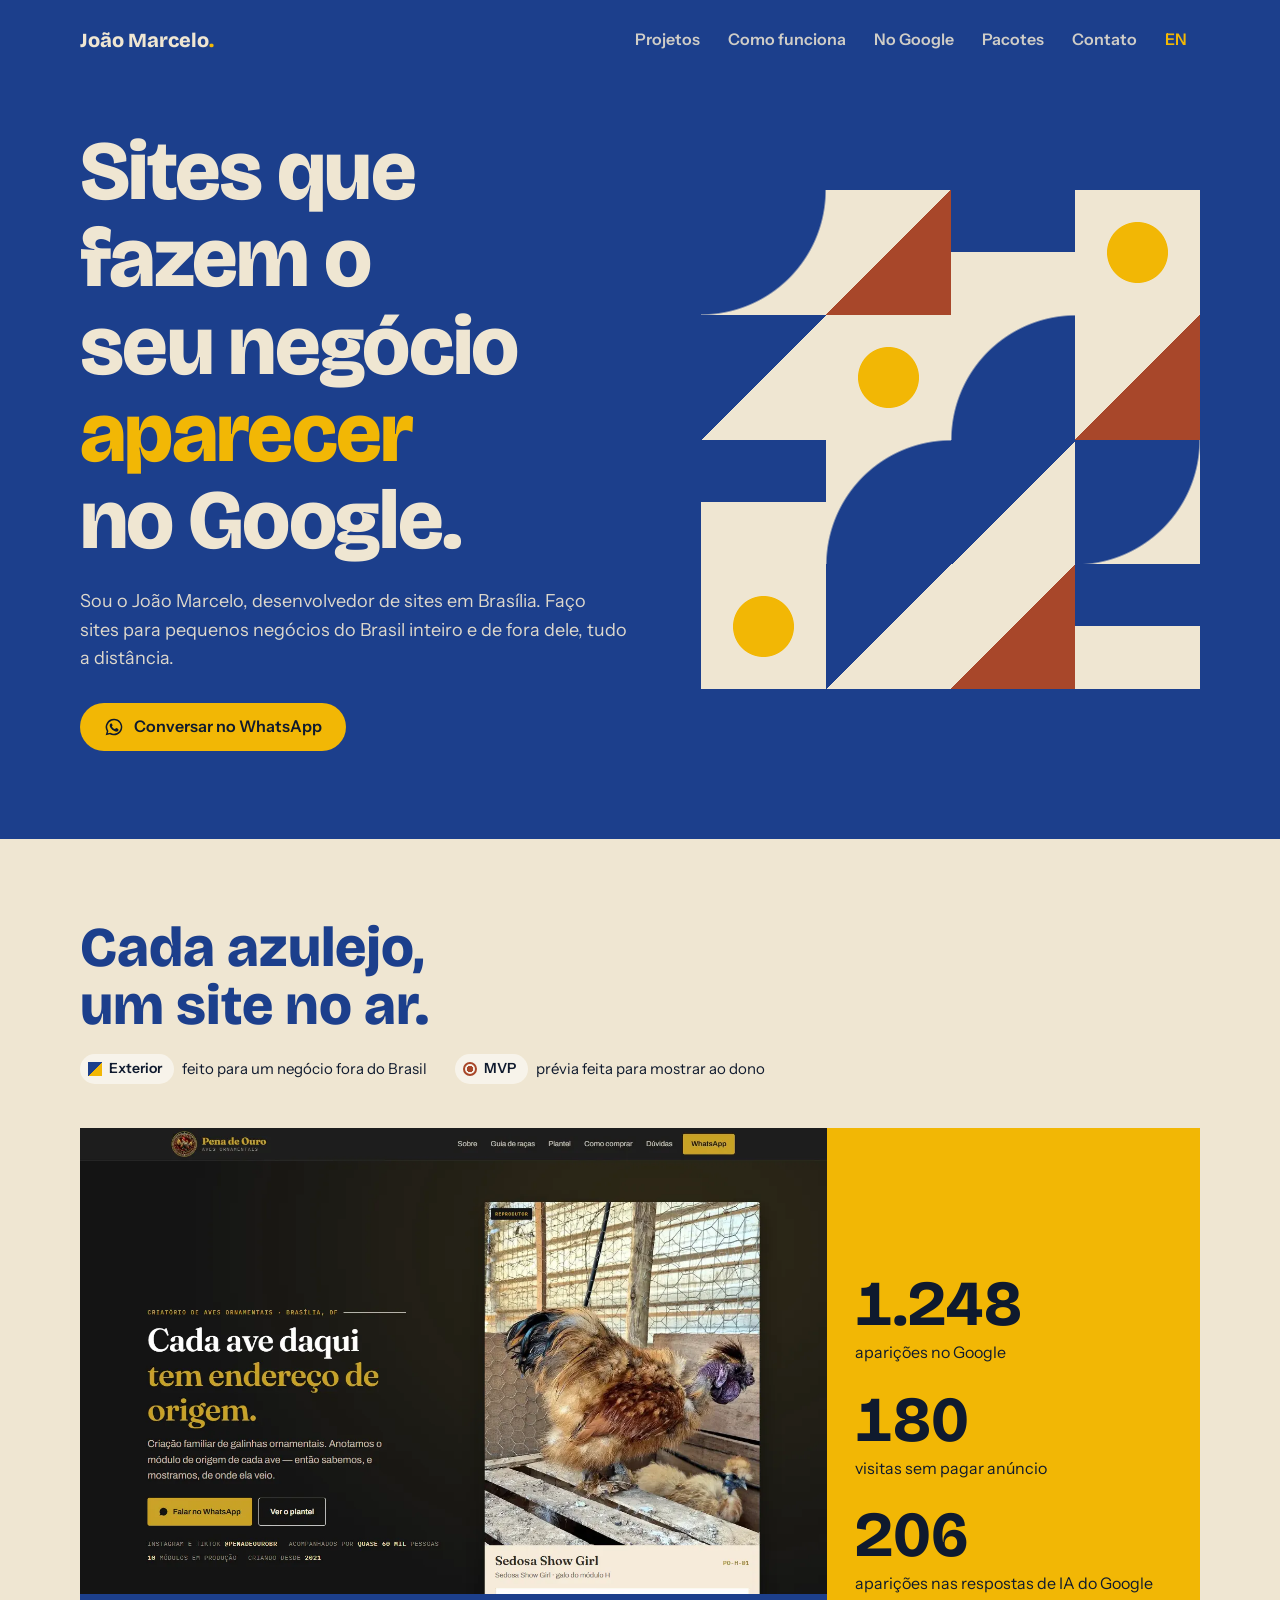
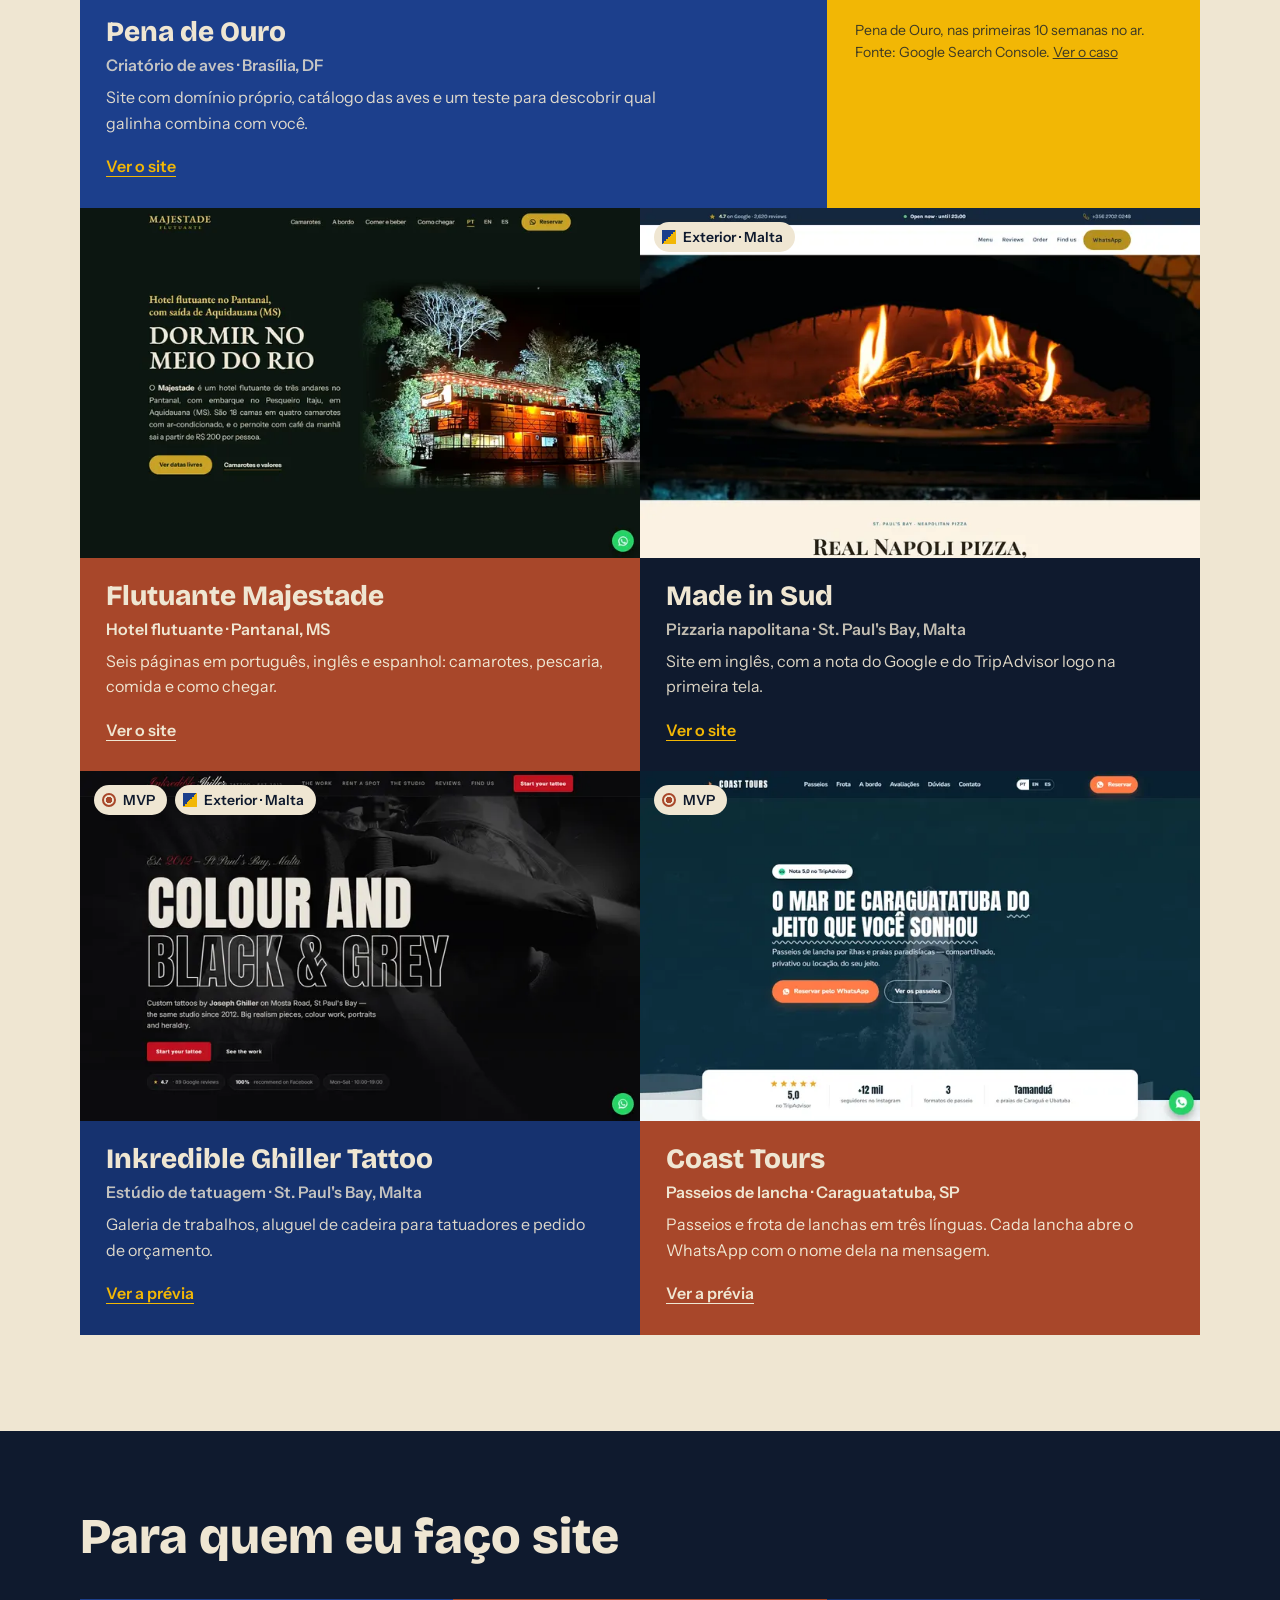
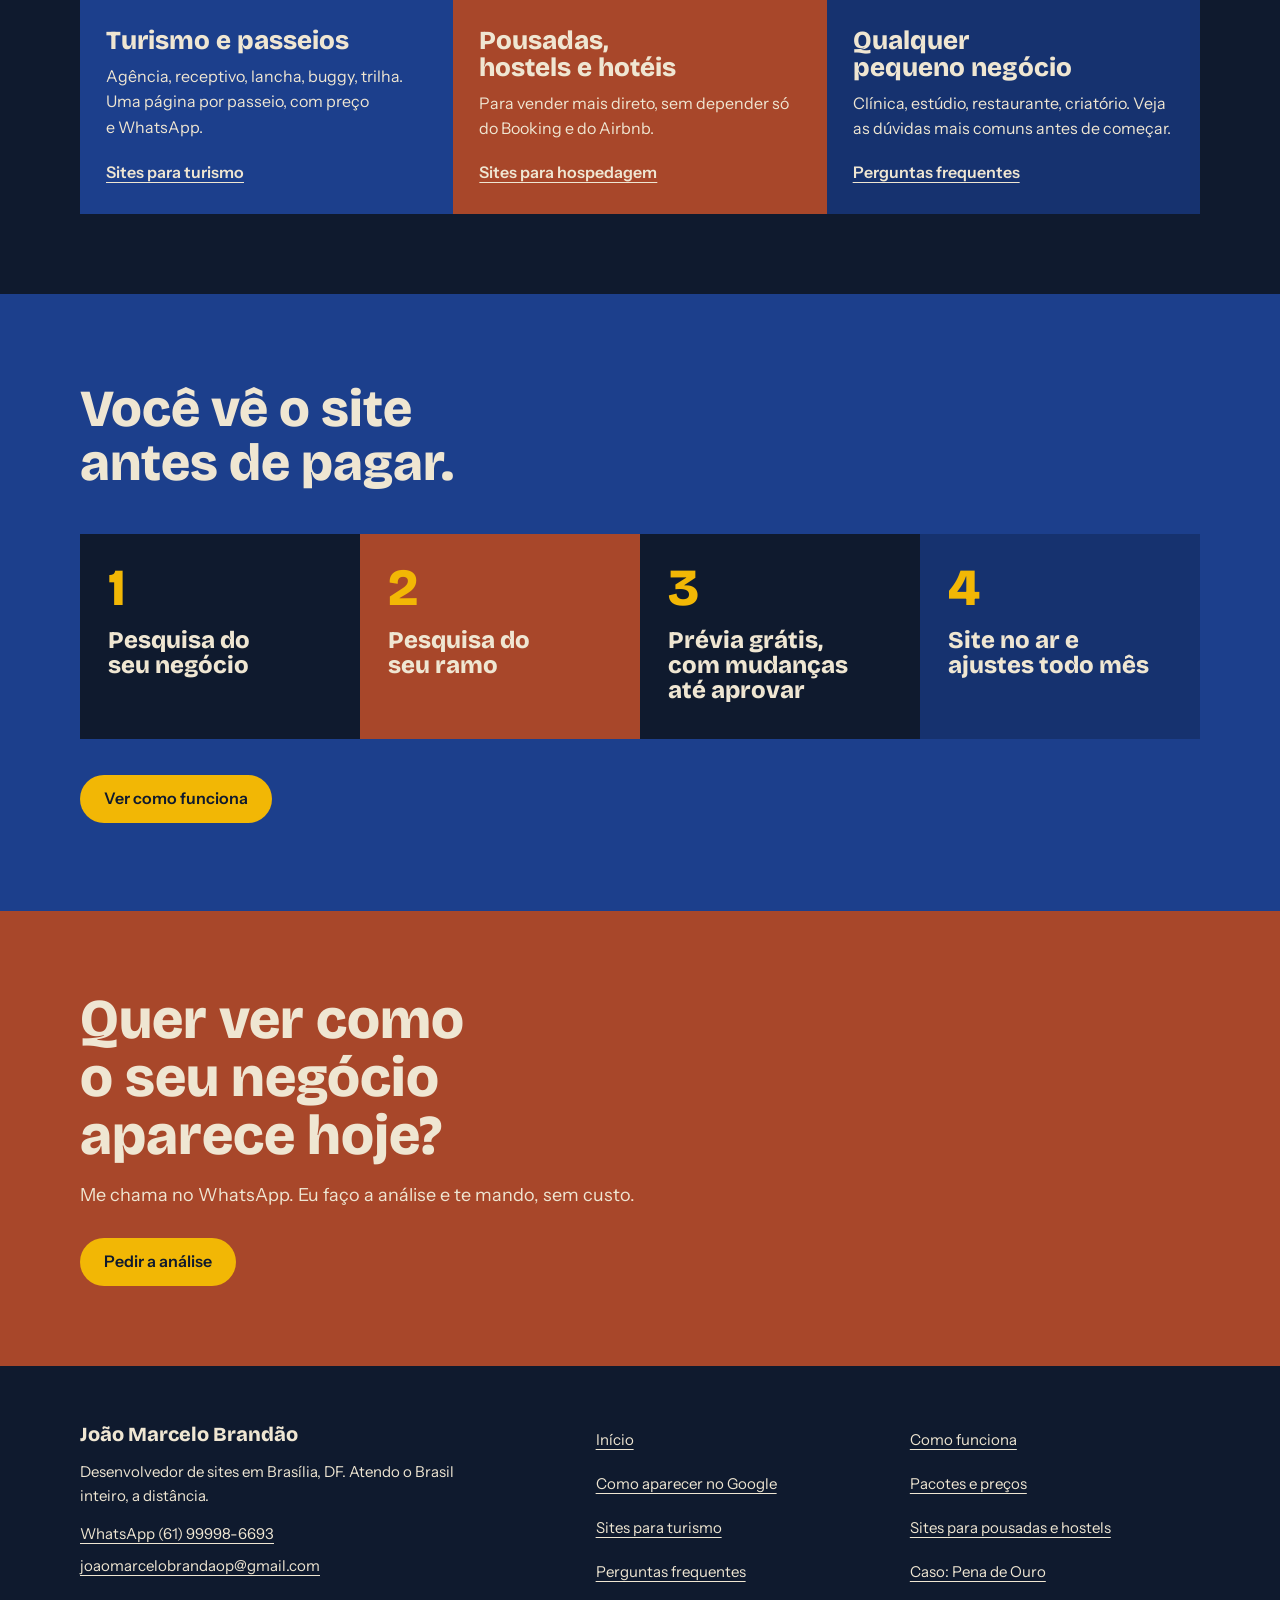
<file: index.html>
<!doctype html>
<html lang="pt-BR">
<head>
<meta charset="utf-8">
<meta name="viewport" content="width=device-width,initial-scale=1">
<title>Criação de sites para pequenos negócios · João Marcelo, Brasília</title>
<meta name="description" content="Sites para pequenos negócios do Brasil inteiro, prontos para o Google e para as respostas de IA. Você vê a prévia grátis antes de pagar. João Marcelo, desenvolvedor em Brasília.">
<link rel="icon" href="data:image/svg+xml,%3Csvg xmlns=%27http://www.w3.org/2000/svg%27 viewBox=%270 0 32 32%27%3E%3Crect width=%2732%27 height=%2732%27 fill=%27%23EFE6D2%27/%3E%3Cpath d=%27M0 0h32L0 32z%27 fill=%27%231C3F8C%27/%3E%3Ccircle cx=%2722%27 cy=%2722%27 r=%276%27 fill=%27%23F2B705%27/%3E%3C/svg%3E">
<meta property="og:title" content="Criação de sites para pequenos negócios · João Marcelo, Brasília">
<meta property="og:description" content="Sites para pequenos negócios do Brasil inteiro, prontos para o Google e para as respostas de IA. Você vê a prévia grátis antes de pagar. João Marcelo, desenvolvedor em Brasília.">
<meta property="og:type" content="website">
<meta property="og:locale" content="pt_BR">
<meta property="og:url" content="https://sitesjm.vercel.app/">
<meta property="og:image" content="https://sitesjm.vercel.app/img/og-sitesjm.png">
<meta name="theme-color" content="#1C3F8C">
<link rel="canonical" href="https://sitesjm.vercel.app/">
<link rel="alternate" hreflang="pt-BR" href="index.html">
<link rel="alternate" hreflang="en" href="en/index.html">
<link rel="alternate" hreflang="x-default" href="index.html">
<link rel="preload" href="fontes/bricolage-grotesque.woff2" as="font" type="font/woff2" crossorigin>
<meta name="google-site-verification" content="8ZKzTC0B5Ihp3Thubr1nm3-XYQKCFO49eeLTrexm690" />
<script type="application/ld+json">
{
 "@context": "https://schema.org",
 "@graph": [
  {
   "@type": "WebSite",
   "@id": "https://sitesjm.vercel.app/#site",
   "url": "https://sitesjm.vercel.app/",
   "name": "João Marcelo · Sites para pequenos negócios",
   "inLanguage": [
    "pt-BR",
    "en"
   ],
   "publisher": {
    "@id": "https://sitesjm.vercel.app/#negocio"
   }
  },
  {
   "@type": "Person",
   "@id": "https://sitesjm.vercel.app/#joao",
   "name": "João Marcelo Brandão",
   "jobTitle": "Desenvolvedor de sites",
   "worksFor": {
    "@id": "https://sitesjm.vercel.app/#negocio"
   },
   "address": {
    "@type": "PostalAddress",
    "addressLocality": "Brasília",
    "addressRegion": "DF",
    "addressCountry": "BR"
   },
   "knowsLanguage": [
    "pt-BR",
    "en"
   ],
   "knowsAbout": [
    "Criação de sites",
    "SEO",
    "SEO local",
    "Otimização para respostas de IA",
    "Sites para turismo",
    "Sites para hospedagem"
   ]
  },
  {
   "@type": "ProfessionalService",
   "@id": "https://sitesjm.vercel.app/#negocio",
   "name": "João Marcelo · Sites para pequenos negócios",
   "url": "https://sitesjm.vercel.app/",
   "founder": {
    "@id": "https://sitesjm.vercel.app/#joao"
   },
   "description": "Criação de sites para pequenos negócios, prontos para aparecer no Google e nas respostas de IA. Prévia grátis antes de pagar. Atendimento a distância, para todo o Brasil e o exterior.",
   "telephone": "+55 61 99998-6693",
   "email": "joaomarcelobrandaop@gmail.com",
   "image": "https://sitesjm.vercel.app/img/og-sitesjm.png",
   "priceRange": "R$ 0 – R$ 2.100",
   "address": {
    "@type": "PostalAddress",
    "addressLocality": "Brasília",
    "addressRegion": "DF",
    "addressCountry": "BR"
   },
   "areaServed": [
    {
     "@type": "Country",
     "name": "Brasil"
    },
    {
     "@type": "Country",
     "name": "Malta"
    }
   ],
   "hasOfferCatalog": {
    "@type": "OfferCatalog",
    "name": "Pacotes de site",
    "itemListElement": [
     {
      "@type": "Offer",
      "name": "Essencial",
      "price": "900",
      "priceCurrency": "BRL",
      "description": "Site de uma página longa. Mais R$ 100 por mês.",
      "url": "https://sitesjm.vercel.app/pacotes.html"
     },
     {
      "@type": "Offer",
      "name": "Profissional",
      "price": "1500",
      "priceCurrency": "BRL",
      "description": "Site com até 5 páginas, uma por serviço. Mais R$ 80 por mês.",
      "url": "https://sitesjm.vercel.app/pacotes.html"
     },
     {
      "@type": "Offer",
      "name": "Completo",
      "price": "2100",
      "priceCurrency": "BRL",
      "description": "Site com várias páginas e até 3 línguas. 3 meses sem mensalidade, depois R$ 80 por mês.",
      "url": "https://sitesjm.vercel.app/pacotes.html"
     },
     {
      "@type": "Offer",
      "name": "Assinatura",
      "price": "0",
      "priceCurrency": "BRL",
      "description": "Site de uma página sem entrada, por R$ 149 por mês, com fidelidade de 12 meses.",
      "url": "https://sitesjm.vercel.app/pacotes.html"
     }
    ]
   },
   "makesOffer": [
    {
     "@type": "Offer",
     "itemOffered": {
      "@id": "https://sitesjm.vercel.app/sites-para-turismo.html#servico"
     }
    },
    {
     "@type": "Offer",
     "itemOffered": {
      "@id": "https://sitesjm.vercel.app/sites-para-hospedagem.html#servico"
     }
    }
   ]
  }
 ]
}
</script>
<link rel="stylesheet" href="estilo.css">
</head>
<body>
<a class="pular" href="#conteudo">Pular para o conteúdo</a>

<header class="wrap topo">
  <a class="marca" href="#">João Marcelo<span>.</span></a>
  <nav><a href="#projetos">Projetos</a><a href="como-funciona.html">Como funciona</a><a href="google.html">No Google</a><a href="pacotes.html">Pacotes</a><a href="#contato">Contato</a><a class="lingua" href="en/index.html" lang="en" hreflang="en">EN</a></nav>
</header>

<main id="conteudo">
<section class="wrap hero">
  <div>
    <h1>Sites que fazem o seu negócio <em>aparecer</em> no Google.</h1>
    <p>Sou o João Marcelo, desenvolvedor de sites em Brasília. Faço sites para pequenos negócios do Brasil inteiro e de fora dele, tudo a distância.</p>
    <a class="btn" data-wa="hero" href="#">
      <svg viewBox="0 0 24 24" fill="currentColor" aria-hidden="true"><path d="M12 2a10 10 0 0 0-8.6 15.1L2 22l5-1.3A10 10 0 1 0 12 2Zm0 18.2a8.2 8.2 0 0 1-4.2-1.2l-.3-.2-3 .8.8-2.9-.2-.3A8.2 8.2 0 1 1 12 20.2Zm4.5-6.1c-.2-.1-1.5-.7-1.7-.8-.2-.1-.4-.1-.6.1l-.8 1c-.1.2-.3.2-.5.1a6.7 6.7 0 0 1-3.3-2.9c-.3-.4.2-.4.7-1.3.1-.2 0-.3 0-.4l-.8-1.8c-.2-.5-.4-.4-.6-.4h-.5a1 1 0 0 0-.7.3 3 3 0 0 0-.9 2.2 5.2 5.2 0 0 0 1.1 2.7 11.8 11.8 0 0 0 4.5 4c1.7.7 2.3.8 3.2.6.5-.1 1.5-.6 1.7-1.2.2-.6.2-1.1.2-1.2-.1-.1-.3-.2-.5-.3Z"/></svg>
      Conversar no WhatsApp</a>
  </div>
  <div class="painel" aria-hidden="true">
    <i class="az q1" style="--i:0"></i><i class="az t2" style="--i:1"></i><i class="az h1" style="--i:2"></i><i class="az c1" style="--i:3"></i>
    <i class="az t1" style="--i:4"></i><i class="az c1" style="--i:5"></i><i class="az q2" style="--i:6"></i><i class="az t2" style="--i:7"></i>
    <i class="az h1" style="--i:8"></i><i class="az q2" style="--i:9"></i><i class="az t1" style="--i:10"></i><i class="az q1" style="--i:11"></i>
    <i class="az c1" style="--i:12"></i><i class="az t1" style="--i:13"></i><i class="az t2" style="--i:14"></i><i class="az h1" style="--i:15"></i>
  </div>
</section>

<section class="projetos" id="projetos">
  <div class="wrap">
    <h2>Cada azulejo, um site no ar.</h2>
    <div class="legenda">
      <span><b class="selo ext"><i></i>Exterior</b> feito para um negócio fora do Brasil</span>
      <span><b class="selo mvp"><i></i>MVP</b> prévia feita para mostrar ao dono</span>
    </div>

    <div class="grade">
      <a class="proj grande cor-azul" href="https://criatoriopenadeouro.com.br" target="_blank" rel="noopener">
        <div class="foto"><img src="img/pena-de-ouro-1440.webp" srcset="img/pena-de-ouro-720.webp 720w, img/pena-de-ouro-1440.webp 1440w" sizes="(max-width:860px) 100vw, 760px" width="1440" height="900" alt="Primeira tela do site do Pena de Ouro, com uma galinha ornamental"></div>
        <div class="info">
          <h3>Pena de Ouro</h3>
          <span class="onde">Criatório de aves · Brasília, DF</span>
          <p>Site com domínio próprio, catálogo das aves e um teste para descobrir qual galinha combina com você.</p>
          <span class="ver">Ver o site<span class="sr"> (abre em outra aba)</span></span>
        </div>
      </a>
      <div class="numeros">
        <div><strong>1.248</strong><span>aparições no Google</span></div>
        <div><strong>180</strong><span>visitas sem pagar anúncio</span></div>
        <div><strong>206</strong><span>aparições nas respostas de IA do Google</span></div>
        <small>Pena de Ouro, nas primeiras 10 semanas no ar. Fonte: Google Search Console. <a href="caso-pena-de-ouro.html">Ver o caso</a></small>
      </div>

      <a class="proj cor-terra" href="https://flutuantemajestade.com.br/" target="_blank" rel="noopener">
        <div class="foto"><img src="img/majestade-1440.webp" srcset="img/majestade-720.webp 720w, img/majestade-1440.webp 1440w" sizes="(max-width:860px) 100vw, 570px" width="1440" height="900" loading="lazy" alt="Primeira tela do site do Majestade, um hotel flutuante iluminado à noite no rio"></div>
        <div class="info">
          <h3>Flutuante Majestade</h3>
          <span class="onde">Hotel flutuante · Pantanal, MS</span>
          <p>Seis páginas em português, inglês e espanhol: camarotes, pescaria, comida e como chegar.</p>
          <span class="ver">Ver o site<span class="sr"> (abre em outra aba)</span></span>
        </div>
      </a>

      <a class="proj cor-noite" href="https://made-in-sud.vercel.app" target="_blank" rel="noopener">
        <div class="foto"><img src="img/made-in-sud-1440.webp" srcset="img/made-in-sud-720.webp 720w, img/made-in-sud-1440.webp 1440w" sizes="(max-width:860px) 100vw, 570px" width="1440" height="900" loading="lazy" alt="Primeira tela do site da Made in Sud, com o forno a lenha aceso">
          <div class="marcas"><b class="selo ext"><i></i>Exterior · Malta</b></div></div>
        <div class="info">
          <h3>Made in Sud</h3>
          <span class="onde">Pizzaria napolitana · St. Paul's Bay, Malta</span>
          <p>Site em inglês, com a nota do Google e do TripAdvisor logo na primeira tela.</p>
          <span class="ver">Ver o site<span class="sr"> (abre em outra aba)</span></span>
        </div>
      </a>

      <a class="proj cor-azulesc" href="https://inkredibel-ghiller-tattoo-malta.vercel.app" target="_blank" rel="noopener">
        <div class="foto"><img src="img/ghiller-1440.webp" srcset="img/ghiller-720.webp 720w, img/ghiller-1440.webp 1440w" sizes="(max-width:860px) 100vw, 570px" width="1440" height="900" loading="lazy" alt="Primeira tela do site do Inkredible Ghiller Tattoo, em preto e branco">
          <div class="marcas"><b class="selo mvp"><i></i>MVP</b><b class="selo ext"><i></i>Exterior · Malta</b></div></div>
        <div class="info">
          <h3>Inkredible Ghiller Tattoo</h3>
          <span class="onde">Estúdio de tatuagem · St. Paul's Bay, Malta</span>
          <p>Galeria de trabalhos, aluguel de cadeira para tatuadores e pedido de orçamento.</p>
          <span class="ver">Ver a prévia<span class="sr"> (abre em outra aba)</span></span>
        </div>
      </a>

      <a class="proj cor-terra" href="https://coast-tours.vercel.app" target="_blank" rel="noopener">
        <div class="foto"><img src="img/coast-tours-1440.webp" srcset="img/coast-tours-720.webp 720w, img/coast-tours-1440.webp 1440w" sizes="(max-width:860px) 100vw, 570px" width="1440" height="900" loading="lazy" alt="Primeira tela do site da Coast Tours, com o mar de Caraguatatuba">
          <div class="marcas"><b class="selo mvp"><i></i>MVP</b></div></div>
        <div class="info">
          <h3>Coast Tours</h3>
          <span class="onde">Passeios de lancha · Caraguatatuba, SP</span>
          <p>Passeios e frota de lanchas em três línguas. Cada lancha abre o WhatsApp com o nome dela na mensagem.</p>
          <span class="ver">Ver a prévia<span class="sr"> (abre em outra aba)</span></span>
        </div>
      </a>
    </div>
  </div>
</section>

<section class="paraquem">
  <div class="wrap">
    <h2>Para quem eu faço site</h2>
    <div class="cards">
      <a class="card" href="sites-para-turismo.html"><h3>Turismo e passeios</h3><p>Agência, receptivo, lancha, buggy, trilha. Uma página por passeio, com preço e WhatsApp.</p><span class="ver">Sites para turismo</span></a>
      <a class="card" href="sites-para-hospedagem.html"><h3>Pousadas, hostels e hotéis</h3><p>Para vender mais direto, sem depender só do Booking e do Airbnb.</p><span class="ver">Sites para hospedagem</span></a>
      <a class="card" href="perguntas-frequentes.html"><h3>Qualquer pequeno negócio</h3><p>Clínica, estúdio, restaurante, criatório. Veja as dúvidas mais comuns antes de começar.</p><span class="ver">Perguntas frequentes</span></a>
    </div>
  </div>
</section>

<section class="como" id="como">
  <div class="wrap">
    <h2>Você vê o site antes de pagar.</h2>
    <ol class="passos passos-4">
      <li><h3>Pesquisa do seu negócio</h3></li>
      <li><h3>Pesquisa do seu ramo</h3></li>
      <li><h3>Prévia grátis, com mudanças até aprovar</h3></li>
      <li><h3>Site no ar e ajustes todo mês</h3></li>
    </ol>
    <a class="btn" href="como-funciona.html">Ver como funciona</a>
  </div>
</section>

<section class="contato" id="contato">
  <div class="wrap">
    <h2>Quer ver como o seu negócio aparece hoje?</h2>
    <p>Me chama no WhatsApp. Eu faço a análise e te mando, sem custo.</p>
    <a class="btn" data-wa="contato" href="#">Pedir a análise</a>
  </div>
</section>
</main>

<footer class="rodape">
  <div class="wrap rodape-g">
    <div>
      <p class="r-nome">João Marcelo Brandão</p>
      <p>Desenvolvedor de sites em Brasília, DF. Atendo o Brasil inteiro, a distância.</p>
      <p><a href="https://wa.me/5561999986693">WhatsApp (61) 99998-6693</a><br><a href="mailto:joaomarcelobrandaop@gmail.com">joaomarcelobrandaop@gmail.com</a></p>
    </div>
    <nav aria-label="Páginas do site">
      <a href="index.html">Início</a>
      <a href="como-funciona.html">Como funciona</a>
      <a href="google.html">Como aparecer no Google</a>
      <a href="pacotes.html">Pacotes e preços</a>
      <a href="sites-para-turismo.html">Sites para turismo</a>
      <a href="sites-para-hospedagem.html">Sites para pousadas e hostels</a>
      <a href="perguntas-frequentes.html">Perguntas frequentes</a>
      <a href="caso-pena-de-ouro.html">Caso: Pena de Ouro</a>
    </nav>
  </div>
</footer>

<script>
/* ===== CONFIG: dados que você pode editar ===== */
const CONFIG = {
  whatsapp: "5561999986693",
  mensagens: {
    hero: "Oi, João! Vi seu portfólio e quero conversar sobre um site.",
    contato: "Oi, João! Quero a análise de como o meu negócio aparece no Google. Meu negócio é:"
  }
};

/* ===== INTEGRACOES: tudo desligado. Ligar só com banner de consentimento (regra 8). ===== */
const INTEGRACOES = {
  ga4: { ligado: false, id: "" },
  pixel: { ligado: false, id: "" }
};

document.querySelectorAll("[data-wa]").forEach(a => {
  const msg = CONFIG.mensagens[a.dataset.wa] || "";
  a.href = "https://wa.me/" + CONFIG.whatsapp + "?text=" + encodeURIComponent(msg);
  a.target = "_blank"; a.rel = "noopener";
});
</script>
</body>
</html>
</file>
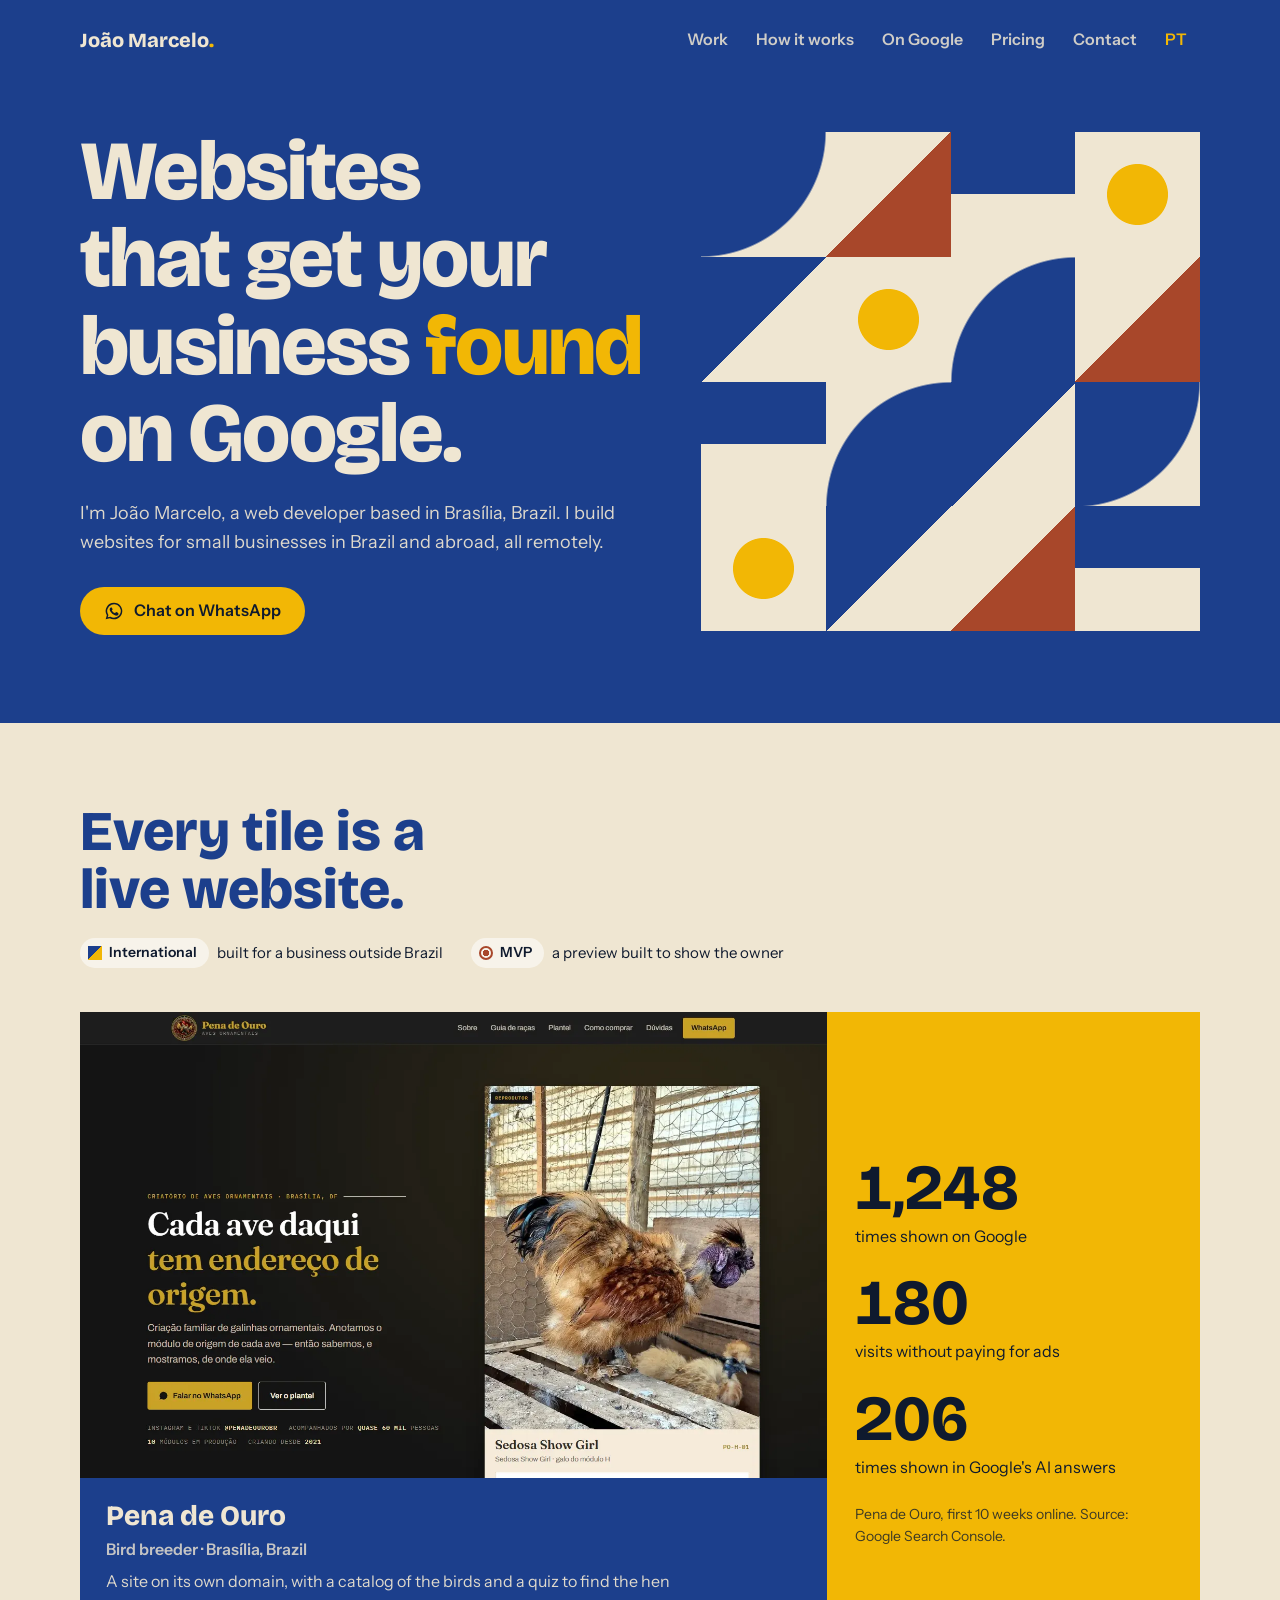
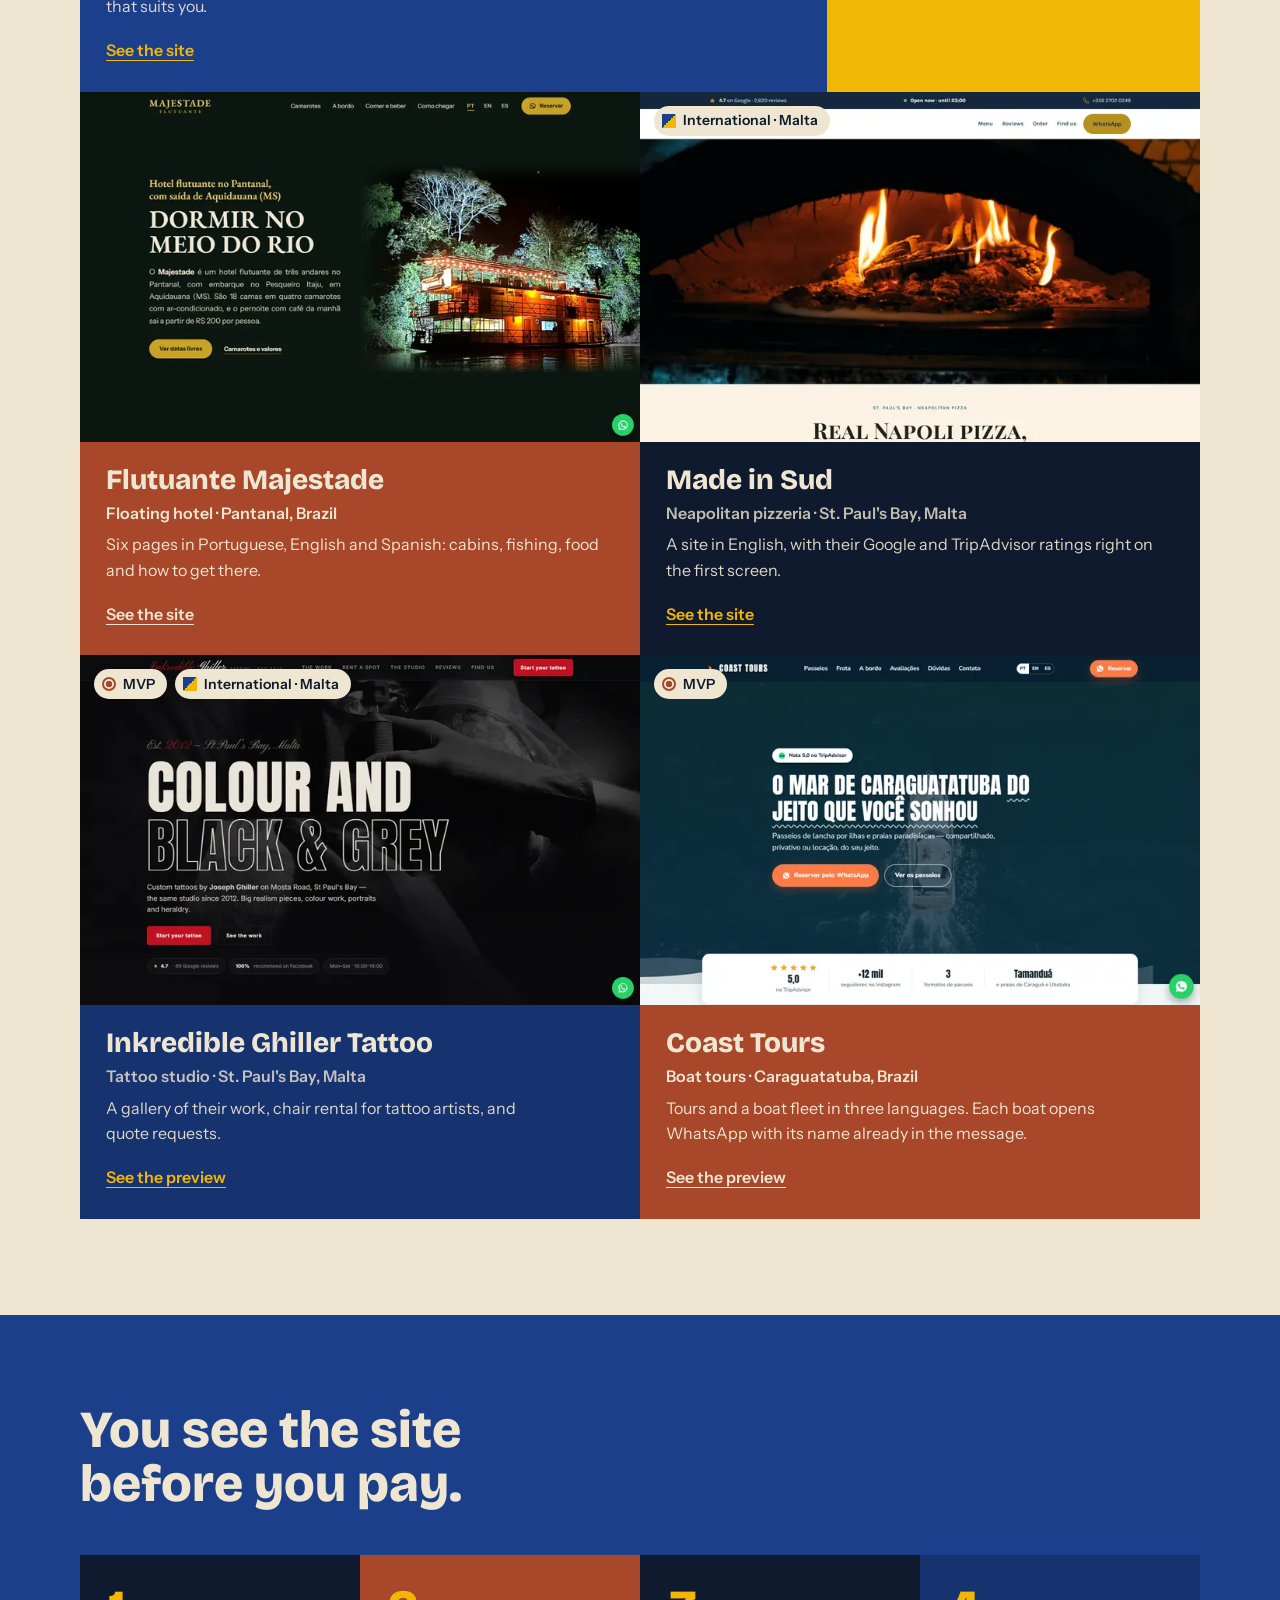
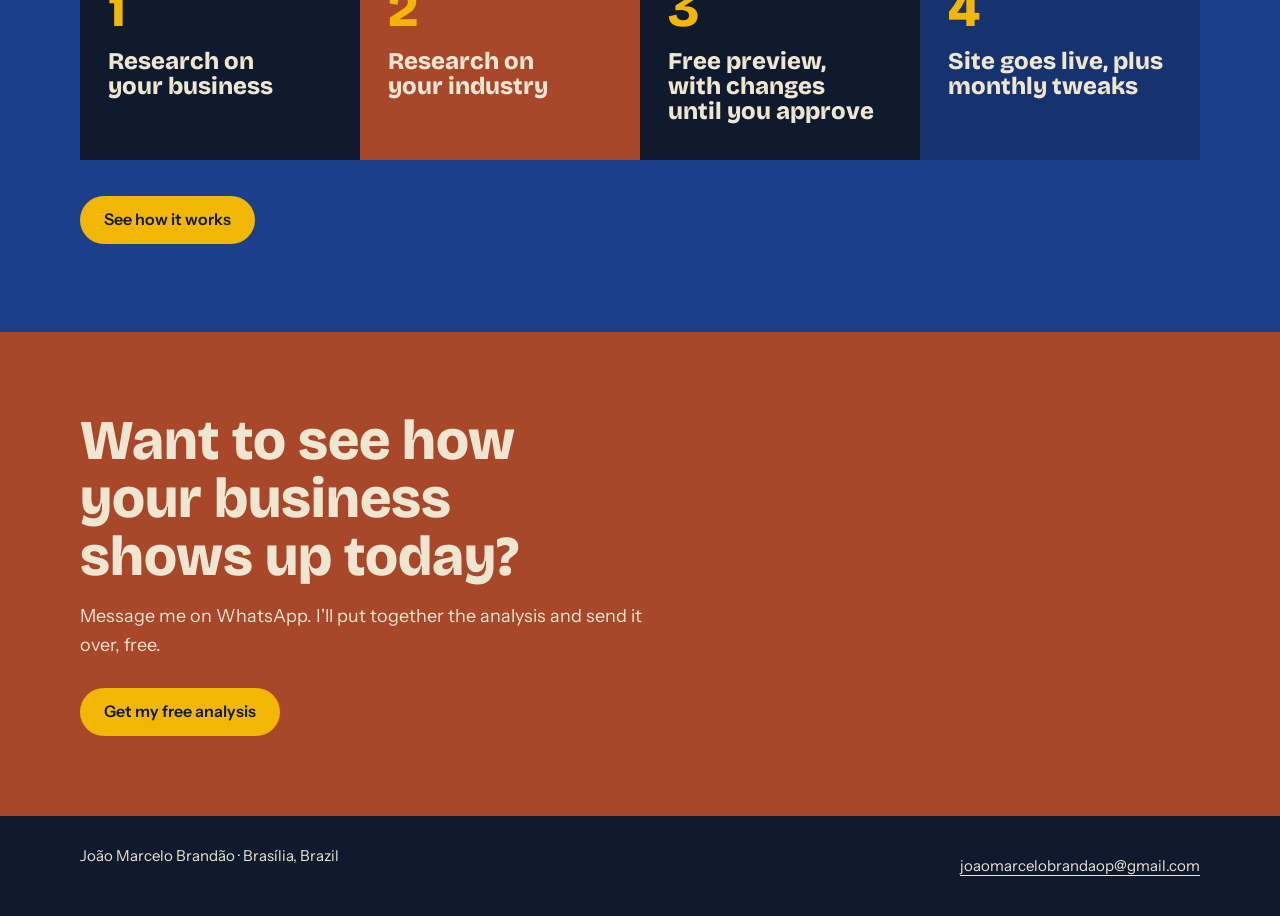
<file: en/index.html>
<!doctype html>
<html lang="en">
<head>
<meta charset="utf-8">
<meta name="viewport" content="width=device-width,initial-scale=1">
<title>João Marcelo · Websites for small businesses</title>
<meta name="description" content="João Marcelo, web developer based in Brasília, Brazil. Websites for small businesses in Brazil and abroad, built to get found on Google.">
<link rel="icon" href="data:image/svg+xml,%3Csvg xmlns=%27http://www.w3.org/2000/svg%27 viewBox=%270 0 32 32%27%3E%3Crect width=%2732%27 height=%2732%27 fill=%27%23EFE6D2%27/%3E%3Cpath d=%27M0 0h32L0 32z%27 fill=%27%231C3F8C%27/%3E%3Ccircle cx=%2722%27 cy=%2722%27 r=%276%27 fill=%27%23F2B705%27/%3E%3C/svg%3E">
<meta property="og:title" content="João Marcelo · Websites for small businesses">
<meta property="og:description" content="João Marcelo, web developer based in Brasília, Brazil. Websites for small businesses in Brazil and abroad, built to get found on Google.">
<meta property="og:type" content="website">
<meta property="og:locale" content="en_US">
<meta property="og:url" content="https://sitesjm.vercel.app/en/index.html">
<meta property="og:image" content="https://sitesjm.vercel.app/img/og-sitesjm.png">
<meta name="theme-color" content="#1C3F8C">
<link rel="canonical" href="https://sitesjm.vercel.app/en/index.html">
<link rel="alternate" hreflang="pt-BR" href="../index.html">
<link rel="alternate" hreflang="en" href="index.html">
<link rel="alternate" hreflang="x-default" href="../index.html">
<link rel="preload" href="../fontes/bricolage-grotesque.woff2" as="font" type="font/woff2" crossorigin>
<script type="application/ld+json">
{
 "@context": "https://schema.org",
 "@type": "ProfessionalService",
 "name": "João Marcelo · Websites for small businesses",
 "url": "https://sitesjm.vercel.app/en/index.html",
 "founder": {
  "@type": "Person",
  "name": "João Marcelo Brandão"
 },
 "description": "Websites for small businesses, built to show up on Google and in AI answers. Fully remote.",
 "telephone": "+55 61 99998-6693",
 "email": "joaomarcelobrandaop@gmail.com",
 "address": {
  "@type": "PostalAddress",
  "addressLocality": "Brasília",
  "addressRegion": "DF",
  "addressCountry": "BR"
 },
 "areaServed": {
  "@type": "Country",
  "name": "Brasil"
 },
 "knowsLanguage": [
  "pt-BR",
  "en"
 ]
}
</script>
<link rel="stylesheet" href="../estilo.css">
</head>
<body>
<a class="pular" href="#conteudo">Skip to content</a>

<header class="wrap topo">
  <a class="marca" href="#">João Marcelo<span>.</span></a>
  <nav><a href="#projetos">Work</a><a href="how-it-works.html">How it works</a><a href="google.html">On Google</a><a href="pricing.html">Pricing</a><a href="#contato">Contact</a><a class="lingua" href="../index.html" lang="pt-BR" hreflang="pt-BR">PT</a></nav>
</header>

<main id="conteudo">
<section class="wrap hero">
  <div>
    <h1>Websites that get your business <em>found</em> on Google.</h1>
    <p>I'm João Marcelo, a web developer based in Brasília, Brazil. I build websites for small businesses in Brazil and abroad, all remotely.</p>
    <a class="btn" data-wa="hero" href="#">
      <svg viewBox="0 0 24 24" fill="currentColor" aria-hidden="true"><path d="M12 2a10 10 0 0 0-8.6 15.1L2 22l5-1.3A10 10 0 1 0 12 2Zm0 18.2a8.2 8.2 0 0 1-4.2-1.2l-.3-.2-3 .8.8-2.9-.2-.3A8.2 8.2 0 1 1 12 20.2Zm4.5-6.1c-.2-.1-1.5-.7-1.7-.8-.2-.1-.4-.1-.6.1l-.8 1c-.1.2-.3.2-.5.1a6.7 6.7 0 0 1-3.3-2.9c-.3-.4.2-.4.7-1.3.1-.2 0-.3 0-.4l-.8-1.8c-.2-.5-.4-.4-.6-.4h-.5a1 1 0 0 0-.7.3 3 3 0 0 0-.9 2.2 5.2 5.2 0 0 0 1.1 2.7 11.8 11.8 0 0 0 4.5 4c1.7.7 2.3.8 3.2.6.5-.1 1.5-.6 1.7-1.2.2-.6.2-1.1.2-1.2-.1-.1-.3-.2-.5-.3Z"/></svg>
      Chat on WhatsApp</a>
  </div>
  <div class="painel" aria-hidden="true">
    <i class="az q1" style="--i:0"></i><i class="az t2" style="--i:1"></i><i class="az h1" style="--i:2"></i><i class="az c1" style="--i:3"></i>
    <i class="az t1" style="--i:4"></i><i class="az c1" style="--i:5"></i><i class="az q2" style="--i:6"></i><i class="az t2" style="--i:7"></i>
    <i class="az h1" style="--i:8"></i><i class="az q2" style="--i:9"></i><i class="az t1" style="--i:10"></i><i class="az q1" style="--i:11"></i>
    <i class="az c1" style="--i:12"></i><i class="az t1" style="--i:13"></i><i class="az t2" style="--i:14"></i><i class="az h1" style="--i:15"></i>
  </div>
</section>

<section class="projetos" id="projetos">
  <div class="wrap">
    <h2>Every tile is a live website.</h2>
    <div class="legenda">
      <span><b class="selo ext"><i></i>International</b> built for a business outside Brazil</span>
      <span><b class="selo mvp"><i></i>MVP</b> a preview built to show the owner</span>
    </div>

    <div class="grade">
      <a class="proj grande cor-azul" href="https://criatoriopenadeouro.com.br" target="_blank" rel="noopener">
        <div class="foto"><img src="../img/pena-de-ouro-1440.webp" srcset="../img/pena-de-ouro-720.webp 720w, ../img/pena-de-ouro-1440.webp 1440w" sizes="(max-width:860px) 100vw, 760px" width="1440" height="900" alt="First screen of the Pena de Ouro website, showing an ornamental hen"></div>
        <div class="info">
          <h3>Pena de Ouro</h3>
          <span class="onde">Bird breeder · Brasília, Brazil</span>
          <p>A site on its own domain, with a catalog of the birds and a quiz to find the hen that suits you.</p>
          <span class="ver">See the site<span class="sr"> (opens in a new tab)</span></span>
        </div>
      </a>
      <div class="numeros">
        <div><strong>1,248</strong><span>times shown on Google</span></div>
        <div><strong>180</strong><span>visits without paying for ads</span></div>
        <div><strong>206</strong><span>times shown in Google's AI answers</span></div>
        <small>Pena de Ouro, first 10 weeks online. Source: Google Search Console.</small>
      </div>

      <a class="proj cor-terra" href="https://flutuantemajestade.com.br/" target="_blank" rel="noopener">
        <div class="foto"><img src="../img/majestade-1440.webp" srcset="../img/majestade-720.webp 720w, ../img/majestade-1440.webp 1440w" sizes="(max-width:860px) 100vw, 570px" width="1440" height="900" loading="lazy" alt="First screen of the Majestade website, a floating hotel lit up at night on the river"></div>
        <div class="info">
          <h3>Flutuante Majestade</h3>
          <span class="onde">Floating hotel · Pantanal, Brazil</span>
          <p>Six pages in Portuguese, English and Spanish: cabins, fishing, food and how to get there.</p>
          <span class="ver">See the site<span class="sr"> (opens in a new tab)</span></span>
        </div>
      </a>

      <a class="proj cor-noite" href="https://made-in-sud.vercel.app" target="_blank" rel="noopener">
        <div class="foto"><img src="../img/made-in-sud-1440.webp" srcset="../img/made-in-sud-720.webp 720w, ../img/made-in-sud-1440.webp 1440w" sizes="(max-width:860px) 100vw, 570px" width="1440" height="900" loading="lazy" alt="First screen of the Made in Sud website, with the wood-fired oven burning">
          <div class="marcas"><b class="selo ext"><i></i>International · Malta</b></div></div>
        <div class="info">
          <h3>Made in Sud</h3>
          <span class="onde">Neapolitan pizzeria · St. Paul's Bay, Malta</span>
          <p>A site in English, with their Google and TripAdvisor ratings right on the first screen.</p>
          <span class="ver">See the site<span class="sr"> (opens in a new tab)</span></span>
        </div>
      </a>

      <a class="proj cor-azulesc" href="https://inkredibel-ghiller-tattoo-malta.vercel.app" target="_blank" rel="noopener">
        <div class="foto"><img src="../img/ghiller-1440.webp" srcset="../img/ghiller-720.webp 720w, ../img/ghiller-1440.webp 1440w" sizes="(max-width:860px) 100vw, 570px" width="1440" height="900" loading="lazy" alt="First screen of the Inkredible Ghiller Tattoo website, in black and white">
          <div class="marcas"><b class="selo mvp"><i></i>MVP</b><b class="selo ext"><i></i>International · Malta</b></div></div>
        <div class="info">
          <h3>Inkredible Ghiller Tattoo</h3>
          <span class="onde">Tattoo studio · St. Paul's Bay, Malta</span>
          <p>A gallery of their work, chair rental for tattoo artists, and quote requests.</p>
          <span class="ver">See the preview<span class="sr"> (opens in a new tab)</span></span>
        </div>
      </a>

      <a class="proj cor-terra" href="https://coast-tours.vercel.app" target="_blank" rel="noopener">
        <div class="foto"><img src="../img/coast-tours-1440.webp" srcset="../img/coast-tours-720.webp 720w, ../img/coast-tours-1440.webp 1440w" sizes="(max-width:860px) 100vw, 570px" width="1440" height="900" loading="lazy" alt="First screen of the Coast Tours website, with the sea at Caraguatatuba">
          <div class="marcas"><b class="selo mvp"><i></i>MVP</b></div></div>
        <div class="info">
          <h3>Coast Tours</h3>
          <span class="onde">Boat tours · Caraguatatuba, Brazil</span>
          <p>Tours and a boat fleet in three languages. Each boat opens WhatsApp with its name already in the message.</p>
          <span class="ver">See the preview<span class="sr"> (opens in a new tab)</span></span>
        </div>
      </a>
    </div>
  </div>
</section>

<section class="como" id="como">
  <div class="wrap">
    <h2>You see the site before you pay.</h2>
    <ol class="passos passos-4">
      <li><h3>Research on your business</h3></li>
      <li><h3>Research on your industry</h3></li>
      <li><h3>Free preview, with changes until you approve</h3></li>
      <li><h3>Site goes live, plus monthly tweaks</h3></li>
    </ol>
    <a class="btn" href="how-it-works.html">See how it works</a>
  </div>
</section>

<section class="contato" id="contato">
  <div class="wrap">
    <h2>Want to see how your business shows up today?</h2>
    <p>Message me on WhatsApp. I'll put together the analysis and send it over, free.</p>
    <a class="btn" data-wa="contato" href="#">Get my free analysis</a>
  </div>
</section>
</main>

<footer class="rodape">
  <div class="wrap">
    <span>João Marcelo Brandão · Brasília, Brazil</span>
    <a href="mailto:joaomarcelobrandaop@gmail.com">joaomarcelobrandaop@gmail.com</a>
  </div>
</footer>

<script>
/* ===== CONFIG: dados que você pode editar ===== */
const CONFIG = {
  whatsapp: "5561999986693",
  mensagens: {
    hero: "Hi João! I saw your portfolio and I'd like to talk about a website.",
    contato: "Hi João! I'd like the free analysis of how my business shows up on Google. My business is:"
  }
};

/* ===== INTEGRACOES: tudo desligado. Ligar só com banner de consentimento (regra 8). ===== */
const INTEGRACOES = {
  ga4: { ligado: false, id: "" },
  pixel: { ligado: false, id: "" }
};

document.querySelectorAll("[data-wa]").forEach(a => {
  const msg = CONFIG.mensagens[a.dataset.wa] || "";
  a.href = "https://wa.me/" + CONFIG.whatsapp + "?text=" + encodeURIComponent(msg);
  a.target = "_blank"; a.rel = "noopener";
});
</script>
</body>
</html>
</file>
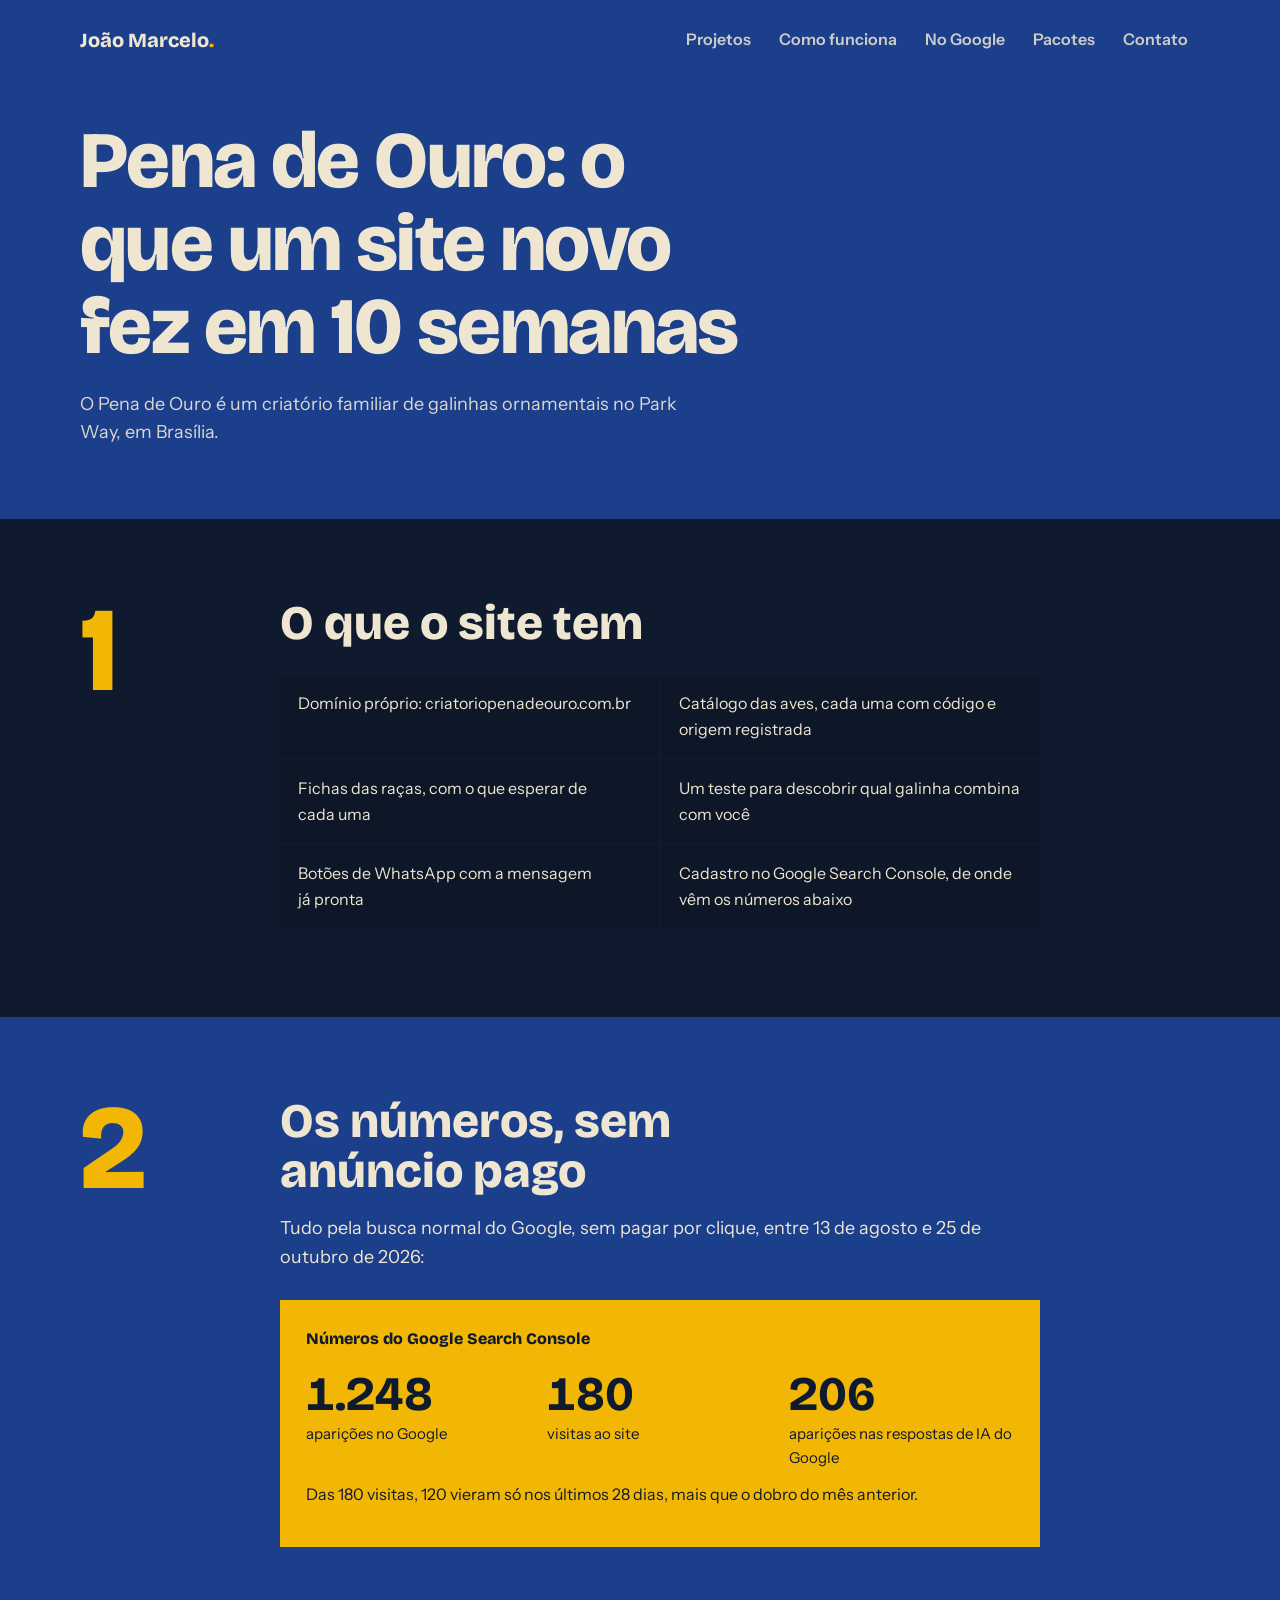
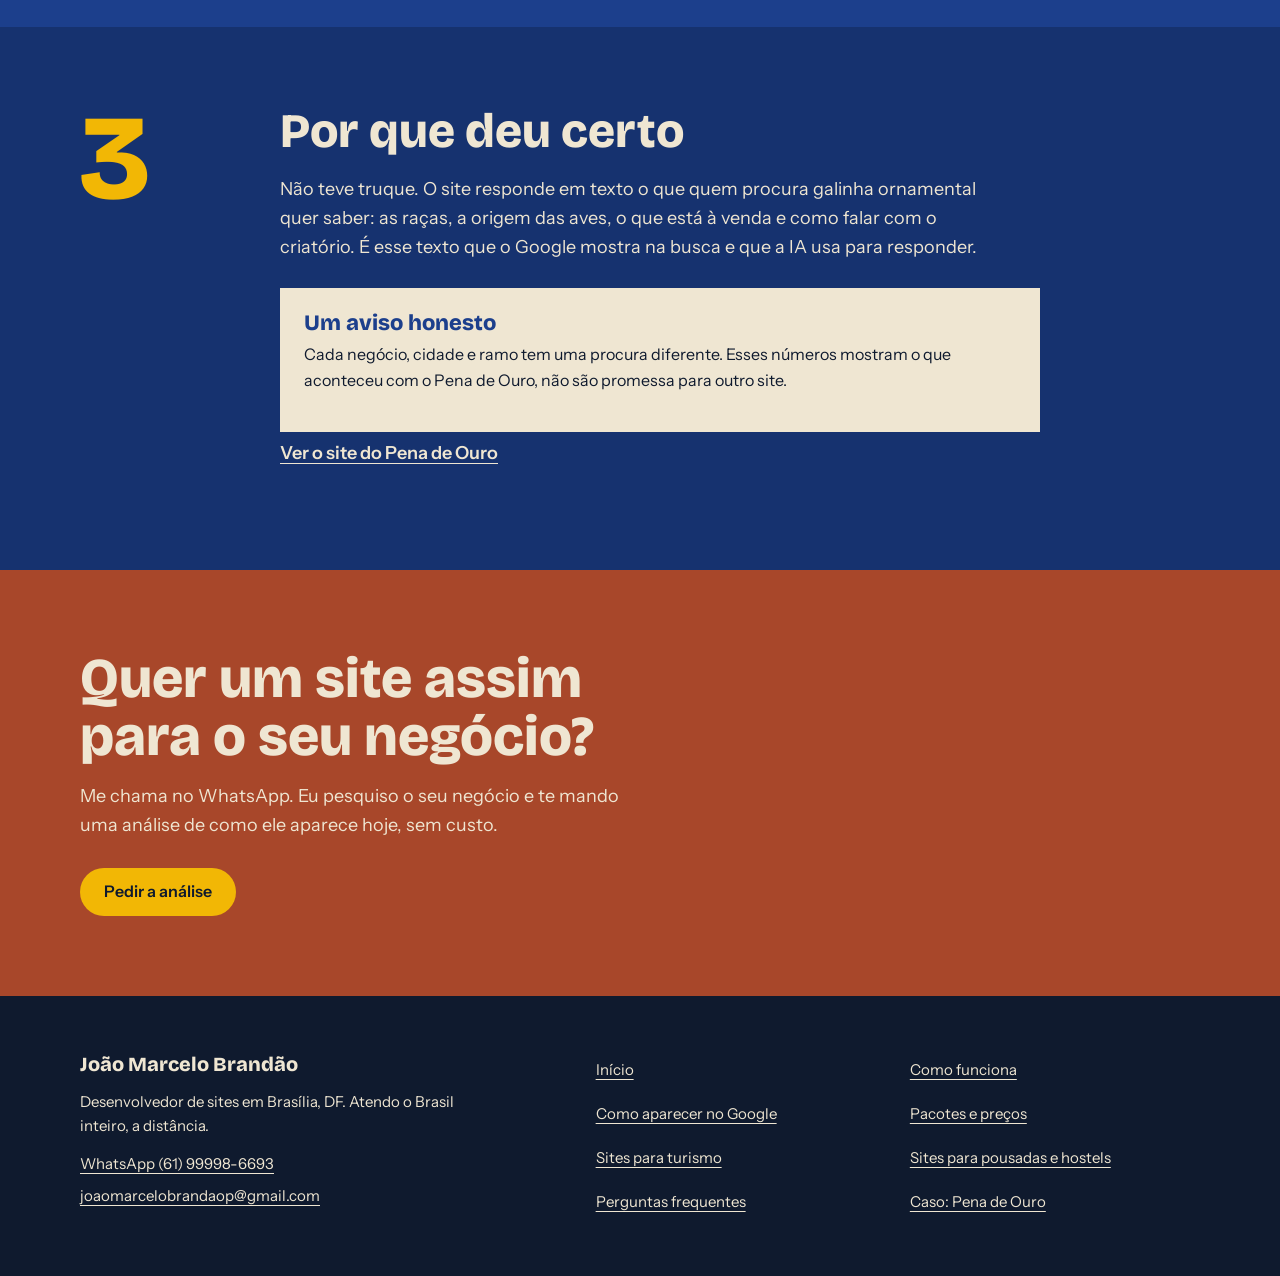
<file: caso-pena-de-ouro.html>
<!doctype html>
<html lang="pt-BR">
<head>
<meta charset="utf-8">
<meta name="viewport" content="width=device-width,initial-scale=1">
<title>Pena de Ouro: o que um site novo fez em 10 semanas · João Marcelo</title>
<meta name="description" content="Caso real: o site do criatório Pena de Ouro, em Brasília, apareceu 1.248 vezes no Google e 206 vezes nas respostas de IA do Google em 10 semanas, sem anúncio pago.">
<link rel="icon" href="data:image/svg+xml,%3Csvg xmlns=%27http://www.w3.org/2000/svg%27 viewBox=%270 0 32 32%27%3E%3Crect width=%2732%27 height=%2732%27 fill=%27%23EFE6D2%27/%3E%3Cpath d=%27M0 0h32L0 32z%27 fill=%27%231C3F8C%27/%3E%3Ccircle cx=%2722%27 cy=%2722%27 r=%276%27 fill=%27%23F2B705%27/%3E%3C/svg%3E">
<meta property="og:title" content="Pena de Ouro: o que um site novo fez em 10 semanas · João Marcelo">
<meta property="og:description" content="Caso real: o site do criatório Pena de Ouro, em Brasília, apareceu 1.248 vezes no Google e 206 vezes nas respostas de IA do Google em 10 semanas, sem anúncio pago.">
<meta property="og:type" content="website">
<meta property="og:locale" content="pt_BR">
<meta property="og:url" content="https://sitesjm.vercel.app/caso-pena-de-ouro.html">
<meta property="og:image" content="https://sitesjm.vercel.app/img/og-sitesjm.png">
<meta name="theme-color" content="#1C3F8C">
<link rel="canonical" href="https://sitesjm.vercel.app/caso-pena-de-ouro.html">
<link rel="preload" href="fontes/bricolage-grotesque.woff2" as="font" type="font/woff2" crossorigin>
<script type="application/ld+json">
{
 "@context": "https://schema.org",
 "@graph": [
  {
   "@type": "Article",
   "@id": "https://sitesjm.vercel.app/caso-pena-de-ouro.html#artigo",
   "headline": "Pena de Ouro: o que um site novo fez em 10 semanas",
   "author": {
    "@id": "https://sitesjm.vercel.app/#joao"
   },
   "publisher": {
    "@id": "https://sitesjm.vercel.app/#negocio"
   },
   "datePublished": "2026-11-02",
   "inLanguage": "pt-BR",
   "about": {
    "@type": "Organization",
    "name": "Criatório Pena de Ouro",
    "url": "https://criatoriopenadeouro.com.br"
   }
  },
  {
   "@type": "BreadcrumbList",
   "itemListElement": [
    {
     "@type": "ListItem",
     "position": 1,
     "name": "Início",
     "item": "https://sitesjm.vercel.app/"
    },
    {
     "@type": "ListItem",
     "position": 2,
     "name": "Caso: Pena de Ouro",
     "item": "https://sitesjm.vercel.app/caso-pena-de-ouro.html"
    }
   ]
  }
 ]
}
</script>
<link rel="stylesheet" href="estilo.css">
</head>
<body>
<a class="pular" href="#conteudo">Pular para o conteúdo</a>

<header class="wrap topo">
  <a class="marca" href="index.html">João Marcelo<span>.</span></a>
  <nav><a href="index.html#projetos">Projetos</a><a href="como-funciona.html">Como funciona</a><a href="google.html">No Google</a><a href="pacotes.html">Pacotes</a><a href="#contato">Contato</a></nav>
</header>

<main id="conteudo">
<section class="wrap abre">
  <h1>Pena de Ouro: o que um site novo fez em 10 semanas</h1>
  <p>O Pena de Ouro é um criatório familiar de galinhas ornamentais no Park Way, em Brasília.</p>
</section>

<section class="etapa e1">
  <div class="wrap">
    <span class="n" aria-hidden="true">1</span>
    <div>
      <h2>O que o site tem</h2>
      <ul>
        <li>Domínio próprio: criatoriopenadeouro.com.br</li>
        <li>Catálogo das aves, cada uma com código e origem registrada</li>
        <li>Fichas das raças, com o que esperar de cada uma</li>
        <li>Um teste para descobrir qual galinha combina com você</li>
        <li>Botões de WhatsApp com a mensagem já pronta</li>
        <li>Cadastro no Google Search Console, de onde vêm os números abaixo</li>
      </ul>
    </div>
  </div>
</section>

<section class="etapa e4">
  <div class="wrap">
    <span class="n" aria-hidden="true">2</span>
    <div>
      <h2>Os números, sem anúncio pago</h2>
      <p>Tudo pela busca normal do Google, sem pagar por clique, entre 13 de agosto e 25 de outubro de 2026:</p>
      <div class="real">
        <p class="real-t">Números do Google Search Console</p>
        <div class="real-n">
          <div><strong>1.248</strong><span>aparições no Google</span></div>
          <div><strong>180</strong><span>visitas ao site</span></div>
          <div><strong>206</strong><span>aparições nas respostas de IA do Google</span></div>
        </div>
        <p>Das 180 visitas, 120 vieram só nos últimos 28 dias, mais que o dobro do mês anterior.</p>
      </div>
    </div>
  </div>
</section>

<section class="etapa e2">
  <div class="wrap">
    <span class="n" aria-hidden="true">3</span>
    <div>
      <h2>Por que deu certo</h2>
      <p>Não teve truque. O site responde em texto o que quem procura galinha ornamental quer saber: as raças, a origem das aves, o que está à venda e como falar com o criatório. É esse texto que o Google mostra na busca e que a IA usa para responder.</p>
      <div class="exemplo">
        <h3>Um aviso honesto</h3>
        <p>Cada negócio, cidade e ramo tem uma procura diferente. Esses números mostram o que aconteceu com o Pena de Ouro, não são promessa para outro site.</p>
      </div>
      <p><a class="link-claro" href="https://criatoriopenadeouro.com.br" rel="noopener">Ver o site do Pena de Ouro</a></p>
    </div>
  </div>
</section>

<section class="contato" id="contato">
  <div class="wrap">
    <h2>Quer um site assim para o seu negócio?</h2>
    <p>Me chama no WhatsApp. Eu pesquiso o seu negócio e te mando uma análise de como ele aparece hoje, sem custo.</p>
    <a class="btn" data-wa="caso" href="#">Pedir a análise</a>
  </div>
</section>
</main>

<footer class="rodape">
  <div class="wrap rodape-g">
    <div>
      <p class="r-nome">João Marcelo Brandão</p>
      <p>Desenvolvedor de sites em Brasília, DF. Atendo o Brasil inteiro, a distância.</p>
      <p><a href="https://wa.me/5561999986693">WhatsApp (61) 99998-6693</a><br><a href="mailto:joaomarcelobrandaop@gmail.com">joaomarcelobrandaop@gmail.com</a></p>
    </div>
    <nav aria-label="Páginas do site">
      <a href="index.html">Início</a>
      <a href="como-funciona.html">Como funciona</a>
      <a href="google.html">Como aparecer no Google</a>
      <a href="pacotes.html">Pacotes e preços</a>
      <a href="sites-para-turismo.html">Sites para turismo</a>
      <a href="sites-para-hospedagem.html">Sites para pousadas e hostels</a>
      <a href="perguntas-frequentes.html">Perguntas frequentes</a>
      <a href="caso-pena-de-ouro.html">Caso: Pena de Ouro</a>
    </nav>
  </div>
</footer>

<script>
/* ===== CONFIG: dados que você pode editar ===== */
const CONFIG = {
  whatsapp: "5561999986693",
  mensagens: {"caso": "Oi, João! Vi o caso do Pena de Ouro e quero um site assim. Meu negócio é:"}
};

/* ===== INTEGRACOES: tudo desligado. Ligar só com banner de consentimento (regra 8). ===== */
const INTEGRACOES = {
  ga4: { ligado: false, id: "" },
  pixel: { ligado: false, id: "" }
};

document.querySelectorAll("[data-wa]").forEach(a => {
  const msg = CONFIG.mensagens[a.dataset.wa] || "";
  a.href = "https://wa.me/" + CONFIG.whatsapp + "?text=" + encodeURIComponent(msg);
  a.target = "_blank"; a.rel = "noopener";
});
</script>
</body>
</html>
</file>
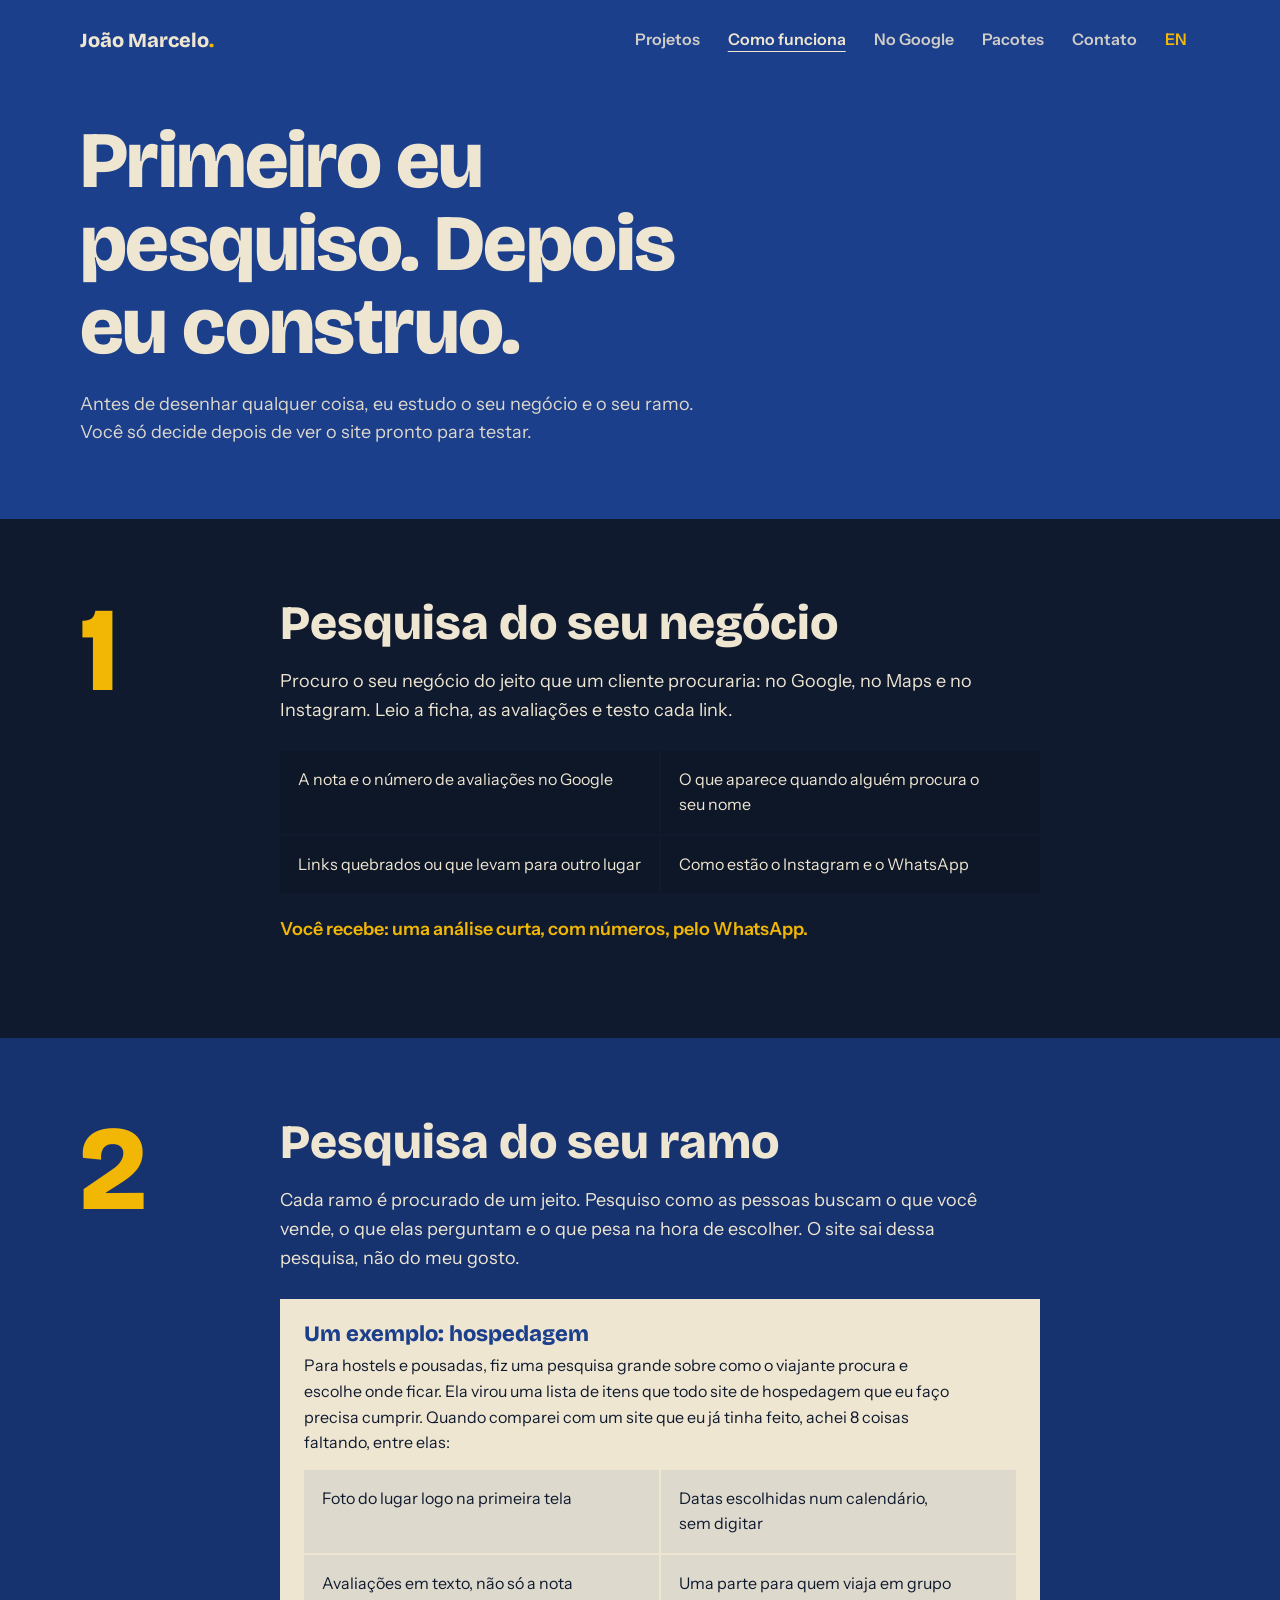
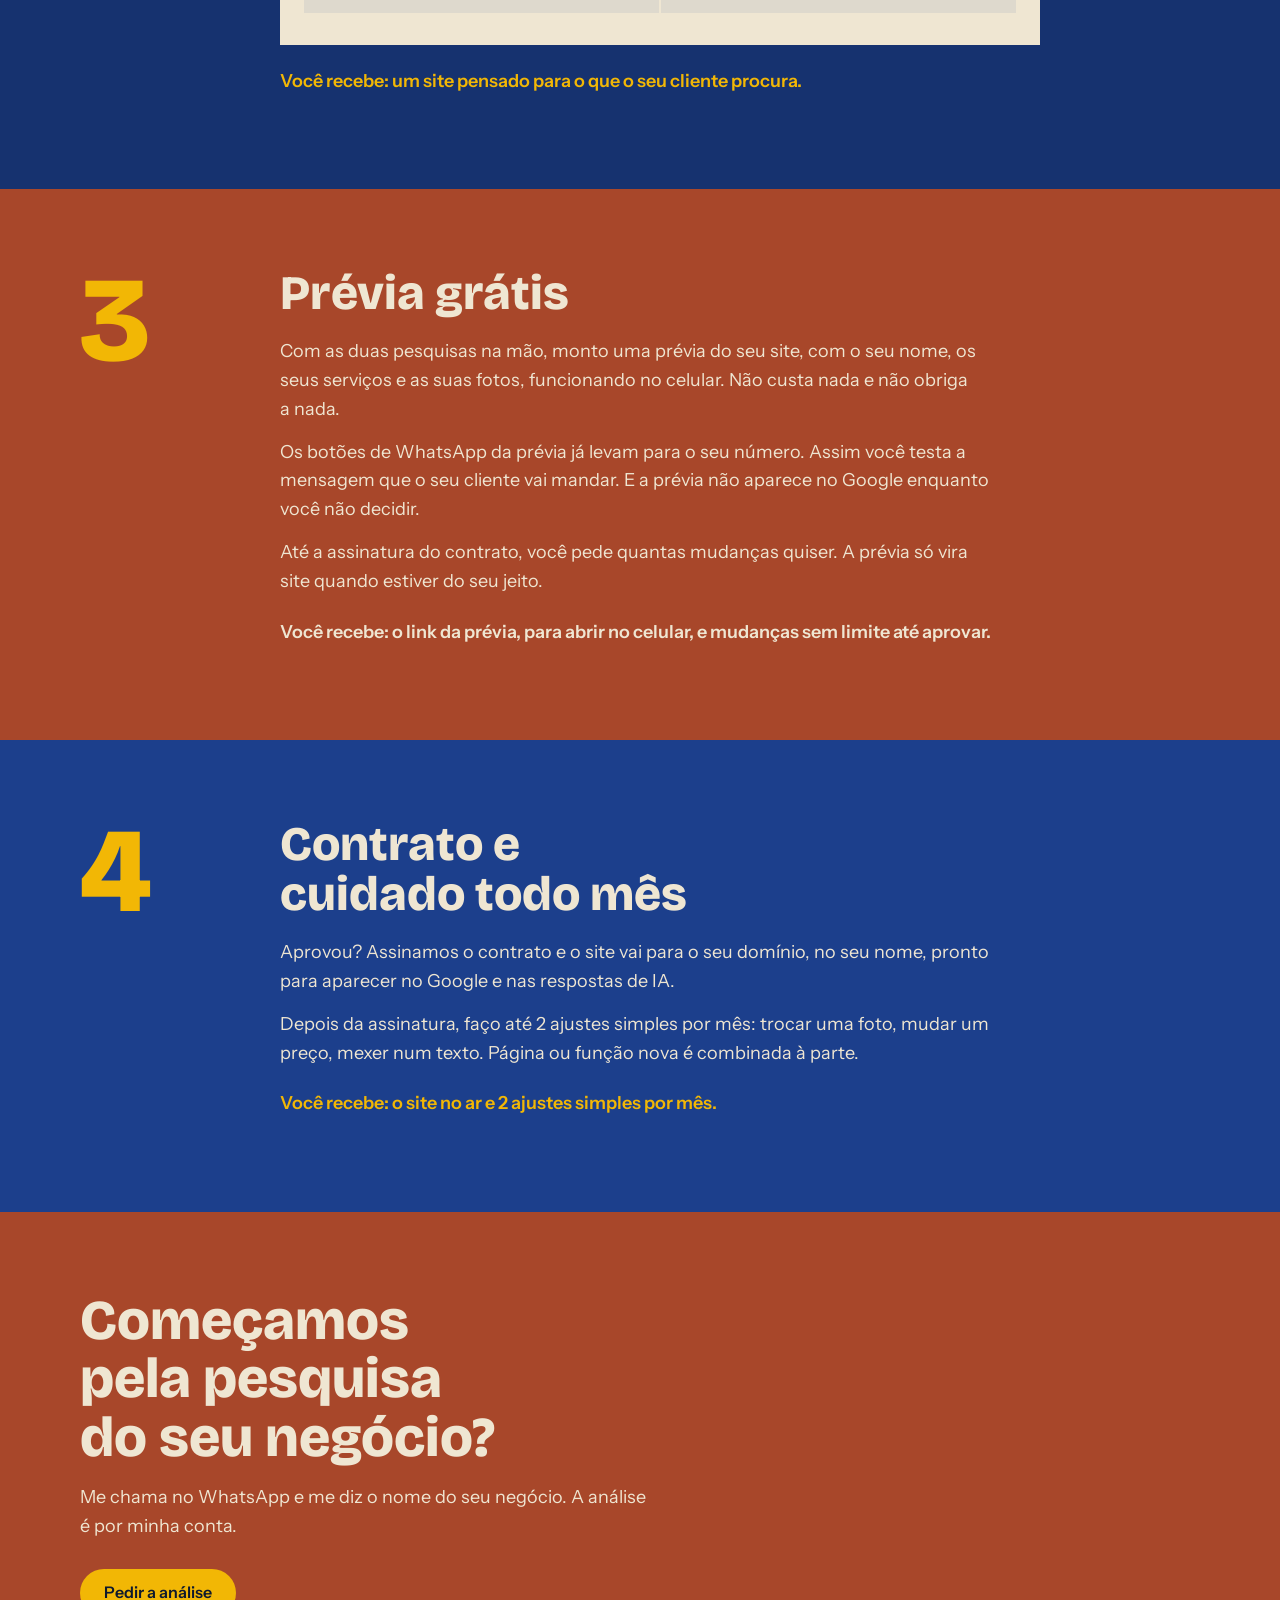
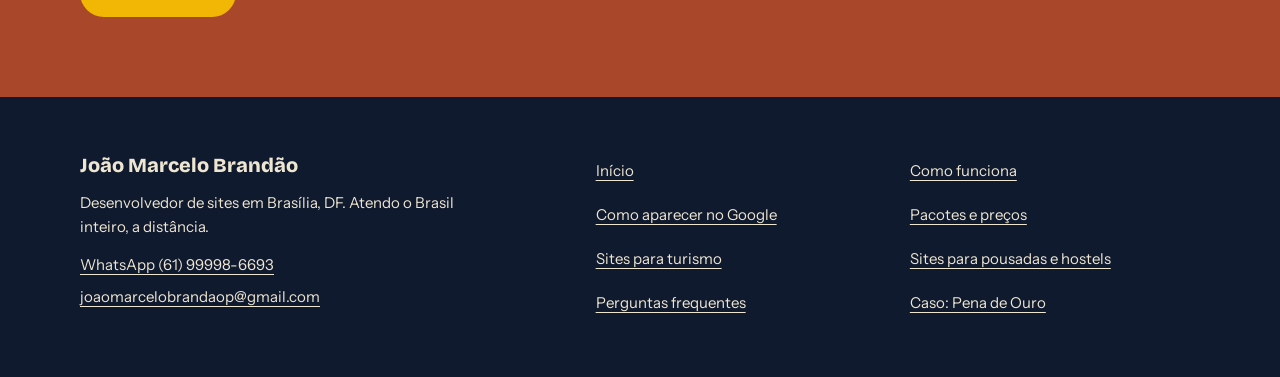
<file: como-funciona.html>
<!doctype html>
<html lang="pt-BR">
<head>
<meta charset="utf-8">
<meta name="viewport" content="width=device-width,initial-scale=1">
<title>Como é feito o seu site, passo a passo · João Marcelo</title>
<meta name="description" content="Como o João Marcelo faz um site: pesquisa do seu negócio, pesquisa do seu ramo, prévia grátis com mudanças até você aprovar e ajustes todo mês depois do contrato.">
<link rel="icon" href="data:image/svg+xml,%3Csvg xmlns=%27http://www.w3.org/2000/svg%27 viewBox=%270 0 32 32%27%3E%3Crect width=%2732%27 height=%2732%27 fill=%27%23EFE6D2%27/%3E%3Cpath d=%27M0 0h32L0 32z%27 fill=%27%231C3F8C%27/%3E%3Ccircle cx=%2722%27 cy=%2722%27 r=%276%27 fill=%27%23F2B705%27/%3E%3C/svg%3E">
<meta property="og:title" content="Como é feito o seu site, passo a passo · João Marcelo">
<meta property="og:description" content="Como o João Marcelo faz um site: pesquisa do seu negócio, pesquisa do seu ramo, prévia grátis com mudanças até você aprovar e ajustes todo mês depois do contrato.">
<meta property="og:type" content="website">
<meta property="og:locale" content="pt_BR">
<meta property="og:url" content="https://sitesjm.vercel.app/como-funciona.html">
<meta property="og:image" content="https://sitesjm.vercel.app/img/og-sitesjm.png">
<meta name="theme-color" content="#1C3F8C">
<link rel="canonical" href="https://sitesjm.vercel.app/como-funciona.html">
<link rel="alternate" hreflang="pt-BR" href="como-funciona.html">
<link rel="alternate" hreflang="en" href="en/how-it-works.html">
<link rel="alternate" hreflang="x-default" href="como-funciona.html">
<link rel="preload" href="fontes/bricolage-grotesque.woff2" as="font" type="font/woff2" crossorigin>
<script type="application/ld+json">
{
 "@context": "https://schema.org",
 "@graph": [
  {
   "@type": "WebPage",
   "@id": "https://sitesjm.vercel.app/como-funciona.html#pagina",
   "url": "https://sitesjm.vercel.app/como-funciona.html",
   "name": "Como é feito o seu site, passo a passo · João Marcelo",
   "isPartOf": {
    "@id": "https://sitesjm.vercel.app/#site"
   },
   "about": {
    "@id": "https://sitesjm.vercel.app/#negocio"
   },
   "inLanguage": "pt-BR"
  },
  {
   "@type": "BreadcrumbList",
   "itemListElement": [
    {
     "@type": "ListItem",
     "position": 1,
     "name": "Início",
     "item": "https://sitesjm.vercel.app/"
    },
    {
     "@type": "ListItem",
     "position": 2,
     "name": "Como funciona",
     "item": "https://sitesjm.vercel.app/como-funciona.html"
    }
   ]
  }
 ]
}
</script>
<link rel="stylesheet" href="estilo.css">
</head>
<body>
<a class="pular" href="#conteudo">Pular para o conteúdo</a>

<header class="wrap topo">
  <a class="marca" href="index.html">João Marcelo<span>.</span></a>
  <nav><a href="index.html#projetos">Projetos</a><a class="ativo" href="como-funciona.html" aria-current="page">Como funciona</a><a href="google.html">No Google</a><a href="pacotes.html">Pacotes</a><a href="#contato">Contato</a><a class="lingua" href="en/how-it-works.html" lang="en" hreflang="en">EN</a></nav>
</header>

<main id="conteudo">
<section class="wrap abre">
  <h1>Primeiro eu pesquiso. Depois eu construo.</h1>
  <p>Antes de desenhar qualquer coisa, eu estudo o seu negócio e o seu ramo. Você só decide depois de ver o site pronto para testar.</p>
</section>

<section class="etapa e1">
  <div class="wrap">
    <span class="n" aria-hidden="true">1</span>
    <div>
      <h2>Pesquisa do seu negócio</h2>
      <p>Procuro o seu negócio do jeito que um cliente procuraria: no Google, no Maps e no Instagram. Leio a ficha, as avaliações e testo cada link.</p>
      <ul>
        <li>A nota e o número de avaliações no Google</li>
        <li>O que aparece quando alguém procura o seu nome</li>
        <li>Links quebrados ou que levam para outro lugar</li>
        <li>Como estão o Instagram e o WhatsApp</li>
      </ul>
      <p class="recebe">Você recebe: uma análise curta, com números, pelo WhatsApp.</p>
    </div>
  </div>
</section>

<section class="etapa e2">
  <div class="wrap">
    <span class="n" aria-hidden="true">2</span>
    <div>
      <h2>Pesquisa do seu ramo</h2>
      <p>Cada ramo é procurado de um jeito. Pesquiso como as pessoas buscam o que você vende, o que elas perguntam e o que pesa na hora de escolher. O site sai dessa pesquisa, não do meu gosto.</p>
      <div class="exemplo">
        <h3>Um exemplo: hospedagem</h3>
        <p>Para hostels e pousadas, fiz uma pesquisa grande sobre como o viajante procura e escolhe onde ficar. Ela virou uma lista de itens que todo site de hospedagem que eu faço precisa cumprir. Quando comparei com um site que eu já tinha feito, achei 8 coisas faltando, entre elas:</p>
        <ul>
          <li>Foto do lugar logo na primeira tela</li>
          <li>Datas escolhidas num calendário, sem digitar</li>
          <li>Avaliações em texto, não só a nota</li>
          <li>Uma parte para quem viaja em grupo</li>
        </ul>
      </div>
      <p class="recebe">Você recebe: um site pensado para o que o seu cliente procura.</p>
    </div>
  </div>
</section>

<section class="etapa e3">
  <div class="wrap">
    <span class="n" aria-hidden="true">3</span>
    <div>
      <h2>Prévia grátis</h2>
      <p>Com as duas pesquisas na mão, monto uma prévia do seu site, com o seu nome, os seus serviços e as suas fotos, funcionando no celular. Não custa nada e não obriga a nada.</p>
      <p>Os botões de WhatsApp da prévia já levam para o seu número. Assim você testa a mensagem que o seu cliente vai mandar. E a prévia não aparece no Google enquanto você não decidir.</p>
      <p>Até a assinatura do contrato, você pede quantas mudanças quiser. A prévia só vira site quando estiver do seu jeito.</p>
      <p class="recebe">Você recebe: o link da prévia, para abrir no celular, e mudanças sem limite até aprovar.</p>
    </div>
  </div>
</section>

<section class="etapa e4">
  <div class="wrap">
    <span class="n" aria-hidden="true">4</span>
    <div>
      <h2>Contrato e cuidado todo mês</h2>
      <p>Aprovou? Assinamos o contrato e o site vai para o seu domínio, no seu nome, pronto para aparecer no Google e nas respostas de IA.</p>
      <p>Depois da assinatura, faço até 2 ajustes simples por mês: trocar uma foto, mudar um preço, mexer num texto. Página ou função nova é combinada à parte.</p>
      <p class="recebe">Você recebe: o site no ar e 2 ajustes simples por mês.</p>
    </div>
  </div>
</section>

<section class="contato" id="contato">
  <div class="wrap">
    <h2>Começamos pela pesquisa do seu negócio?</h2>
    <p>Me chama no WhatsApp e me diz o nome do seu negócio. A análise é por minha conta.</p>
    <a class="btn" data-wa="comoFunciona" href="#">Pedir a análise</a>
  </div>
</section>
</main>

<footer class="rodape">
  <div class="wrap rodape-g">
    <div>
      <p class="r-nome">João Marcelo Brandão</p>
      <p>Desenvolvedor de sites em Brasília, DF. Atendo o Brasil inteiro, a distância.</p>
      <p><a href="https://wa.me/5561999986693">WhatsApp (61) 99998-6693</a><br><a href="mailto:joaomarcelobrandaop@gmail.com">joaomarcelobrandaop@gmail.com</a></p>
    </div>
    <nav aria-label="Páginas do site">
      <a href="index.html">Início</a>
      <a href="como-funciona.html">Como funciona</a>
      <a href="google.html">Como aparecer no Google</a>
      <a href="pacotes.html">Pacotes e preços</a>
      <a href="sites-para-turismo.html">Sites para turismo</a>
      <a href="sites-para-hospedagem.html">Sites para pousadas e hostels</a>
      <a href="perguntas-frequentes.html">Perguntas frequentes</a>
      <a href="caso-pena-de-ouro.html">Caso: Pena de Ouro</a>
    </nav>
  </div>
</footer>

<script>
/* ===== CONFIG: dados que você pode editar ===== */
const CONFIG = {
  whatsapp: "5561999986693",
  mensagens: {
    comoFunciona: "Oi, João! Li como funciona o seu trabalho e quero a análise do meu negócio. O nome é:"
  }
};

/* ===== INTEGRACOES: tudo desligado. Ligar só com banner de consentimento (regra 8). ===== */
const INTEGRACOES = {
  ga4: { ligado: false, id: "" },
  pixel: { ligado: false, id: "" }
};

document.querySelectorAll("[data-wa]").forEach(a => {
  const msg = CONFIG.mensagens[a.dataset.wa] || "";
  a.href = "https://wa.me/" + CONFIG.whatsapp + "?text=" + encodeURIComponent(msg);
  a.target = "_blank"; a.rel = "noopener";
});
</script>
</body>
</html>
</file>
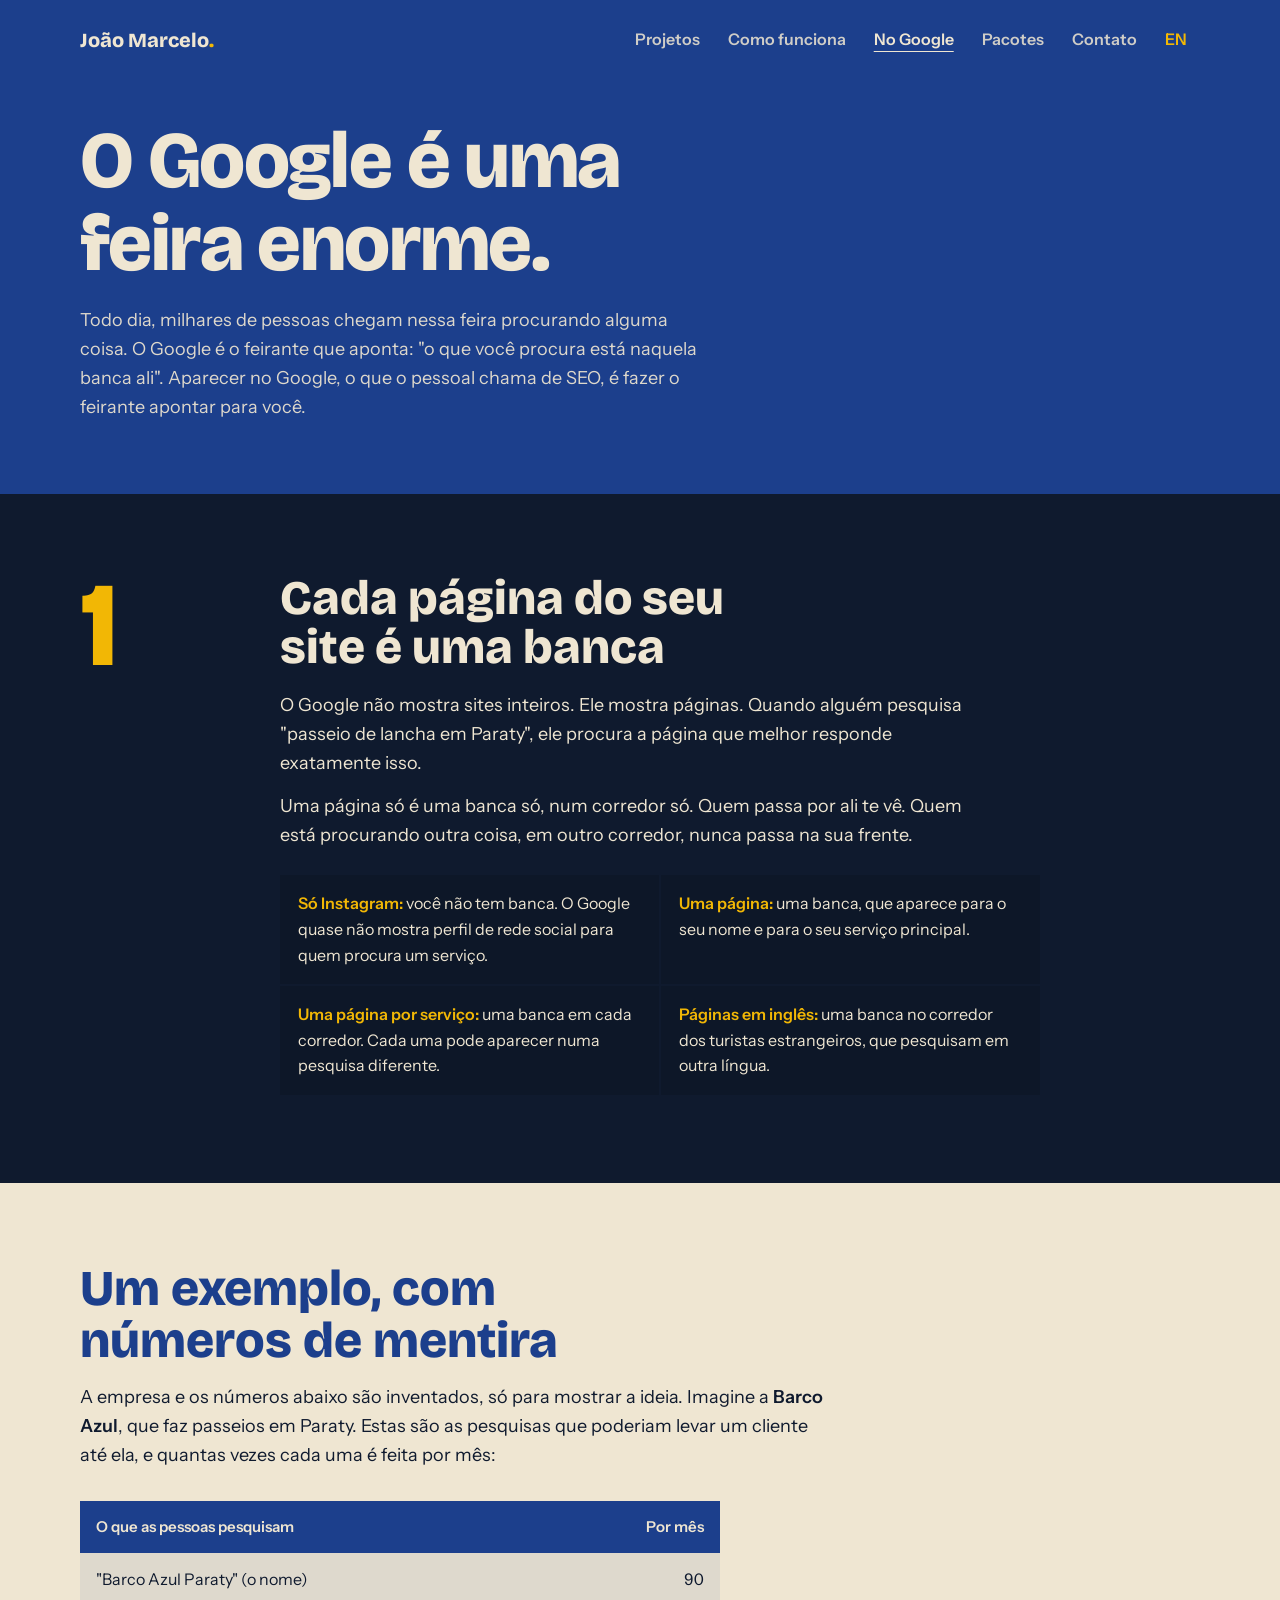
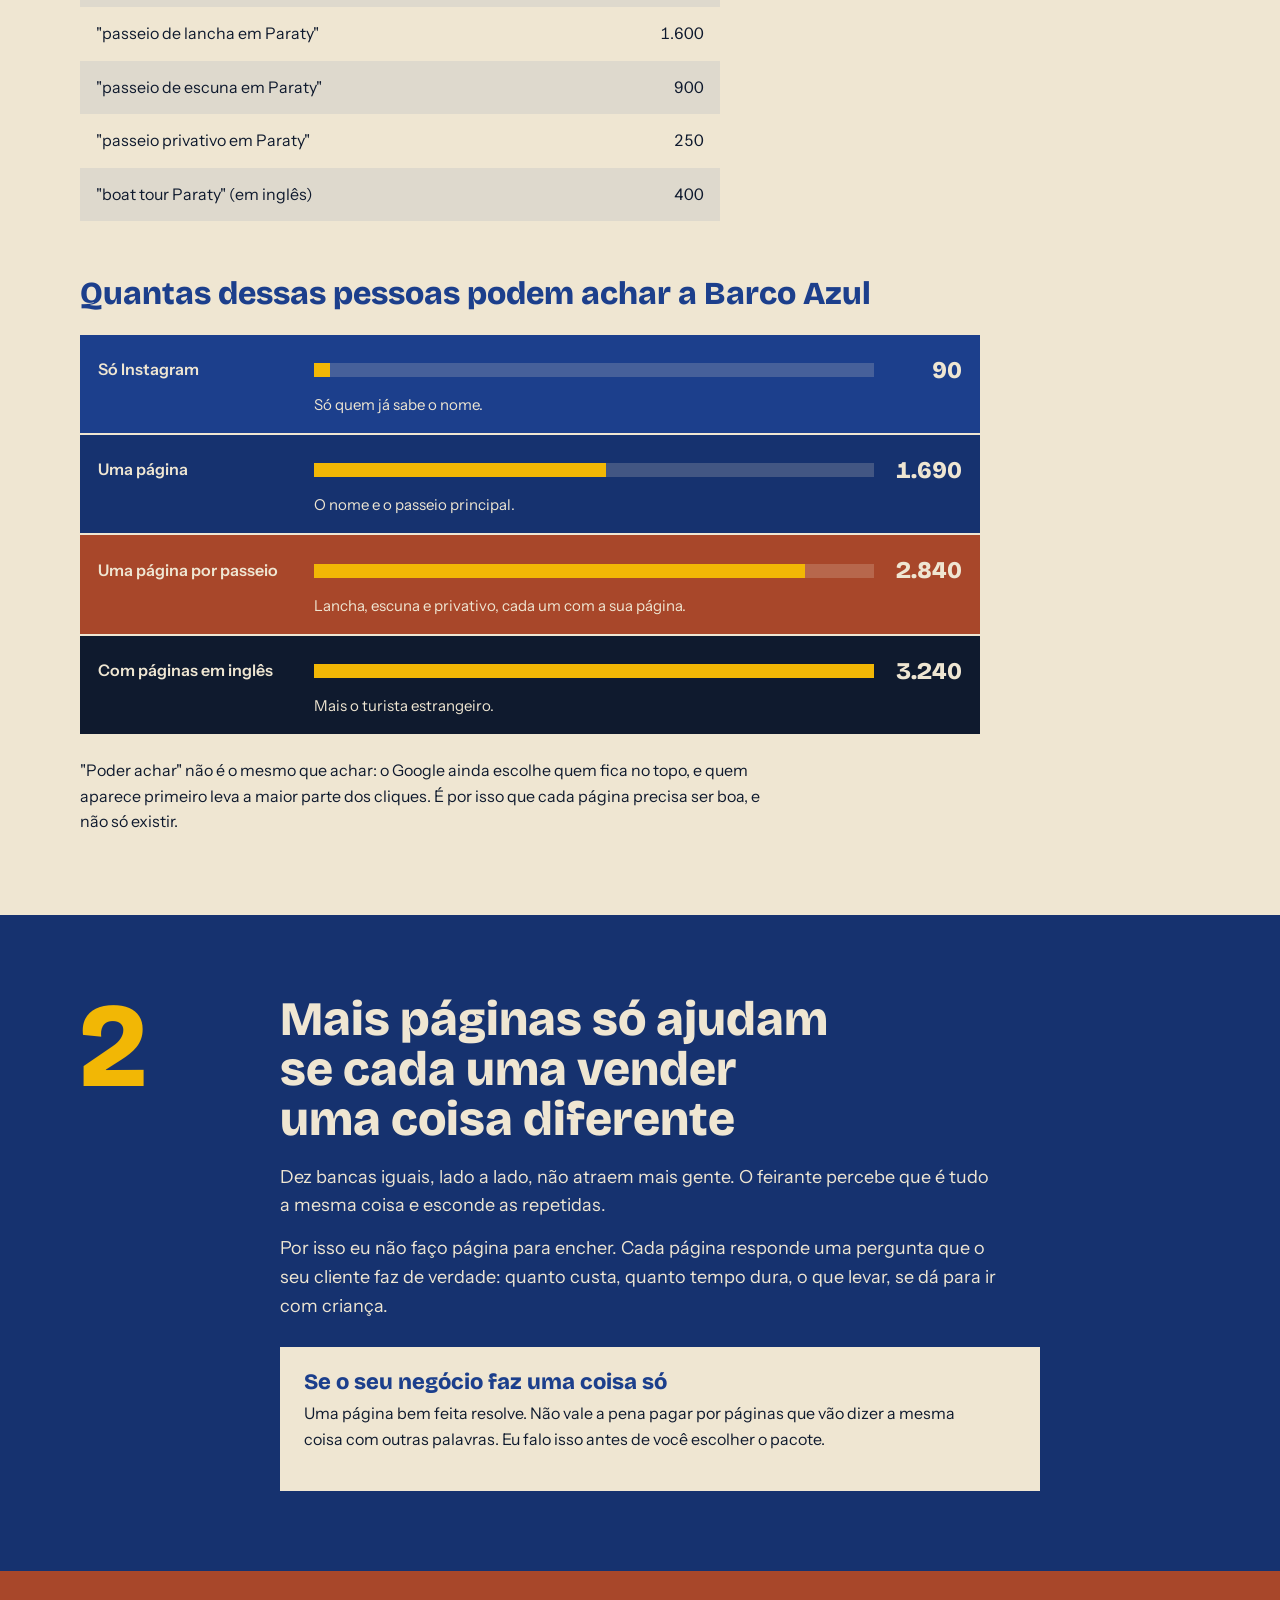
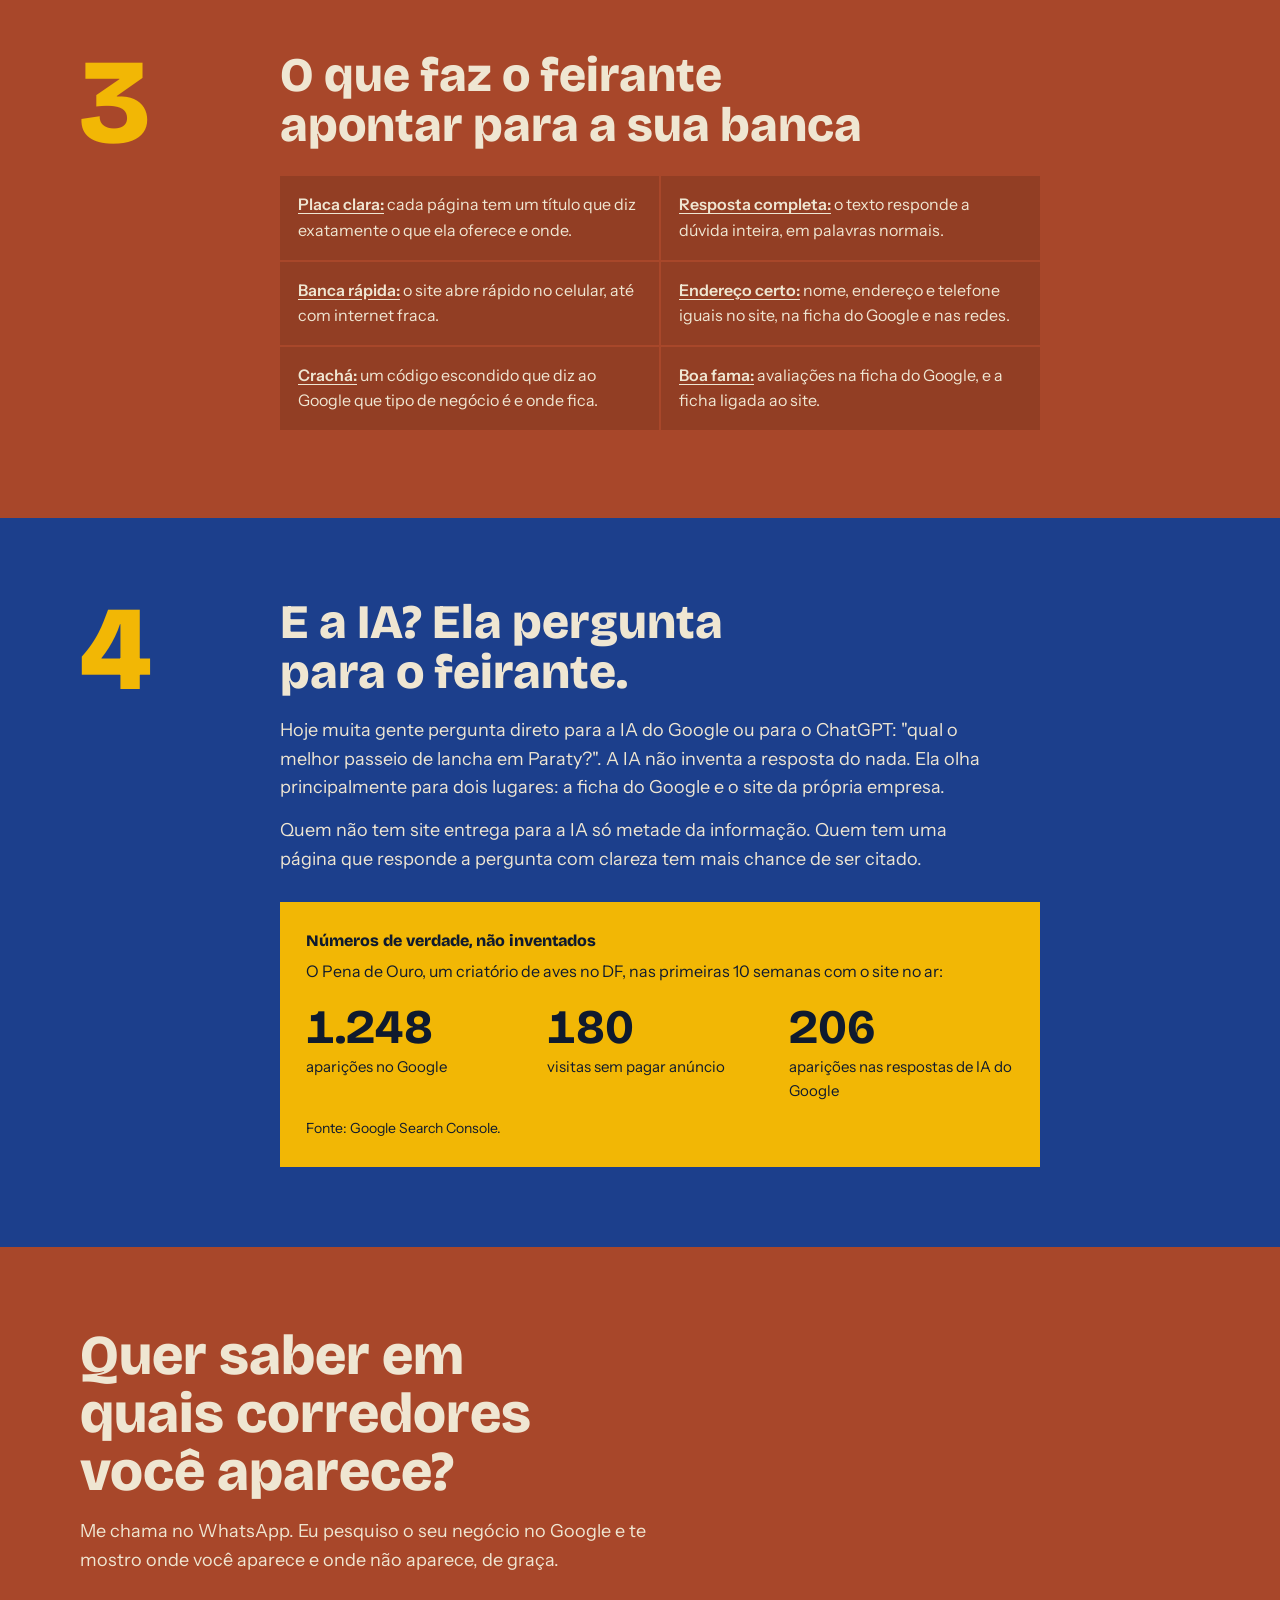
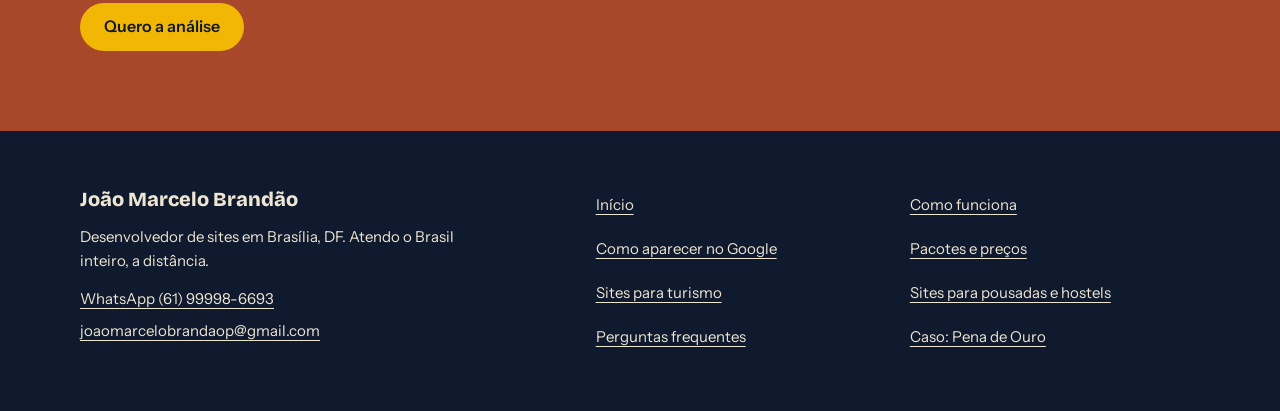
<file: google.html>
<!doctype html>
<html lang="pt-BR">
<head>
<meta charset="utf-8">
<meta name="viewport" content="width=device-width,initial-scale=1">
<title>Como aparecer no Google e na IA, explicado · João Marcelo</title>
<meta name="description" content="Como o Google e a IA decidem quem aparece, explicado sem palavrão técnico: a feira, as bancas, por que cada página é uma porta de entrada e o que faz um site ser citado.">
<link rel="icon" href="data:image/svg+xml,%3Csvg xmlns=%27http://www.w3.org/2000/svg%27 viewBox=%270 0 32 32%27%3E%3Crect width=%2732%27 height=%2732%27 fill=%27%23EFE6D2%27/%3E%3Cpath d=%27M0 0h32L0 32z%27 fill=%27%231C3F8C%27/%3E%3Ccircle cx=%2722%27 cy=%2722%27 r=%276%27 fill=%27%23F2B705%27/%3E%3C/svg%3E">
<meta property="og:title" content="Como aparecer no Google e na IA, explicado · João Marcelo">
<meta property="og:description" content="Como o Google e a IA decidem quem aparece, explicado sem palavrão técnico: a feira, as bancas, por que cada página é uma porta de entrada e o que faz um site ser citado.">
<meta property="og:type" content="website">
<meta property="og:locale" content="pt_BR">
<meta property="og:url" content="https://sitesjm.vercel.app/google.html">
<meta property="og:image" content="https://sitesjm.vercel.app/img/og-sitesjm.png">
<meta name="theme-color" content="#1C3F8C">
<link rel="canonical" href="https://sitesjm.vercel.app/google.html">
<link rel="alternate" hreflang="pt-BR" href="google.html">
<link rel="alternate" hreflang="en" href="en/google.html">
<link rel="alternate" hreflang="x-default" href="google.html">
<link rel="preload" href="fontes/bricolage-grotesque.woff2" as="font" type="font/woff2" crossorigin>
<script type="application/ld+json">
{
 "@context": "https://schema.org",
 "@graph": [
  {
   "@type": "WebPage",
   "@id": "https://sitesjm.vercel.app/google.html#pagina",
   "url": "https://sitesjm.vercel.app/google.html",
   "name": "Como aparecer no Google e na IA, explicado · João Marcelo",
   "isPartOf": {
    "@id": "https://sitesjm.vercel.app/#site"
   },
   "about": {
    "@id": "https://sitesjm.vercel.app/#negocio"
   },
   "inLanguage": "pt-BR"
  },
  {
   "@type": "BreadcrumbList",
   "itemListElement": [
    {
     "@type": "ListItem",
     "position": 1,
     "name": "Início",
     "item": "https://sitesjm.vercel.app/"
    },
    {
     "@type": "ListItem",
     "position": 2,
     "name": "Como aparecer no Google",
     "item": "https://sitesjm.vercel.app/google.html"
    }
   ]
  }
 ]
}
</script>
<link rel="stylesheet" href="estilo.css">
</head>
<body>
<a class="pular" href="#conteudo">Pular para o conteúdo</a>

<header class="wrap topo">
  <a class="marca" href="index.html">João Marcelo<span>.</span></a>
  <nav><a href="index.html#projetos">Projetos</a><a href="como-funciona.html">Como funciona</a><a class="ativo" href="google.html" aria-current="page">No Google</a><a href="pacotes.html">Pacotes</a><a href="#contato">Contato</a><a class="lingua" href="en/google.html" lang="en" hreflang="en">EN</a></nav>
</header>

<main id="conteudo">
<section class="wrap abre">
  <h1>O Google é uma feira enorme.</h1>
  <p>Todo dia, milhares de pessoas chegam nessa feira procurando alguma coisa. O Google é o feirante que aponta: "o que você procura está naquela banca ali". Aparecer no Google, o que o pessoal chama de SEO, é fazer o feirante apontar para você.</p>
</section>

<section class="etapa e1">
  <div class="wrap">
    <span class="n" aria-hidden="true">1</span>
    <div>
      <h2>Cada página do seu site é uma banca</h2>
      <p>O Google não mostra sites inteiros. Ele mostra páginas. Quando alguém pesquisa "passeio de lancha em Paraty", ele procura a página que melhor responde exatamente isso.</p>
      <p>Uma página só é uma banca só, num corredor só. Quem passa por ali te vê. Quem está procurando outra coisa, em outro corredor, nunca passa na sua frente.</p>
      <ul>
        <li><strong>Só Instagram:</strong> você não tem banca. O Google quase não mostra perfil de rede social para quem procura um serviço.</li>
        <li><strong>Uma página:</strong> uma banca, que aparece para o seu nome e para o seu serviço principal.</li>
        <li><strong>Uma página por serviço:</strong> uma banca em cada corredor. Cada uma pode aparecer numa pesquisa diferente.</li>
        <li><strong>Páginas em inglês:</strong> uma banca no corredor dos turistas estrangeiros, que pesquisam em outra língua.</li>
      </ul>
    </div>
  </div>
</section>

<section class="exemplo-feira">
  <div class="wrap">
    <h2>Um exemplo, com números de mentira</h2>
    <p class="lead">A empresa e os números abaixo são inventados, só para mostrar a ideia. Imagine a <strong>Barco Azul</strong>, que faz passeios em Paraty. Estas são as pesquisas que poderiam levar um cliente até ela, e quantas vezes cada uma é feita por mês:</p>

    <table class="buscas">
      <caption class="sr">Pesquisas inventadas e quantas vezes são feitas por mês</caption>
      <thead><tr><th scope="col">O que as pessoas pesquisam</th><th scope="col">Por mês</th></tr></thead>
      <tbody>
        <tr><td>"Barco Azul Paraty" (o nome)</td><td>90</td></tr>
        <tr><td>"passeio de lancha em Paraty"</td><td>1.600</td></tr>
        <tr><td>"passeio de escuna em Paraty"</td><td>900</td></tr>
        <tr><td>"passeio privativo em Paraty"</td><td>250</td></tr>
        <tr><td>"boat tour Paraty" (em inglês)</td><td>400</td></tr>
      </tbody>
    </table>

    <h3 class="sub">Quantas dessas pessoas podem achar a Barco Azul</h3>
    <ol class="barras">
      <li style="--v:2.8"><span class="rot">Só Instagram</span><span class="barra"></span><span class="num">90</span><span class="obs">Só quem já sabe o nome.</span></li>
      <li style="--v:52.2"><span class="rot">Uma página</span><span class="barra"></span><span class="num">1.690</span><span class="obs">O nome e o passeio principal.</span></li>
      <li style="--v:87.7"><span class="rot">Uma página por passeio</span><span class="barra"></span><span class="num">2.840</span><span class="obs">Lancha, escuna e privativo, cada um com a sua página.</span></li>
      <li style="--v:100"><span class="rot">Com páginas em inglês</span><span class="barra"></span><span class="num">3.240</span><span class="obs">Mais o turista estrangeiro.</span></li>
    </ol>
    <p class="nota-ex">"Poder achar" não é o mesmo que achar: o Google ainda escolhe quem fica no topo, e quem aparece primeiro leva a maior parte dos cliques. É por isso que cada página precisa ser boa, e não só existir.</p>
  </div>
</section>

<section class="etapa e2">
  <div class="wrap">
    <span class="n" aria-hidden="true">2</span>
    <div>
      <h2>Mais páginas só ajudam se cada uma vender uma coisa diferente</h2>
      <p>Dez bancas iguais, lado a lado, não atraem mais gente. O feirante percebe que é tudo a mesma coisa e esconde as repetidas.</p>
      <p>Por isso eu não faço página para encher. Cada página responde uma pergunta que o seu cliente faz de verdade: quanto custa, quanto tempo dura, o que levar, se dá para ir com criança.</p>
      <div class="exemplo">
        <h3>Se o seu negócio faz uma coisa só</h3>
        <p>Uma página bem feita resolve. Não vale a pena pagar por páginas que vão dizer a mesma coisa com outras palavras. Eu falo isso antes de você escolher o pacote.</p>
      </div>
    </div>
  </div>
</section>

<section class="etapa e3">
  <div class="wrap">
    <span class="n" aria-hidden="true">3</span>
    <div>
      <h2>O que faz o feirante apontar para a sua banca</h2>
      <ul>
        <li><strong>Placa clara:</strong> cada página tem um título que diz exatamente o que ela oferece e onde.</li>
        <li><strong>Resposta completa:</strong> o texto responde a dúvida inteira, em palavras normais.</li>
        <li><strong>Banca rápida:</strong> o site abre rápido no celular, até com internet fraca.</li>
        <li><strong>Endereço certo:</strong> nome, endereço e telefone iguais no site, na ficha do Google e nas redes.</li>
        <li><strong>Crachá:</strong> um código escondido que diz ao Google que tipo de negócio é e onde fica.</li>
        <li><strong>Boa fama:</strong> avaliações na ficha do Google, e a ficha ligada ao site.</li>
      </ul>
    </div>
  </div>
</section>

<section class="etapa e4">
  <div class="wrap">
    <span class="n" aria-hidden="true">4</span>
    <div>
      <h2>E a IA? Ela pergunta para o feirante.</h2>
      <p>Hoje muita gente pergunta direto para a IA do Google ou para o ChatGPT: "qual o melhor passeio de lancha em Paraty?". A IA não inventa a resposta do nada. Ela olha principalmente para dois lugares: a ficha do Google e o site da própria empresa.</p>
      <p>Quem não tem site entrega para a IA só metade da informação. Quem tem uma página que responde a pergunta com clareza tem mais chance de ser citado.</p>
      <div class="real">
        <p class="real-t">Números de verdade, não inventados</p>
        <p>O Pena de Ouro, um criatório de aves no DF, nas primeiras 10 semanas com o site no ar:</p>
        <div class="real-n">
          <div><strong>1.248</strong><span>aparições no Google</span></div>
          <div><strong>180</strong><span>visitas sem pagar anúncio</span></div>
          <div><strong>206</strong><span>aparições nas respostas de IA do Google</span></div>
        </div>
        <small>Fonte: Google Search Console.</small>
      </div>
    </div>
  </div>
</section>

<section class="contato" id="contato">
  <div class="wrap">
    <h2>Quer saber em quais corredores você aparece?</h2>
    <p>Me chama no WhatsApp. Eu pesquiso o seu negócio no Google e te mostro onde você aparece e onde não aparece, de graça.</p>
    <a class="btn" data-wa="analise" href="#">Quero a análise</a>
  </div>
</section>
</main>

<footer class="rodape">
  <div class="wrap rodape-g">
    <div>
      <p class="r-nome">João Marcelo Brandão</p>
      <p>Desenvolvedor de sites em Brasília, DF. Atendo o Brasil inteiro, a distância.</p>
      <p><a href="https://wa.me/5561999986693">WhatsApp (61) 99998-6693</a><br><a href="mailto:joaomarcelobrandaop@gmail.com">joaomarcelobrandaop@gmail.com</a></p>
    </div>
    <nav aria-label="Páginas do site">
      <a href="index.html">Início</a>
      <a href="como-funciona.html">Como funciona</a>
      <a href="google.html">Como aparecer no Google</a>
      <a href="pacotes.html">Pacotes e preços</a>
      <a href="sites-para-turismo.html">Sites para turismo</a>
      <a href="sites-para-hospedagem.html">Sites para pousadas e hostels</a>
      <a href="perguntas-frequentes.html">Perguntas frequentes</a>
      <a href="caso-pena-de-ouro.html">Caso: Pena de Ouro</a>
    </nav>
  </div>
</footer>

<script>
/* ===== CONFIG: dados que você pode editar ===== */
const CONFIG = {
  whatsapp: "5561999986693",
  mensagens: {
    analise: "Oi, João! Vi a página sobre o Google e quero saber onde o meu negócio aparece. Meu negócio é:"
  }
};

/* ===== INTEGRACOES: tudo desligado. Ligar só com banner de consentimento (regra 8). ===== */
const INTEGRACOES = {
  ga4: { ligado: false, id: "" },
  pixel: { ligado: false, id: "" }
};

document.querySelectorAll("[data-wa]").forEach(a => {
  const msg = CONFIG.mensagens[a.dataset.wa] || "";
  a.href = "https://wa.me/" + CONFIG.whatsapp + "?text=" + encodeURIComponent(msg);
  a.target = "_blank"; a.rel = "noopener";
});

/* barras crescem quando aparecem na tela */
const barras = document.querySelector(".barras");
if (barras && "IntersectionObserver" in window) {
  document.documentElement.classList.add("js");
  new IntersectionObserver((es, io) => es.forEach(e => {
    if (e.isIntersecting) { barras.classList.add("vista"); io.disconnect(); }
  }), { threshold: 0.3 }).observe(barras);
}
</script>
</body>
</html>
</file>
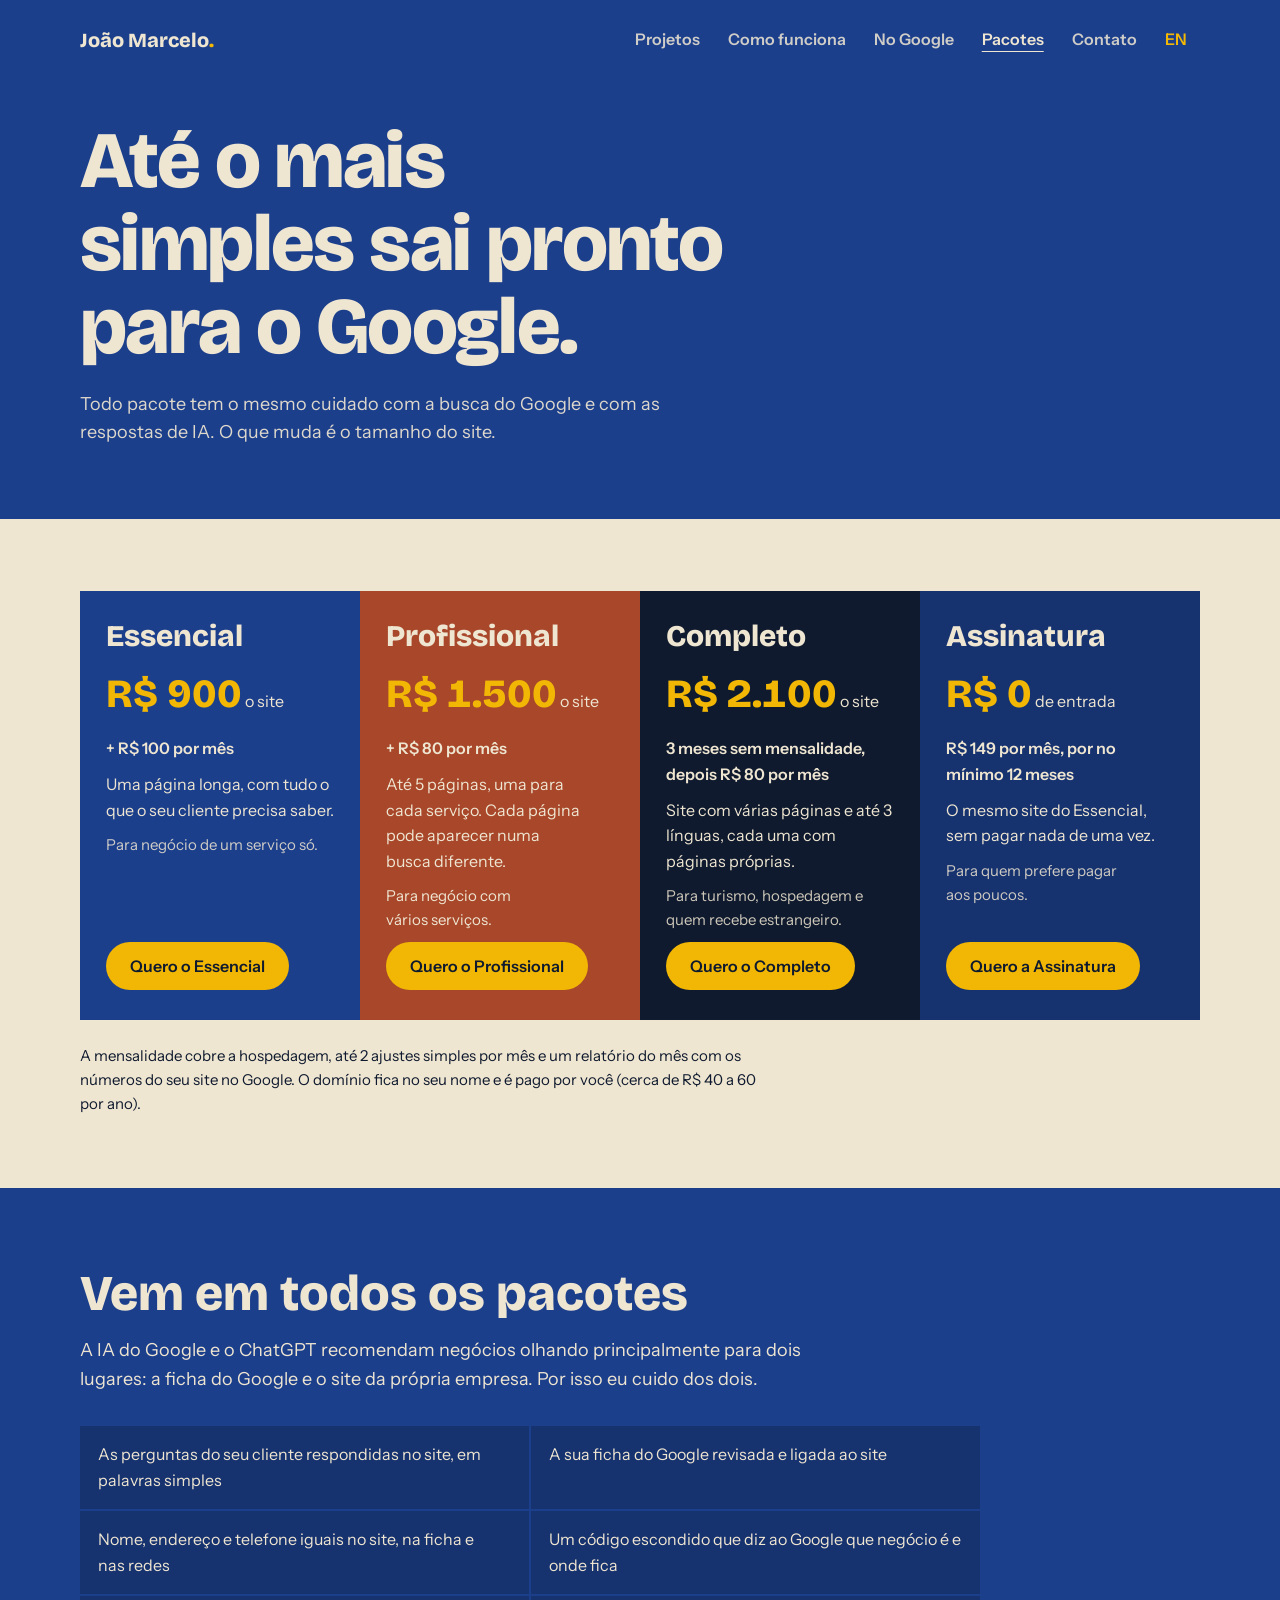
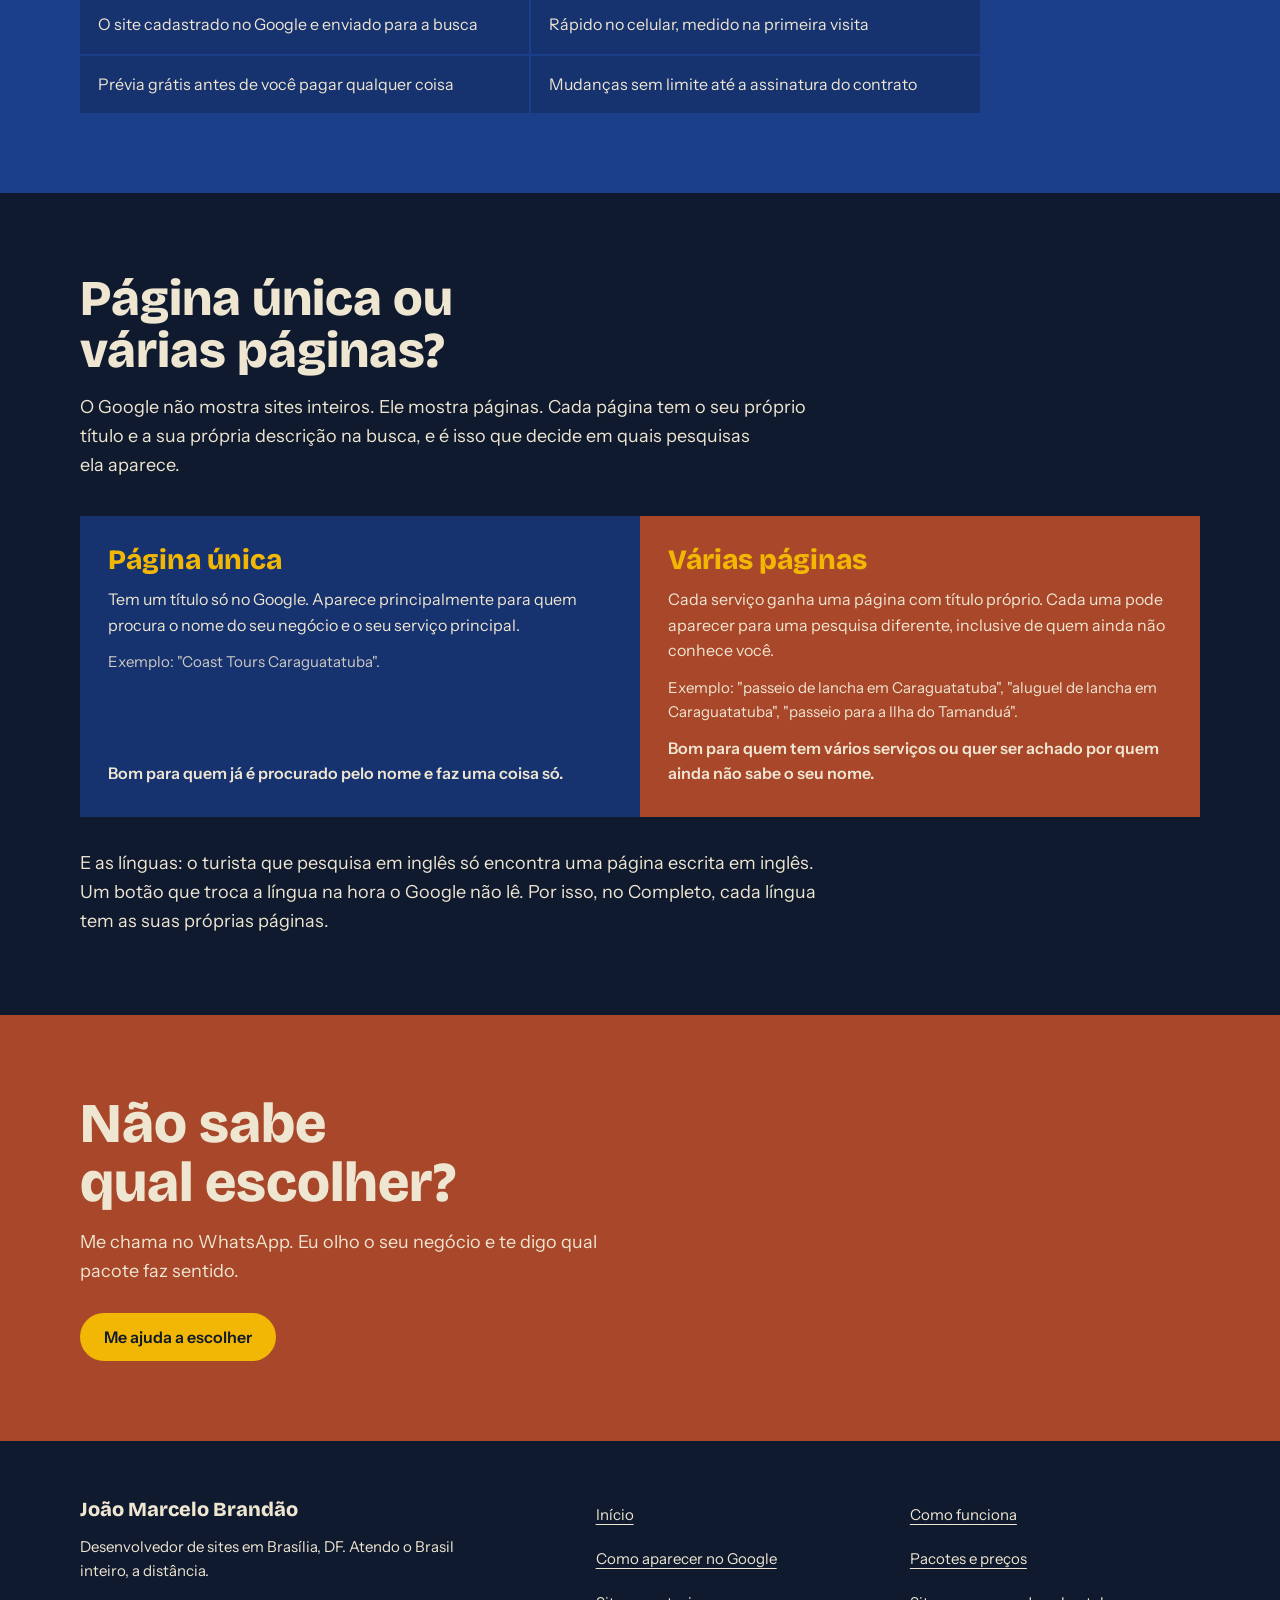
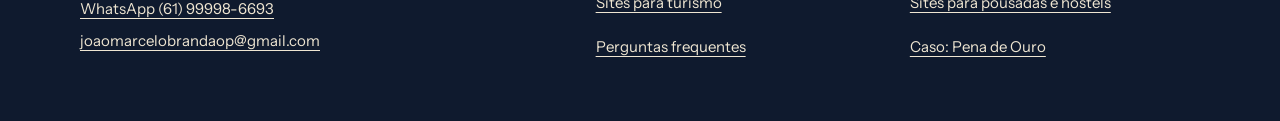
<file: pacotes.html>
<!doctype html>
<html lang="pt-BR">
<head>
<meta charset="utf-8">
<meta name="viewport" content="width=device-width,initial-scale=1">
<title>Quanto custa um site: pacotes e preços · João Marcelo</title>
<meta name="description" content="Quanto custa um site com o João Marcelo: Essencial R$ 900, Profissional R$ 1.500, Completo R$ 2.100 e Assinatura sem entrada. Todos com SEO para o Google e para a IA.">
<link rel="icon" href="data:image/svg+xml,%3Csvg xmlns=%27http://www.w3.org/2000/svg%27 viewBox=%270 0 32 32%27%3E%3Crect width=%2732%27 height=%2732%27 fill=%27%23EFE6D2%27/%3E%3Cpath d=%27M0 0h32L0 32z%27 fill=%27%231C3F8C%27/%3E%3Ccircle cx=%2722%27 cy=%2722%27 r=%276%27 fill=%27%23F2B705%27/%3E%3C/svg%3E">
<meta property="og:title" content="Quanto custa um site: pacotes e preços · João Marcelo">
<meta property="og:description" content="Quanto custa um site com o João Marcelo: Essencial R$ 900, Profissional R$ 1.500, Completo R$ 2.100 e Assinatura sem entrada. Todos com SEO para o Google e para a IA.">
<meta property="og:type" content="website">
<meta property="og:locale" content="pt_BR">
<meta property="og:url" content="https://sitesjm.vercel.app/pacotes.html">
<meta property="og:image" content="https://sitesjm.vercel.app/img/og-sitesjm.png">
<meta name="theme-color" content="#1C3F8C">
<link rel="canonical" href="https://sitesjm.vercel.app/pacotes.html">
<link rel="alternate" hreflang="pt-BR" href="pacotes.html">
<link rel="alternate" hreflang="en" href="en/pricing.html">
<link rel="alternate" hreflang="x-default" href="pacotes.html">
<link rel="preload" href="fontes/bricolage-grotesque.woff2" as="font" type="font/woff2" crossorigin>
<script type="application/ld+json">
{
 "@context": "https://schema.org",
 "@graph": [
  {
   "@type": "WebPage",
   "@id": "https://sitesjm.vercel.app/pacotes.html#pagina",
   "url": "https://sitesjm.vercel.app/pacotes.html",
   "name": "Quanto custa um site: pacotes e preços · João Marcelo",
   "isPartOf": {
    "@id": "https://sitesjm.vercel.app/#site"
   },
   "about": {
    "@id": "https://sitesjm.vercel.app/#negocio"
   },
   "inLanguage": "pt-BR"
  },
  {
   "@type": "BreadcrumbList",
   "itemListElement": [
    {
     "@type": "ListItem",
     "position": 1,
     "name": "Início",
     "item": "https://sitesjm.vercel.app/"
    },
    {
     "@type": "ListItem",
     "position": 2,
     "name": "Pacotes e preços",
     "item": "https://sitesjm.vercel.app/pacotes.html"
    }
   ]
  }
 ]
}
</script>
<link rel="stylesheet" href="estilo.css">
</head>
<body>
<a class="pular" href="#conteudo">Pular para o conteúdo</a>

<header class="wrap topo">
  <a class="marca" href="index.html">João Marcelo<span>.</span></a>
  <nav><a href="index.html#projetos">Projetos</a><a href="como-funciona.html">Como funciona</a><a href="google.html">No Google</a><a class="ativo" href="pacotes.html" aria-current="page">Pacotes</a><a href="#contato">Contato</a><a class="lingua" href="en/pricing.html" lang="en" hreflang="en">EN</a></nav>
</header>

<main id="conteudo">
<section class="wrap abre">
  <h1>Até o mais simples sai pronto para o Google.</h1>
  <p>Todo pacote tem o mesmo cuidado com a busca do Google e com as respostas de IA. O que muda é o tamanho do site.</p>
</section>

<section class="pacotes">
  <div class="wrap">
    <div class="planos">
      <article class="plano p1">
        <h2>Essencial</h2>
        <p class="preco"><strong>R$ 900</strong> o site</p>
        <p class="mensal">+ R$ 100 por mês</p>
        <p>Uma página longa, com tudo o que o seu cliente precisa saber.</p>
        <p class="pra">Para negócio de um serviço só.</p>
        <a class="btn" data-wa="essencial" href="#">Quero o Essencial</a>
      </article>
      <article class="plano p2">
        <h2>Profissional</h2>
        <p class="preco"><strong>R$ 1.500</strong> o site</p>
        <p class="mensal">+ R$ 80 por mês</p>
        <p>Até 5 páginas, uma para cada serviço. Cada página pode aparecer numa busca diferente.</p>
        <p class="pra">Para negócio com vários serviços.</p>
        <a class="btn" data-wa="profissional" href="#">Quero o Profissional</a>
      </article>
      <article class="plano p3">
        <h2>Completo</h2>
        <p class="preco"><strong>R$ 2.100</strong> o site</p>
        <p class="mensal">3 meses sem mensalidade, depois R$ 80 por mês</p>
        <p>Site com várias páginas e até 3 línguas, cada uma com páginas próprias.</p>
        <p class="pra">Para turismo, hospedagem e quem recebe estrangeiro.</p>
        <a class="btn" data-wa="completo" href="#">Quero o Completo</a>
      </article>
      <article class="plano p4">
        <h2>Assinatura</h2>
        <p class="preco"><strong>R$ 0</strong> de entrada</p>
        <p class="mensal">R$ 149 por mês, por no mínimo 12 meses</p>
        <p>O mesmo site do Essencial, sem pagar nada de uma vez.</p>
        <p class="pra">Para quem prefere pagar aos poucos.</p>
        <a class="btn" data-wa="assinatura" href="#">Quero a Assinatura</a>
      </article>
    </div>
    <p class="nota">A mensalidade cobre a hospedagem, até 2 ajustes simples por mês e um relatório do mês com os números do seu site no Google. O domínio fica no seu nome e é pago por você (cerca de R$ 40 a 60 por ano).</p>
  </div>
</section>

<section class="todos">
  <div class="wrap">
    <h2>Vem em todos os pacotes</h2>
    <p class="lead">A IA do Google e o ChatGPT recomendam negócios olhando principalmente para dois lugares: a ficha do Google e o site da própria empresa. Por isso eu cuido dos dois.</p>
    <ul class="lista">
      <li>As perguntas do seu cliente respondidas no site, em palavras simples</li>
      <li>A sua ficha do Google revisada e ligada ao site</li>
      <li>Nome, endereço e telefone iguais no site, na ficha e nas redes</li>
      <li>Um código escondido que diz ao Google que negócio é e onde fica</li>
      <li>O site cadastrado no Google e enviado para a busca</li>
      <li>Rápido no celular, medido na primeira visita</li>
      <li>Prévia grátis antes de você pagar qualquer coisa</li>
      <li>Mudanças sem limite até a assinatura do contrato</li>
    </ul>
  </div>
</section>

<section class="compara">
  <div class="wrap">
    <h2>Página única ou várias páginas?</h2>
    <p class="lead">O Google não mostra sites inteiros. Ele mostra páginas. Cada página tem o seu próprio título e a sua própria descrição na busca, e é isso que decide em quais pesquisas ela aparece.</p>
    <div class="lados">
      <div class="lado l1">
        <h3>Página única</h3>
        <p>Tem um título só no Google. Aparece principalmente para quem procura o nome do seu negócio e o seu serviço principal.</p>
        <p class="ex">Exemplo: "Coast Tours Caraguatatuba".</p>
        <p class="bom">Bom para quem já é procurado pelo nome e faz uma coisa só.</p>
      </div>
      <div class="lado l2">
        <h3>Várias páginas</h3>
        <p>Cada serviço ganha uma página com título próprio. Cada uma pode aparecer para uma pesquisa diferente, inclusive de quem ainda não conhece você.</p>
        <p class="ex">Exemplo: "passeio de lancha em Caraguatatuba", "aluguel de lancha em Caraguatatuba", "passeio para a Ilha do Tamanduá".</p>
        <p class="bom">Bom para quem tem vários serviços ou quer ser achado por quem ainda não sabe o seu nome.</p>
      </div>
    </div>
    <p class="lead fim">E as línguas: o turista que pesquisa em inglês só encontra uma página escrita em inglês. Um botão que troca a língua na hora o Google não lê. Por isso, no Completo, cada língua tem as suas próprias páginas.</p>
  </div>
</section>

<section class="contato" id="contato">
  <div class="wrap">
    <h2>Não sabe qual escolher?</h2>
    <p>Me chama no WhatsApp. Eu olho o seu negócio e te digo qual pacote faz sentido.</p>
    <a class="btn" data-wa="duvida" href="#">Me ajuda a escolher</a>
  </div>
</section>
</main>

<footer class="rodape">
  <div class="wrap rodape-g">
    <div>
      <p class="r-nome">João Marcelo Brandão</p>
      <p>Desenvolvedor de sites em Brasília, DF. Atendo o Brasil inteiro, a distância.</p>
      <p><a href="https://wa.me/5561999986693">WhatsApp (61) 99998-6693</a><br><a href="mailto:joaomarcelobrandaop@gmail.com">joaomarcelobrandaop@gmail.com</a></p>
    </div>
    <nav aria-label="Páginas do site">
      <a href="index.html">Início</a>
      <a href="como-funciona.html">Como funciona</a>
      <a href="google.html">Como aparecer no Google</a>
      <a href="pacotes.html">Pacotes e preços</a>
      <a href="sites-para-turismo.html">Sites para turismo</a>
      <a href="sites-para-hospedagem.html">Sites para pousadas e hostels</a>
      <a href="perguntas-frequentes.html">Perguntas frequentes</a>
      <a href="caso-pena-de-ouro.html">Caso: Pena de Ouro</a>
    </nav>
  </div>
</footer>

<script>
/* ===== CONFIG: dados que você pode editar ===== */
const CONFIG = {
  whatsapp: "5561999986693",
  mensagens: {
    essencial: "Oi, João! Tenho interesse no pacote Essencial. Meu negócio é:",
    profissional: "Oi, João! Tenho interesse no pacote Profissional. Meu negócio é:",
    completo: "Oi, João! Tenho interesse no pacote Completo. Meu negócio é:",
    assinatura: "Oi, João! Tenho interesse na Assinatura. Meu negócio é:",
    duvida: "Oi, João! Não sei qual pacote escolher. Meu negócio é:"
  }
};

/* ===== INTEGRACOES: tudo desligado. Ligar só com banner de consentimento (regra 8). ===== */
const INTEGRACOES = {
  ga4: { ligado: false, id: "" },
  pixel: { ligado: false, id: "" }
};

document.querySelectorAll("[data-wa]").forEach(a => {
  const msg = CONFIG.mensagens[a.dataset.wa] || "";
  a.href = "https://wa.me/" + CONFIG.whatsapp + "?text=" + encodeURIComponent(msg);
  a.target = "_blank"; a.rel = "noopener";
});
</script>
</body>
</html>
</file>
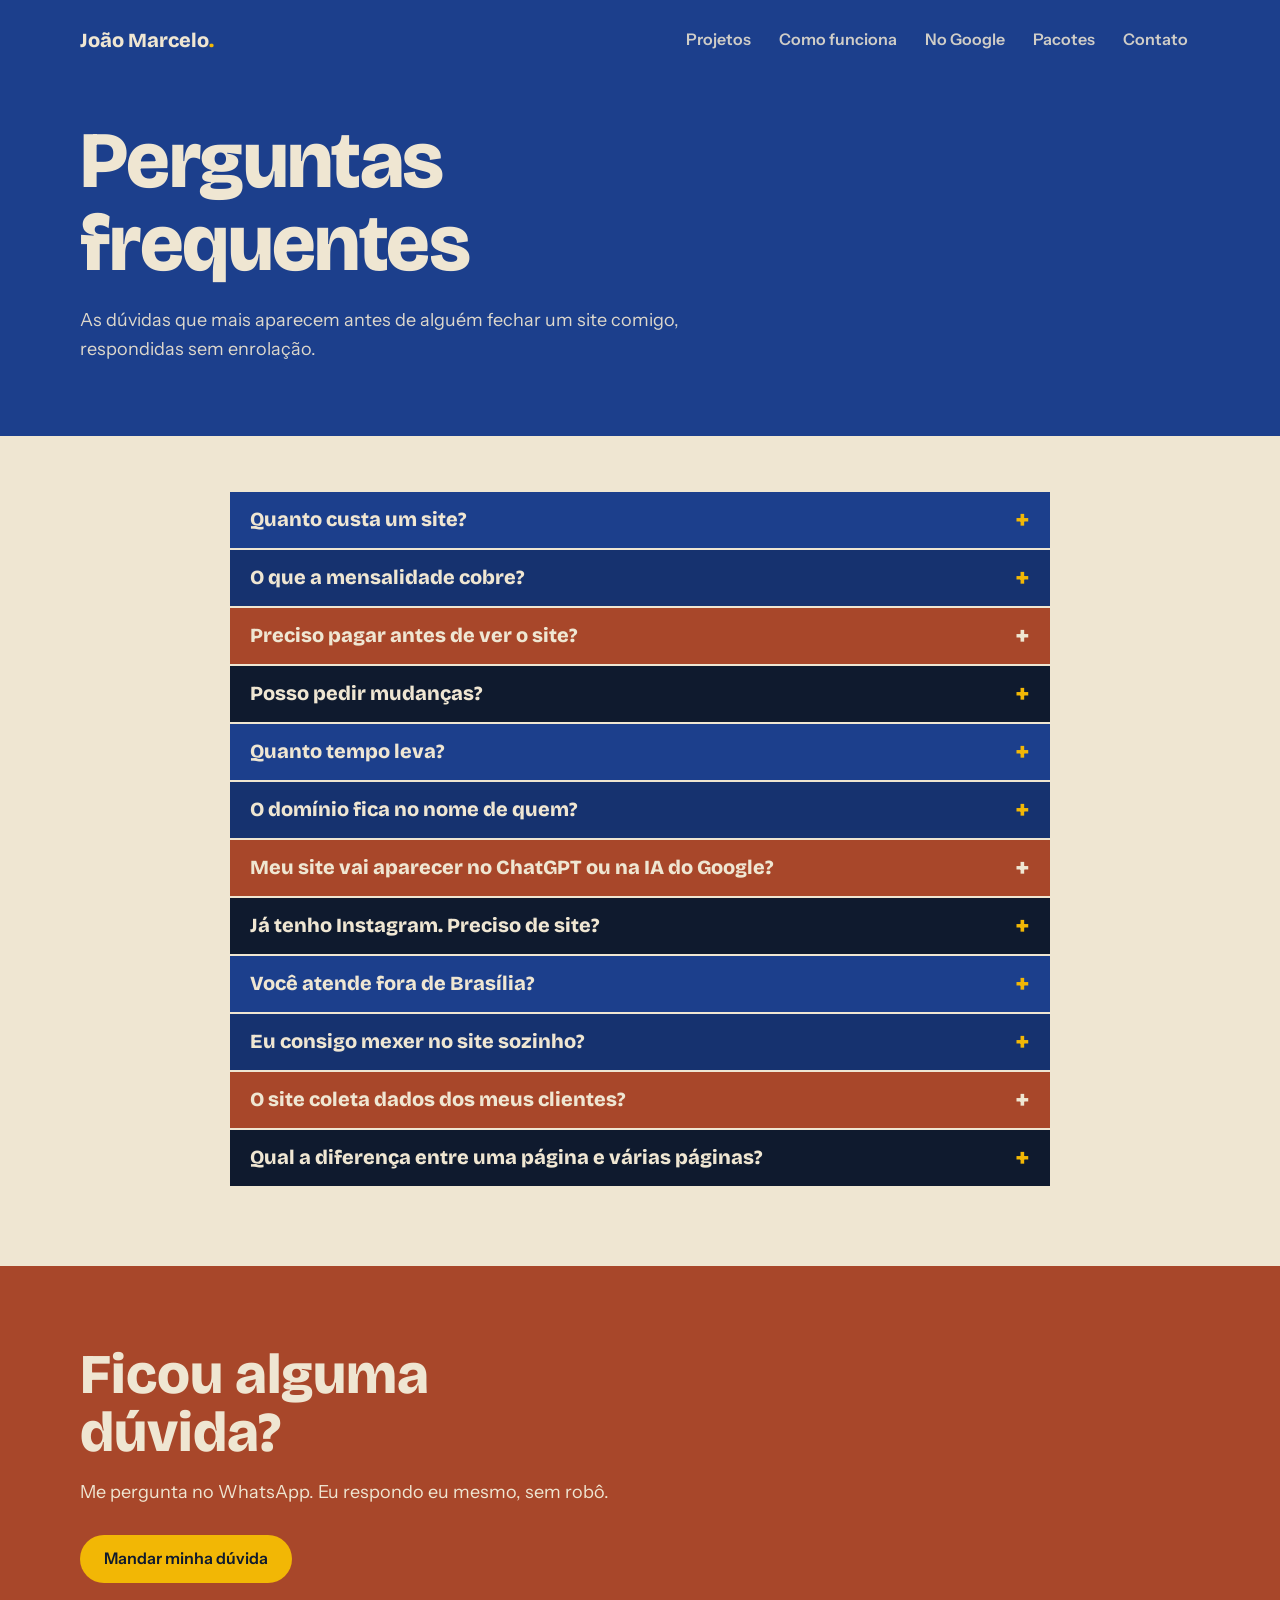
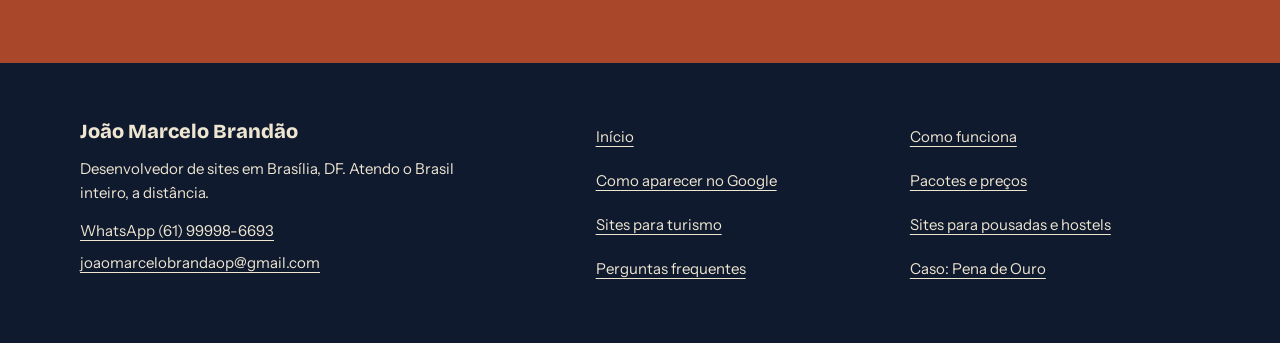
<file: perguntas-frequentes.html>
<!doctype html>
<html lang="pt-BR">
<head>
<meta charset="utf-8">
<meta name="viewport" content="width=device-width,initial-scale=1">
<title>Perguntas frequentes sobre criar um site · João Marcelo</title>
<meta name="description" content="Quanto custa um site, o que a mensalidade cobre, quem fica com o domínio, se aparece no ChatGPT e outras dúvidas antes de fechar, respondidas pelo João Marcelo.">
<link rel="icon" href="data:image/svg+xml,%3Csvg xmlns=%27http://www.w3.org/2000/svg%27 viewBox=%270 0 32 32%27%3E%3Crect width=%2732%27 height=%2732%27 fill=%27%23EFE6D2%27/%3E%3Cpath d=%27M0 0h32L0 32z%27 fill=%27%231C3F8C%27/%3E%3Ccircle cx=%2722%27 cy=%2722%27 r=%276%27 fill=%27%23F2B705%27/%3E%3C/svg%3E">
<meta property="og:title" content="Perguntas frequentes sobre criar um site · João Marcelo">
<meta property="og:description" content="Quanto custa um site, o que a mensalidade cobre, quem fica com o domínio, se aparece no ChatGPT e outras dúvidas antes de fechar, respondidas pelo João Marcelo.">
<meta property="og:type" content="website">
<meta property="og:locale" content="pt_BR">
<meta property="og:url" content="https://sitesjm.vercel.app/perguntas-frequentes.html">
<meta property="og:image" content="https://sitesjm.vercel.app/img/og-sitesjm.png">
<meta name="theme-color" content="#1C3F8C">
<link rel="canonical" href="https://sitesjm.vercel.app/perguntas-frequentes.html">
<link rel="preload" href="fontes/bricolage-grotesque.woff2" as="font" type="font/woff2" crossorigin>
<script type="application/ld+json">
{
 "@context": "https://schema.org",
 "@graph": [
  {
   "@type": "FAQPage",
   "@id": "https://sitesjm.vercel.app/perguntas-frequentes.html#faq",
   "mainEntity": [
    {
     "@type": "Question",
     "name": "Quanto custa um site?",
     "acceptedAnswer": {
      "@type": "Answer",
      "text": "Tenho quatro pacotes. Essencial: R$ 900 e R$ 100 por mês, com uma página longa. Profissional: R$ 1.500 e R$ 80 por mês, com até 5 páginas. Completo: R$ 2.100, 3 meses sem mensalidade e depois R$ 80 por mês, com várias páginas e até 3 línguas. Assinatura: R$ 0 de entrada e R$ 149 por mês, por no mínimo 12 meses. Os detalhes estão na página de pacotes."
     }
    },
    {
     "@type": "Question",
     "name": "O que a mensalidade cobre?",
     "acceptedAnswer": {
      "@type": "Answer",
      "text": "A hospedagem do site, até 2 ajustes simples por mês (trocar uma foto, mudar um preço, mexer num texto) e um relatório do mês com os números do seu site no Google."
     }
    },
    {
     "@type": "Question",
     "name": "Preciso pagar antes de ver o site?",
     "acceptedAnswer": {
      "@type": "Answer",
      "text": "Não. Eu monto uma prévia do seu site, com o seu nome e os seus serviços, funcionando no celular. Ela é grátis e não obriga a nada. Você só paga se quiser seguir."
     }
    },
    {
     "@type": "Question",
     "name": "Posso pedir mudanças?",
     "acceptedAnswer": {
      "@type": "Answer",
      "text": "Até a assinatura do contrato, quantas quiser: a prévia só vira site quando estiver do seu jeito. Depois, até 2 ajustes simples por mês. Página ou função nova é combinada à parte."
     }
    },
    {
     "@type": "Question",
     "name": "Quanto tempo leva?",
     "acceptedAnswer": {
      "@type": "Answer",
      "text": "Depende do tamanho do site. Combinamos o prazo na primeira conversa, antes de começar. Depois da prévia, o tempo até o site final depende das suas mudanças e de você mandar fotos e textos."
     }
    },
    {
     "@type": "Question",
     "name": "O domínio fica no nome de quem?",
     "acceptedAnswer": {
      "@type": "Answer",
      "text": "No seu. O domínio (o endereço do site, tipo seunegocio.com.br) é registrado no seu nome e pago por você, cerca de R$ 40 a 60 por ano. Se um dia você quiser sair, o endereço continua seu."
     }
    },
    {
     "@type": "Question",
     "name": "Meu site vai aparecer no ChatGPT ou na IA do Google?",
     "acceptedAnswer": {
      "@type": "Answer",
      "text": "Ninguém pode garantir isso, e desconfie de quem garante. O que eu faço é preparar o site para ser encontrado e citado: texto claro, perguntas respondidas, a ficha do Google ligada ao site e o código que diz à IA que negócio é e onde fica. No Pena de Ouro, o site apareceu 206 vezes nas respostas de IA do Google nas primeiras 10 semanas."
     }
    },
    {
     "@type": "Question",
     "name": "Já tenho Instagram. Preciso de site?",
     "acceptedAnswer": {
      "@type": "Answer",
      "text": "O Instagram é ótimo para quem já te segue. O site é para quem ainda não te conhece e está procurando no Google o que você vende. O Google quase não mostra perfil de rede social para quem procura um serviço."
     }
    },
    {
     "@type": "Question",
     "name": "Você atende fora de Brasília?",
     "acceptedAnswer": {
      "@type": "Answer",
      "text": "Sim. Moro em Brasília e atendo o Brasil inteiro, e também negócios fora do país, tudo a distância, por WhatsApp e videochamada."
     }
    },
    {
     "@type": "Question",
     "name": "Eu consigo mexer no site sozinho?",
     "acceptedAnswer": {
      "@type": "Answer",
      "text": "Os ajustes simples do mês já estão na mensalidade, então você não precisa mexer. Se quiser, deixo os dados principais (telefone, horário, preços) num lugar fácil de editar e te mostro como."
     }
    },
    {
     "@type": "Question",
     "name": "O site coleta dados dos meus clientes?",
     "acceptedAnswer": {
      "@type": "Answer",
      "text": "Por padrão, não: o botão de WhatsApp só abre a conversa. Se um dia você quiser ligar Google Analytics ou Pixel, eu coloco junto o aviso de cookies e a política de privacidade, como pede a LGPD."
     }
    },
    {
     "@type": "Question",
     "name": "Qual a diferença entre uma página e várias páginas?",
     "acceptedAnswer": {
      "@type": "Answer",
      "text": "O Google mostra páginas, não sites. Uma página aparece principalmente para o seu nome e o seu serviço principal. Várias páginas, uma por serviço, podem aparecer cada uma numa busca diferente. Mas só vale a pena se cada página falar de uma coisa diferente."
     }
    }
   ]
  },
  {
   "@type": "BreadcrumbList",
   "itemListElement": [
    {
     "@type": "ListItem",
     "position": 1,
     "name": "Início",
     "item": "https://sitesjm.vercel.app/"
    },
    {
     "@type": "ListItem",
     "position": 2,
     "name": "Perguntas frequentes",
     "item": "https://sitesjm.vercel.app/perguntas-frequentes.html"
    }
   ]
  }
 ]
}
</script>
<link rel="stylesheet" href="estilo.css">
</head>
<body>
<a class="pular" href="#conteudo">Pular para o conteúdo</a>

<header class="wrap topo">
  <a class="marca" href="index.html">João Marcelo<span>.</span></a>
  <nav><a href="index.html#projetos">Projetos</a><a href="como-funciona.html">Como funciona</a><a href="google.html">No Google</a><a href="pacotes.html">Pacotes</a><a href="#contato">Contato</a></nav>
</header>

<main id="conteudo">
<section class="wrap abre">
  <h1>Perguntas frequentes</h1>
  <p>As dúvidas que mais aparecem antes de alguém fechar um site comigo, respondidas sem enrolação.</p>
</section>

<section class="faq">
  <div class="wrap">
      <details><summary>Quanto custa um site?</summary><p>Tenho quatro pacotes. Essencial: R$ 900 e R$ 100 por mês, com uma página longa. Profissional: R$ 1.500 e R$ 80 por mês, com até 5 páginas. Completo: R$ 2.100, 3 meses sem mensalidade e depois R$ 80 por mês, com várias páginas e até 3 línguas. Assinatura: R$ 0 de entrada e R$ 149 por mês, por no mínimo 12 meses. Os detalhes estão na página de pacotes.</p></details>
      <details><summary>O que a mensalidade cobre?</summary><p>A hospedagem do site, até 2 ajustes simples por mês (trocar uma foto, mudar um preço, mexer num texto) e um relatório do mês com os números do seu site no Google.</p></details>
      <details><summary>Preciso pagar antes de ver o site?</summary><p>Não. Eu monto uma prévia do seu site, com o seu nome e os seus serviços, funcionando no celular. Ela é grátis e não obriga a nada. Você só paga se quiser seguir.</p></details>
      <details><summary>Posso pedir mudanças?</summary><p>Até a assinatura do contrato, quantas quiser: a prévia só vira site quando estiver do seu jeito. Depois, até 2 ajustes simples por mês. Página ou função nova é combinada à parte.</p></details>
      <details><summary>Quanto tempo leva?</summary><p>Depende do tamanho do site. Combinamos o prazo na primeira conversa, antes de começar. Depois da prévia, o tempo até o site final depende das suas mudanças e de você mandar fotos e textos.</p></details>
      <details><summary>O domínio fica no nome de quem?</summary><p>No seu. O domínio (o endereço do site, tipo seunegocio.com.br) é registrado no seu nome e pago por você, cerca de R$ 40 a 60 por ano. Se um dia você quiser sair, o endereço continua seu.</p></details>
      <details><summary>Meu site vai aparecer no ChatGPT ou na IA do Google?</summary><p>Ninguém pode garantir isso, e desconfie de quem garante. O que eu faço é preparar o site para ser encontrado e citado: texto claro, perguntas respondidas, a ficha do Google ligada ao site e o código que diz à IA que negócio é e onde fica. No Pena de Ouro, o site apareceu 206 vezes nas respostas de IA do Google nas primeiras 10 semanas.</p></details>
      <details><summary>Já tenho Instagram. Preciso de site?</summary><p>O Instagram é ótimo para quem já te segue. O site é para quem ainda não te conhece e está procurando no Google o que você vende. O Google quase não mostra perfil de rede social para quem procura um serviço.</p></details>
      <details><summary>Você atende fora de Brasília?</summary><p>Sim. Moro em Brasília e atendo o Brasil inteiro, e também negócios fora do país, tudo a distância, por WhatsApp e videochamada.</p></details>
      <details><summary>Eu consigo mexer no site sozinho?</summary><p>Os ajustes simples do mês já estão na mensalidade, então você não precisa mexer. Se quiser, deixo os dados principais (telefone, horário, preços) num lugar fácil de editar e te mostro como.</p></details>
      <details><summary>O site coleta dados dos meus clientes?</summary><p>Por padrão, não: o botão de WhatsApp só abre a conversa. Se um dia você quiser ligar Google Analytics ou Pixel, eu coloco junto o aviso de cookies e a política de privacidade, como pede a LGPD.</p></details>
      <details><summary>Qual a diferença entre uma página e várias páginas?</summary><p>O Google mostra páginas, não sites. Uma página aparece principalmente para o seu nome e o seu serviço principal. Várias páginas, uma por serviço, podem aparecer cada uma numa busca diferente. Mas só vale a pena se cada página falar de uma coisa diferente.</p></details>
  </div>
</section>

<section class="contato" id="contato">
  <div class="wrap">
    <h2>Ficou alguma dúvida?</h2>
    <p>Me pergunta no WhatsApp. Eu respondo eu mesmo, sem robô.</p>
    <a class="btn" data-wa="duvida" href="#">Mandar minha dúvida</a>
  </div>
</section>
</main>

<footer class="rodape">
  <div class="wrap rodape-g">
    <div>
      <p class="r-nome">João Marcelo Brandão</p>
      <p>Desenvolvedor de sites em Brasília, DF. Atendo o Brasil inteiro, a distância.</p>
      <p><a href="https://wa.me/5561999986693">WhatsApp (61) 99998-6693</a><br><a href="mailto:joaomarcelobrandaop@gmail.com">joaomarcelobrandaop@gmail.com</a></p>
    </div>
    <nav aria-label="Páginas do site">
      <a href="index.html">Início</a>
      <a href="como-funciona.html">Como funciona</a>
      <a href="google.html">Como aparecer no Google</a>
      <a href="pacotes.html">Pacotes e preços</a>
      <a href="sites-para-turismo.html">Sites para turismo</a>
      <a href="sites-para-hospedagem.html">Sites para pousadas e hostels</a>
      <a href="perguntas-frequentes.html">Perguntas frequentes</a>
      <a href="caso-pena-de-ouro.html">Caso: Pena de Ouro</a>
    </nav>
  </div>
</footer>

<script>
/* ===== CONFIG: dados que você pode editar ===== */
const CONFIG = {
  whatsapp: "5561999986693",
  mensagens: {"duvida": "Oi, João! Li as perguntas frequentes e fiquei com uma dúvida:"}
};

/* ===== INTEGRACOES: tudo desligado. Ligar só com banner de consentimento (regra 8). ===== */
const INTEGRACOES = {
  ga4: { ligado: false, id: "" },
  pixel: { ligado: false, id: "" }
};

document.querySelectorAll("[data-wa]").forEach(a => {
  const msg = CONFIG.mensagens[a.dataset.wa] || "";
  a.href = "https://wa.me/" + CONFIG.whatsapp + "?text=" + encodeURIComponent(msg);
  a.target = "_blank"; a.rel = "noopener";
});
</script>
</body>
</html>
</file>
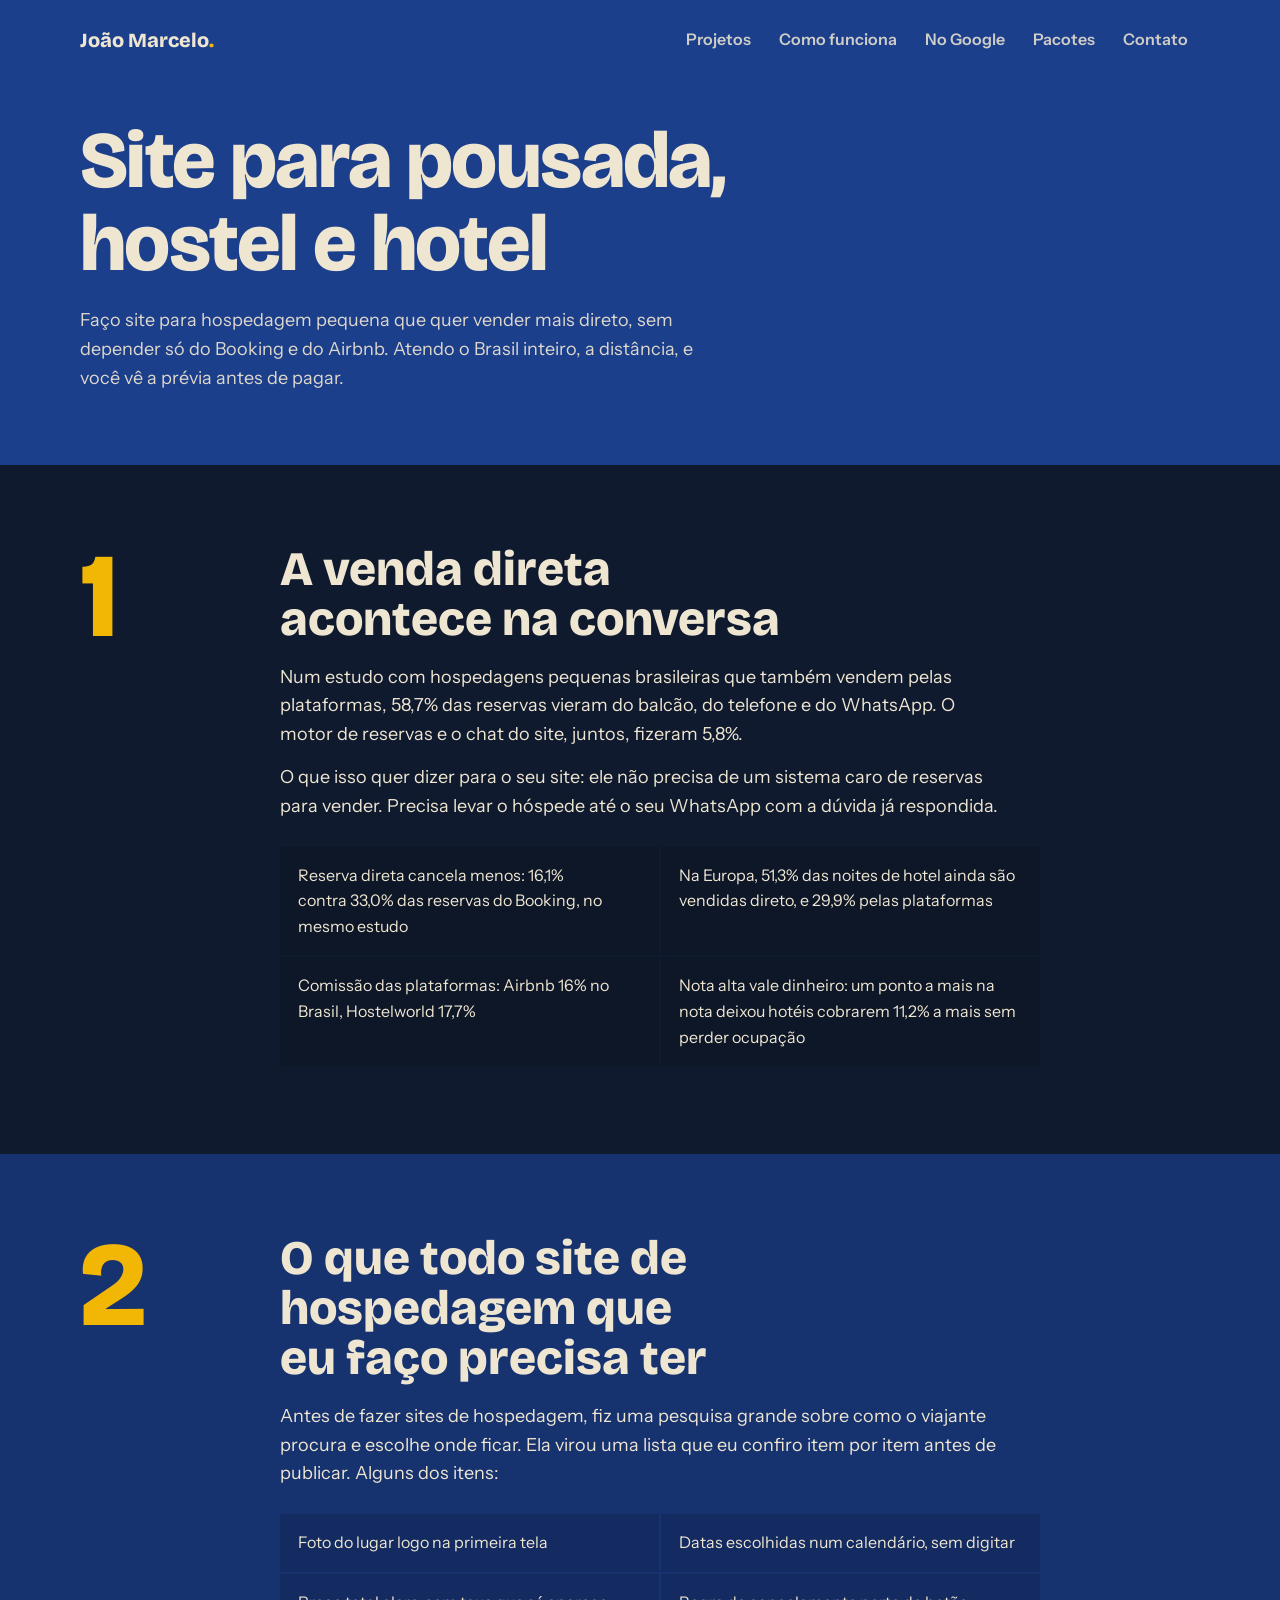
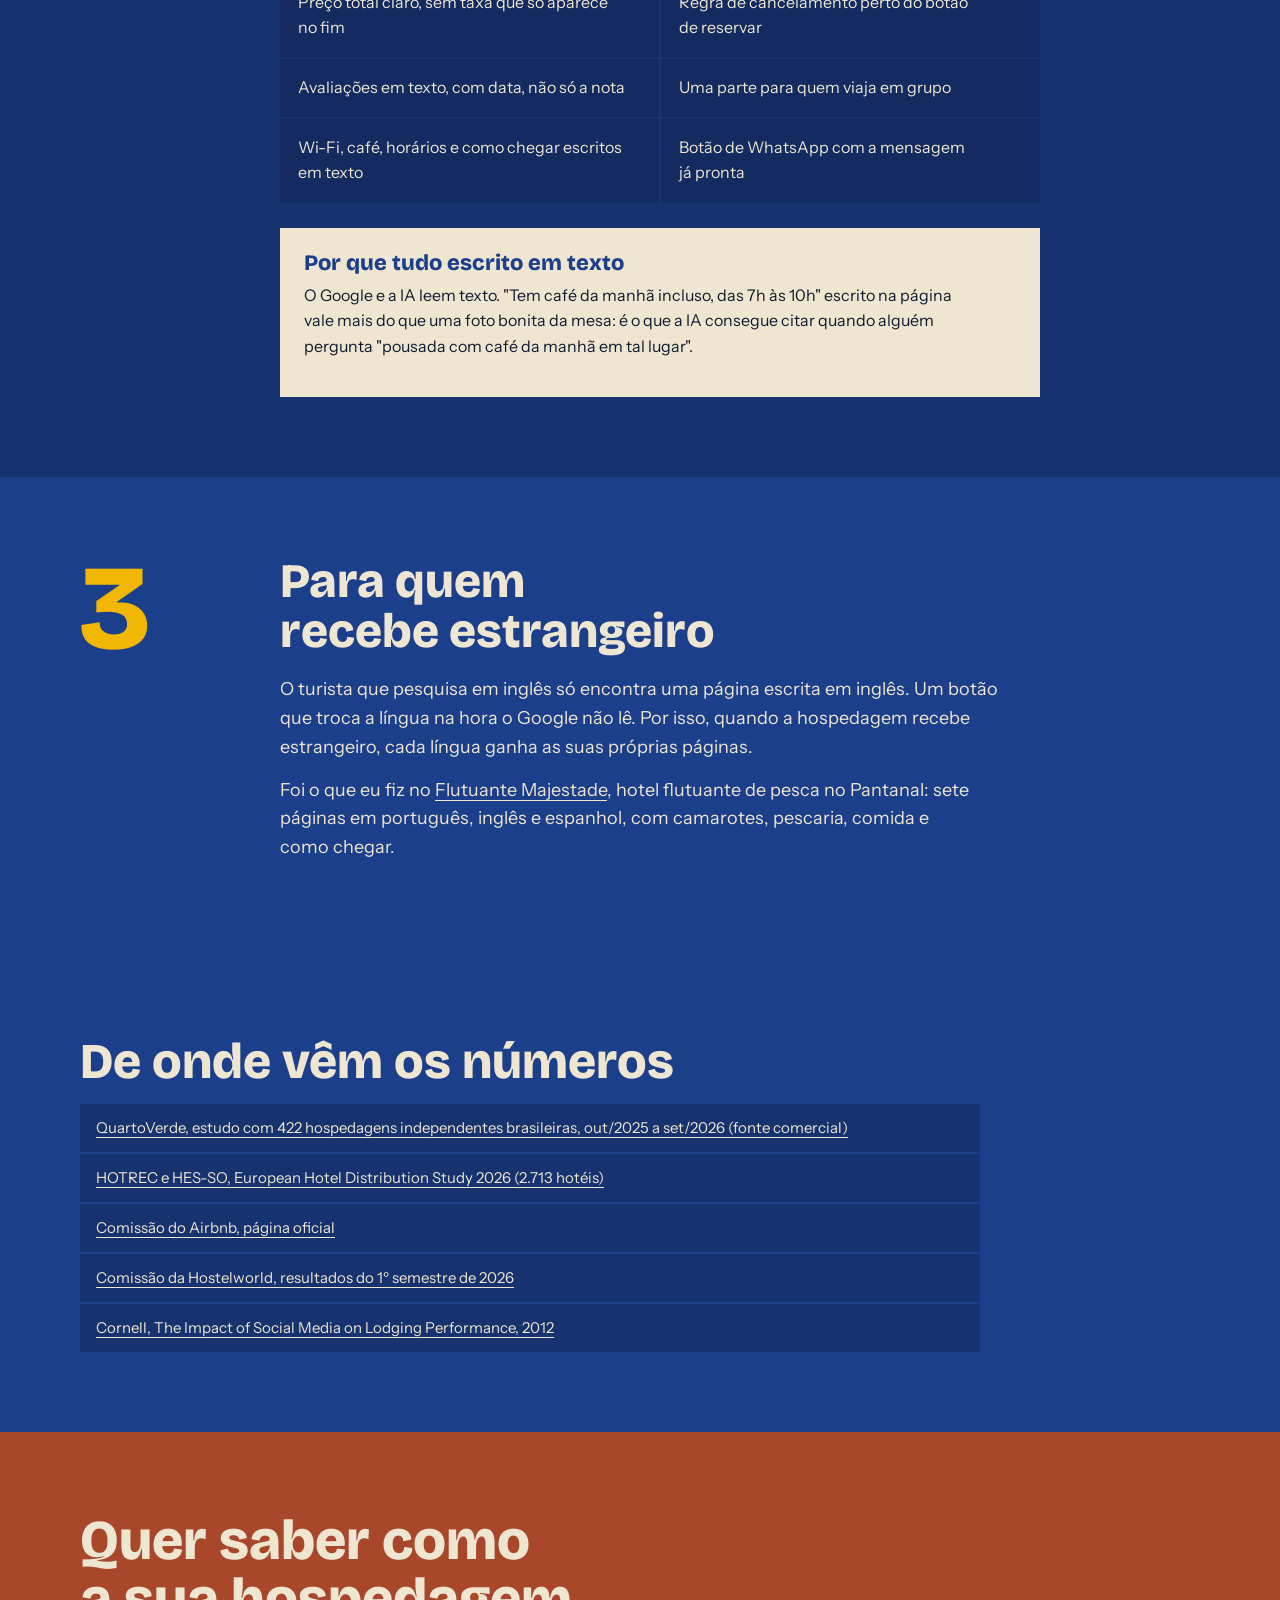
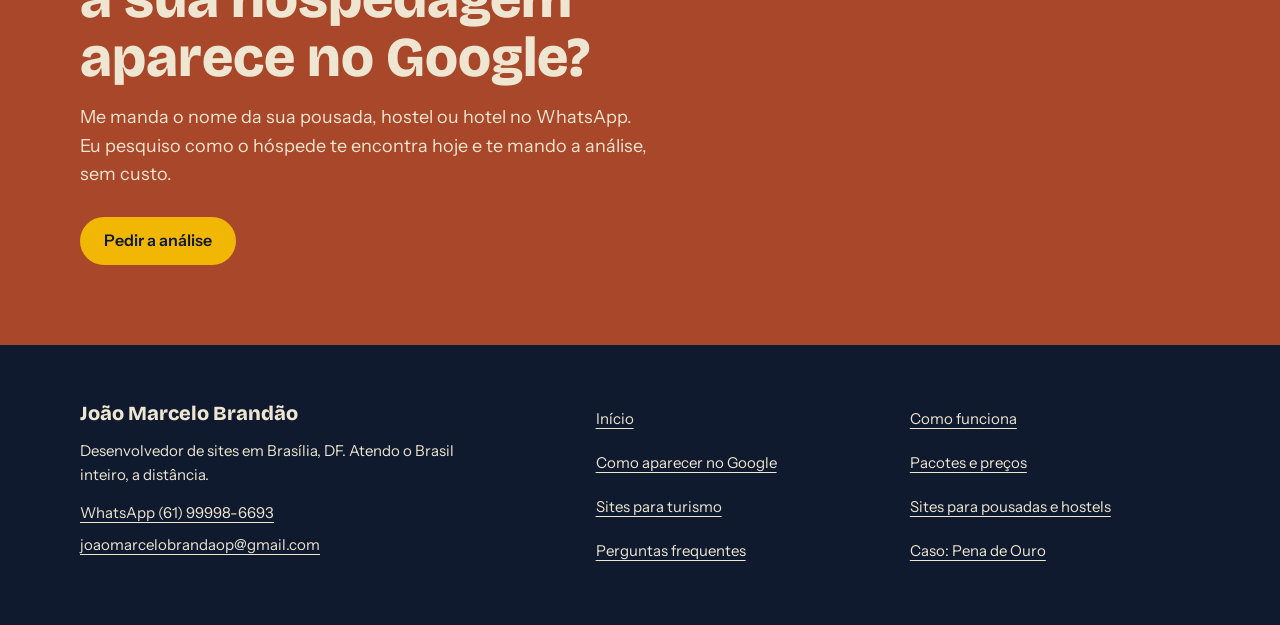
<file: sites-para-hospedagem.html>
<!doctype html>
<html lang="pt-BR">
<head>
<meta charset="utf-8">
<meta name="viewport" content="width=device-width,initial-scale=1">
<title>Site para pousada, hostel e hotel · João Marcelo</title>
<meta name="description" content="Site para pousada, hostel e hotel pequeno vender mais direto: WhatsApp com mensagem pronta, calendário, preço total claro e páginas em outras línguas. Prévia grátis.">
<link rel="icon" href="data:image/svg+xml,%3Csvg xmlns=%27http://www.w3.org/2000/svg%27 viewBox=%270 0 32 32%27%3E%3Crect width=%2732%27 height=%2732%27 fill=%27%23EFE6D2%27/%3E%3Cpath d=%27M0 0h32L0 32z%27 fill=%27%231C3F8C%27/%3E%3Ccircle cx=%2722%27 cy=%2722%27 r=%276%27 fill=%27%23F2B705%27/%3E%3C/svg%3E">
<meta property="og:title" content="Site para pousada, hostel e hotel · João Marcelo">
<meta property="og:description" content="Site para pousada, hostel e hotel pequeno vender mais direto: WhatsApp com mensagem pronta, calendário, preço total claro e páginas em outras línguas. Prévia grátis.">
<meta property="og:type" content="website">
<meta property="og:locale" content="pt_BR">
<meta property="og:url" content="https://sitesjm.vercel.app/sites-para-hospedagem.html">
<meta property="og:image" content="https://sitesjm.vercel.app/img/og-sitesjm.png">
<meta name="theme-color" content="#1C3F8C">
<link rel="canonical" href="https://sitesjm.vercel.app/sites-para-hospedagem.html">
<link rel="preload" href="fontes/bricolage-grotesque.woff2" as="font" type="font/woff2" crossorigin>
<script type="application/ld+json">
{
 "@context": "https://schema.org",
 "@graph": [
  {
   "@type": "Service",
   "@id": "https://sitesjm.vercel.app/sites-para-hospedagem.html#servico",
   "name": "Criação de site para pousada, hostel e hotel",
   "serviceType": "Criação de sites",
   "provider": {
    "@id": "https://sitesjm.vercel.app/#negocio"
   },
   "areaServed": {
    "@type": "Country",
    "name": "Brasil"
   },
   "audience": {
    "@type": "BusinessAudience",
    "audienceType": "Pousadas, hostels e hotéis pequenos"
   }
  },
  {
   "@type": "BreadcrumbList",
   "itemListElement": [
    {
     "@type": "ListItem",
     "position": 1,
     "name": "Início",
     "item": "https://sitesjm.vercel.app/"
    },
    {
     "@type": "ListItem",
     "position": 2,
     "name": "Sites para pousadas e hostels",
     "item": "https://sitesjm.vercel.app/sites-para-hospedagem.html"
    }
   ]
  }
 ]
}
</script>
<link rel="stylesheet" href="estilo.css">
</head>
<body>
<a class="pular" href="#conteudo">Pular para o conteúdo</a>

<header class="wrap topo">
  <a class="marca" href="index.html">João Marcelo<span>.</span></a>
  <nav><a href="index.html#projetos">Projetos</a><a href="como-funciona.html">Como funciona</a><a href="google.html">No Google</a><a href="pacotes.html">Pacotes</a><a href="#contato">Contato</a></nav>
</header>

<main id="conteudo">
<section class="wrap abre">
  <h1>Site para pousada, hostel e hotel</h1>
  <p>Faço site para hospedagem pequena que quer vender mais direto, sem depender só do Booking e do Airbnb. Atendo o Brasil inteiro, a distância, e você vê a prévia antes de pagar.</p>
</section>

<section class="etapa e1">
  <div class="wrap">
    <span class="n" aria-hidden="true">1</span>
    <div>
      <h2>A venda direta acontece na conversa</h2>
      <p>Num estudo com hospedagens pequenas brasileiras que também vendem pelas plataformas, 58,7% das reservas vieram do balcão, do telefone e do WhatsApp. O motor de reservas e o chat do site, juntos, fizeram 5,8%.</p>
      <p>O que isso quer dizer para o seu site: ele não precisa de um sistema caro de reservas para vender. Precisa levar o hóspede até o seu WhatsApp com a dúvida já respondida.</p>
      <ul>
        <li>Reserva direta cancela menos: 16,1% contra 33,0% das reservas do Booking, no mesmo estudo</li>
        <li>Na Europa, 51,3% das noites de hotel ainda são vendidas direto, e 29,9% pelas plataformas</li>
        <li>Comissão das plataformas: Airbnb 16% no Brasil, Hostelworld 17,7%</li>
        <li>Nota alta vale dinheiro: um ponto a mais na nota deixou hotéis cobrarem 11,2% a mais sem perder ocupação</li>
      </ul>
    </div>
  </div>
</section>

<section class="etapa e2">
  <div class="wrap">
    <span class="n" aria-hidden="true">2</span>
    <div>
      <h2>O que todo site de hospedagem que eu faço precisa ter</h2>
      <p>Antes de fazer sites de hospedagem, fiz uma pesquisa grande sobre como o viajante procura e escolhe onde ficar. Ela virou uma lista que eu confiro item por item antes de publicar. Alguns dos itens:</p>
      <ul>
        <li>Foto do lugar logo na primeira tela</li>
        <li>Datas escolhidas num calendário, sem digitar</li>
        <li>Preço total claro, sem taxa que só aparece no fim</li>
        <li>Regra de cancelamento perto do botão de reservar</li>
        <li>Avaliações em texto, com data, não só a nota</li>
        <li>Uma parte para quem viaja em grupo</li>
        <li>Wi-Fi, café, horários e como chegar escritos em texto</li>
        <li>Botão de WhatsApp com a mensagem já pronta</li>
      </ul>
      <div class="exemplo">
        <h3>Por que tudo escrito em texto</h3>
        <p>O Google e a IA leem texto. "Tem café da manhã incluso, das 7h às 10h" escrito na página vale mais do que uma foto bonita da mesa: é o que a IA consegue citar quando alguém pergunta "pousada com café da manhã em tal lugar".</p>
      </div>
    </div>
  </div>
</section>

<section class="etapa e4">
  <div class="wrap">
    <span class="n" aria-hidden="true">3</span>
    <div>
      <h2>Para quem recebe estrangeiro</h2>
      <p>O turista que pesquisa em inglês só encontra uma página escrita em inglês. Um botão que troca a língua na hora o Google não lê. Por isso, quando a hospedagem recebe estrangeiro, cada língua ganha as suas próprias páginas.</p>
      <p>Foi o que eu fiz no <a href="https://flutuantemajestade.com.br/" rel="noopener">Flutuante Majestade</a>, hotel flutuante de pesca no Pantanal: sete páginas em português, inglês e espanhol, com camarotes, pescaria, comida e como chegar.</p>
    </div>
  </div>
</section>

<section class="todos">
  <div class="wrap">
    <h2>De onde vêm os números</h2>
    <ul class="fontes"><li><a href="https://quartoverde.com.br/blog/raio-x-hotelaria-independente-2026/" rel="noopener">QuartoVerde, estudo com 422 hospedagens independentes brasileiras, out/2025 a set/2026 (fonte comercial)</a></li><li><a href="https://www.hotrec.eu/media/static/files/import/all_news_2026_2026_35/full-study_european-hotel-distribution-study-2026_hotrec.pdf" rel="noopener">HOTREC e HES-SO, European Hotel Distribution Study 2026 (2.713 hotéis)</a></li><li><a href="https://www.airbnb.com/help/article/1857" rel="noopener">Comissão do Airbnb, página oficial</a></li><li><a href="https://www.investegate.co.uk/announcement/rns/hostelworld-group--hsw/interim-results-2026/9693119" rel="noopener">Comissão da Hostelworld, resultados do 1º semestre de 2026</a></li><li><a href="https://hdl.handle.net/1813/71194" rel="noopener">Cornell, The Impact of Social Media on Lodging Performance, 2012</a></li></ul>
  </div>
</section>

<section class="contato" id="contato">
  <div class="wrap">
    <h2>Quer saber como a sua hospedagem aparece no Google?</h2>
    <p>Me manda o nome da sua pousada, hostel ou hotel no WhatsApp. Eu pesquiso como o hóspede te encontra hoje e te mando a análise, sem custo.</p>
    <a class="btn" data-wa="hospedagem" href="#">Pedir a análise</a>
  </div>
</section>
</main>

<footer class="rodape">
  <div class="wrap rodape-g">
    <div>
      <p class="r-nome">João Marcelo Brandão</p>
      <p>Desenvolvedor de sites em Brasília, DF. Atendo o Brasil inteiro, a distância.</p>
      <p><a href="https://wa.me/5561999986693">WhatsApp (61) 99998-6693</a><br><a href="mailto:joaomarcelobrandaop@gmail.com">joaomarcelobrandaop@gmail.com</a></p>
    </div>
    <nav aria-label="Páginas do site">
      <a href="index.html">Início</a>
      <a href="como-funciona.html">Como funciona</a>
      <a href="google.html">Como aparecer no Google</a>
      <a href="pacotes.html">Pacotes e preços</a>
      <a href="sites-para-turismo.html">Sites para turismo</a>
      <a href="sites-para-hospedagem.html">Sites para pousadas e hostels</a>
      <a href="perguntas-frequentes.html">Perguntas frequentes</a>
      <a href="caso-pena-de-ouro.html">Caso: Pena de Ouro</a>
    </nav>
  </div>
</footer>

<script>
/* ===== CONFIG: dados que você pode editar ===== */
const CONFIG = {
  whatsapp: "5561999986693",
  mensagens: {"hospedagem": "Oi, João! Tenho uma hospedagem e quero a análise de como ela aparece no Google. A hospedagem é:"}
};

/* ===== INTEGRACOES: tudo desligado. Ligar só com banner de consentimento (regra 8). ===== */
const INTEGRACOES = {
  ga4: { ligado: false, id: "" },
  pixel: { ligado: false, id: "" }
};

document.querySelectorAll("[data-wa]").forEach(a => {
  const msg = CONFIG.mensagens[a.dataset.wa] || "";
  a.href = "https://wa.me/" + CONFIG.whatsapp + "?text=" + encodeURIComponent(msg);
  a.target = "_blank"; a.rel = "noopener";
});
</script>
</body>
</html>
</file>
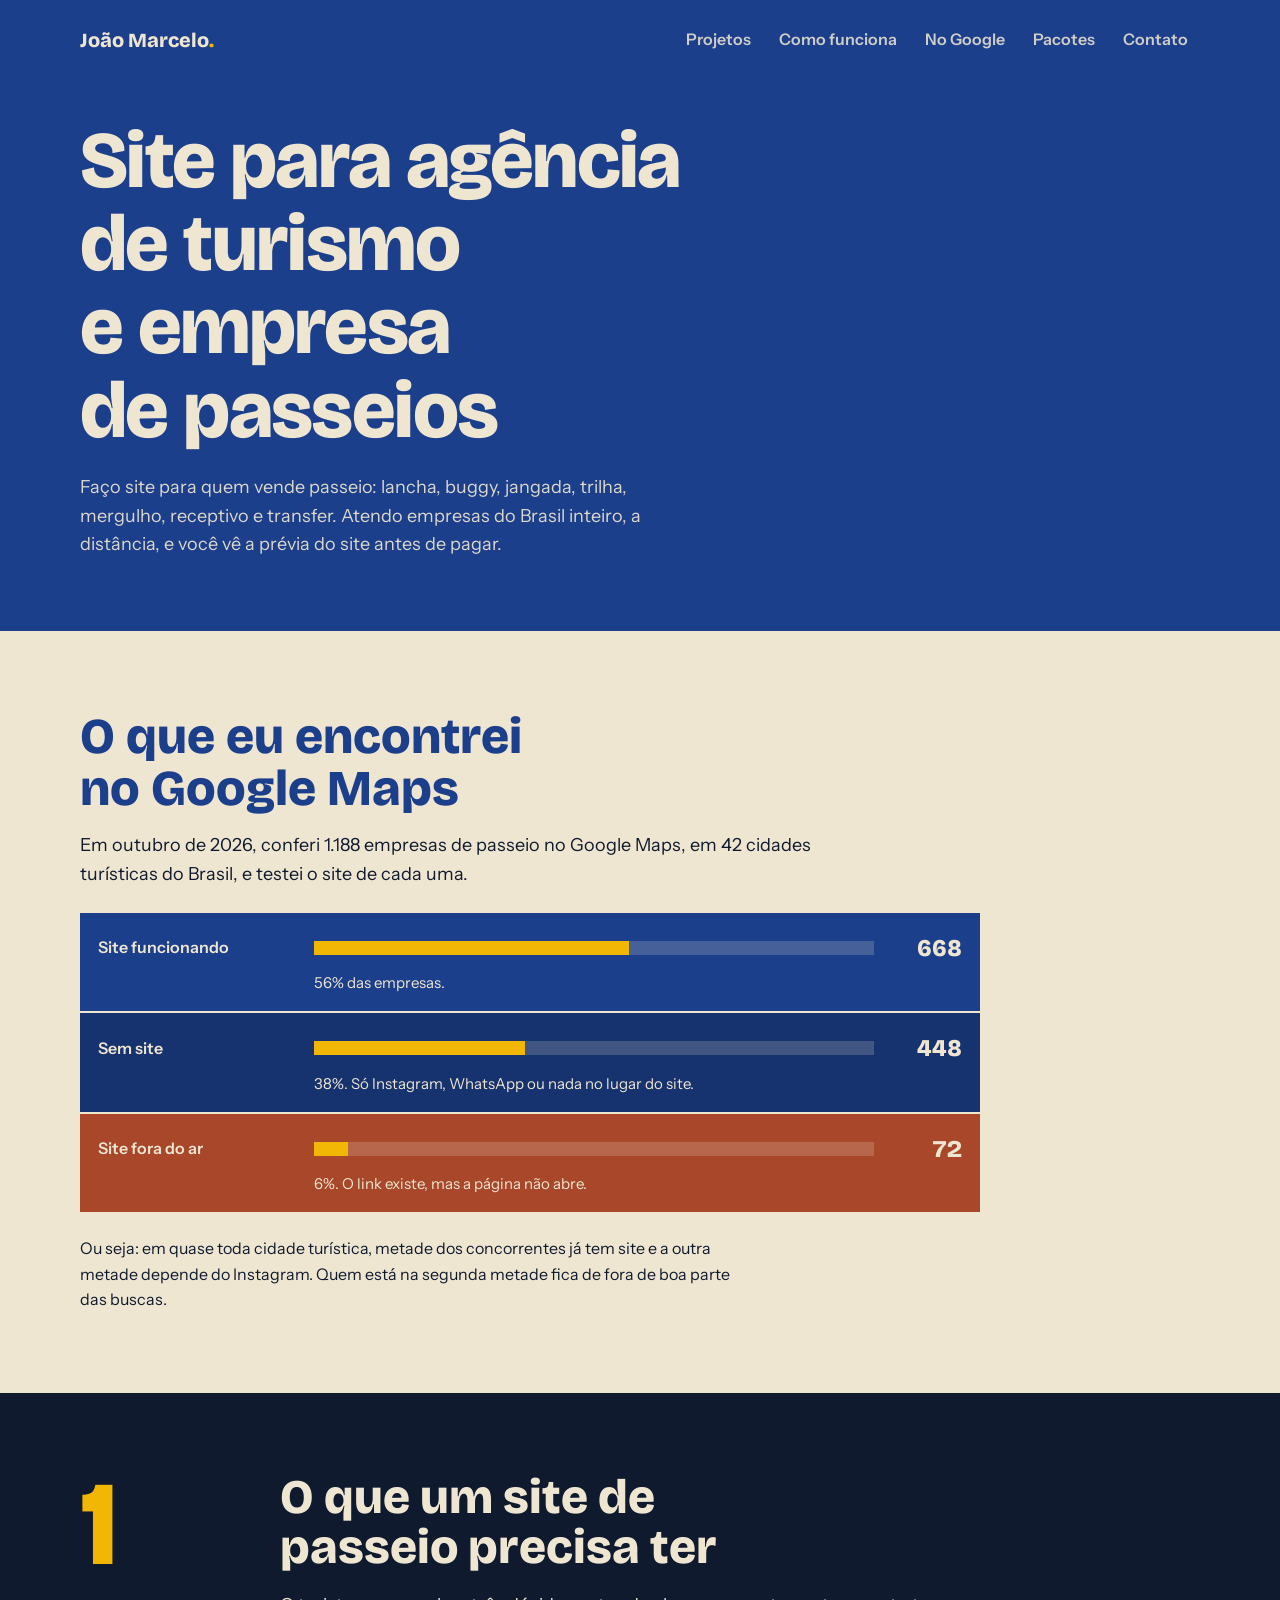
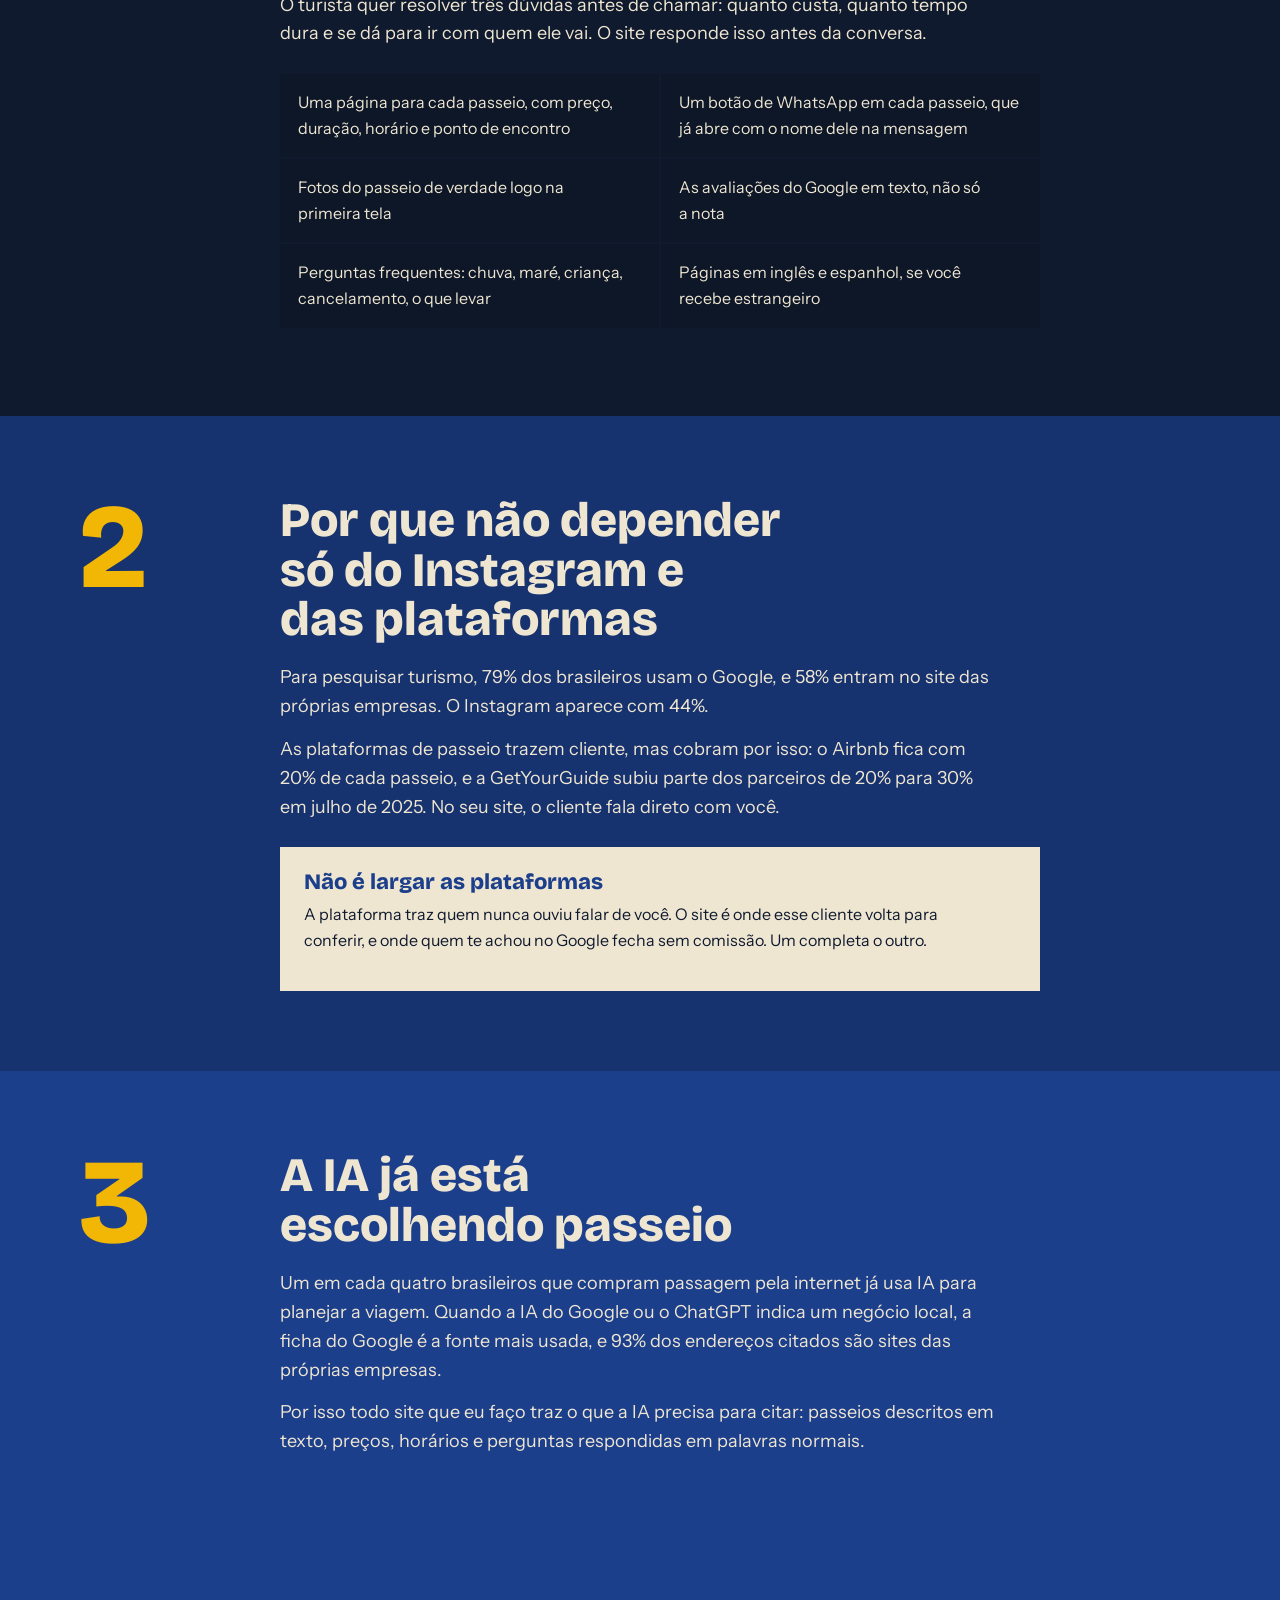
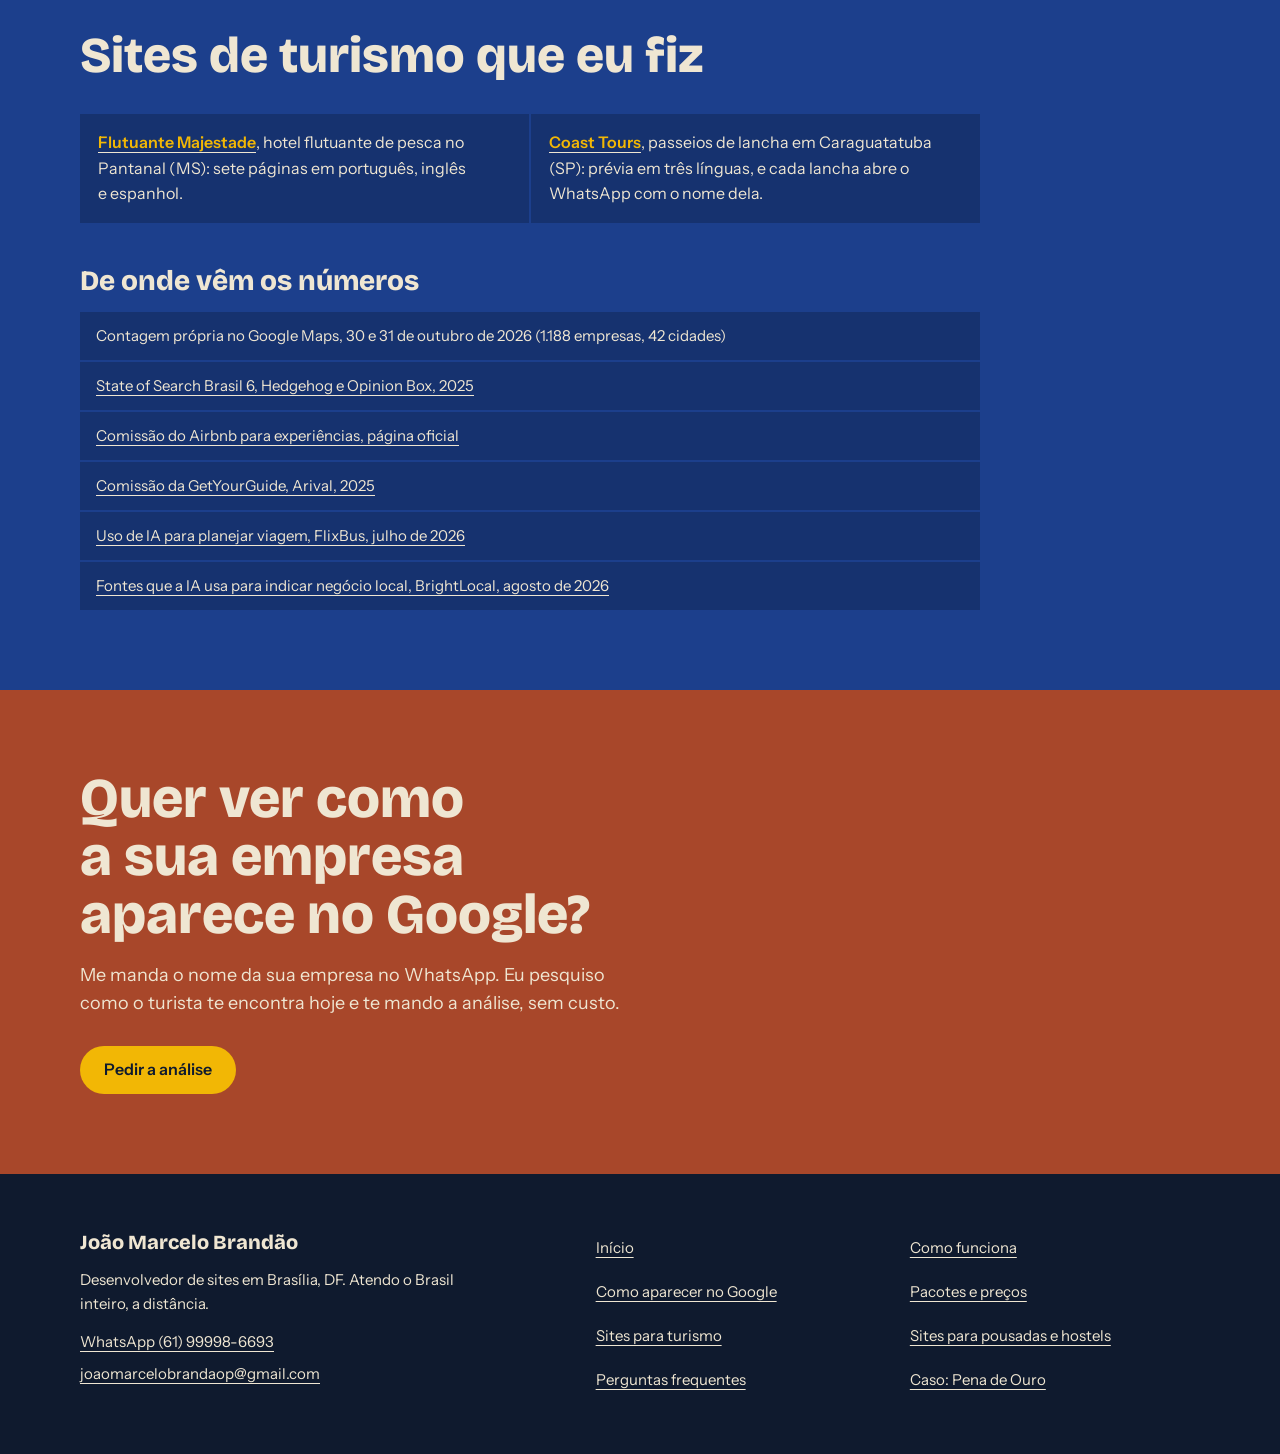
<file: sites-para-turismo.html>
<!doctype html>
<html lang="pt-BR">
<head>
<meta charset="utf-8">
<meta name="viewport" content="width=device-width,initial-scale=1">
<title>Site para agência de turismo e passeios · João Marcelo</title>
<meta name="description" content="Site para agência de turismo e empresa de passeios, pronto para o Google e para as respostas de IA. Página por passeio, WhatsApp com mensagem pronta e prévia grátis.">
<link rel="icon" href="data:image/svg+xml,%3Csvg xmlns=%27http://www.w3.org/2000/svg%27 viewBox=%270 0 32 32%27%3E%3Crect width=%2732%27 height=%2732%27 fill=%27%23EFE6D2%27/%3E%3Cpath d=%27M0 0h32L0 32z%27 fill=%27%231C3F8C%27/%3E%3Ccircle cx=%2722%27 cy=%2722%27 r=%276%27 fill=%27%23F2B705%27/%3E%3C/svg%3E">
<meta property="og:title" content="Site para agência de turismo e passeios · João Marcelo">
<meta property="og:description" content="Site para agência de turismo e empresa de passeios, pronto para o Google e para as respostas de IA. Página por passeio, WhatsApp com mensagem pronta e prévia grátis.">
<meta property="og:type" content="website">
<meta property="og:locale" content="pt_BR">
<meta property="og:url" content="https://sitesjm.vercel.app/sites-para-turismo.html">
<meta property="og:image" content="https://sitesjm.vercel.app/img/og-sitesjm.png">
<meta name="theme-color" content="#1C3F8C">
<link rel="canonical" href="https://sitesjm.vercel.app/sites-para-turismo.html">
<link rel="preload" href="fontes/bricolage-grotesque.woff2" as="font" type="font/woff2" crossorigin>
<script type="application/ld+json">
{
 "@context": "https://schema.org",
 "@graph": [
  {
   "@type": "Service",
   "@id": "https://sitesjm.vercel.app/sites-para-turismo.html#servico",
   "name": "Criação de site para agência de turismo e empresa de passeios",
   "serviceType": "Criação de sites",
   "provider": {
    "@id": "https://sitesjm.vercel.app/#negocio"
   },
   "areaServed": {
    "@type": "Country",
    "name": "Brasil"
   },
   "audience": {
    "@type": "BusinessAudience",
    "audienceType": "Agências de turismo, receptivos e empresas de passeio"
   }
  },
  {
   "@type": "BreadcrumbList",
   "itemListElement": [
    {
     "@type": "ListItem",
     "position": 1,
     "name": "Início",
     "item": "https://sitesjm.vercel.app/"
    },
    {
     "@type": "ListItem",
     "position": 2,
     "name": "Sites para turismo",
     "item": "https://sitesjm.vercel.app/sites-para-turismo.html"
    }
   ]
  }
 ]
}
</script>
<link rel="stylesheet" href="estilo.css">
</head>
<body>
<a class="pular" href="#conteudo">Pular para o conteúdo</a>

<header class="wrap topo">
  <a class="marca" href="index.html">João Marcelo<span>.</span></a>
  <nav><a href="index.html#projetos">Projetos</a><a href="como-funciona.html">Como funciona</a><a href="google.html">No Google</a><a href="pacotes.html">Pacotes</a><a href="#contato">Contato</a></nav>
</header>

<main id="conteudo">
<section class="wrap abre">
  <h1>Site para agência de turismo e empresa de passeios</h1>
  <p>Faço site para quem vende passeio: lancha, buggy, jangada, trilha, mergulho, receptivo e transfer. Atendo empresas do Brasil inteiro, a distância, e você vê a prévia do site antes de pagar.</p>
</section>

<section class="exemplo-feira">
  <div class="wrap">
    <h2>O que eu encontrei no Google Maps</h2>
    <p class="lead">Em outubro de 2026, conferi 1.188 empresas de passeio no Google Maps, em 42 cidades turísticas do Brasil, e testei o site de cada uma.</p>
    <ol class="barras">
      <li style="--v:56.2"><span class="rot">Site funcionando</span><span class="barra"></span><span class="num">668</span><span class="obs">56% das empresas.</span></li>
      <li style="--v:37.7"><span class="rot">Sem site</span><span class="barra"></span><span class="num">448</span><span class="obs">38%. Só Instagram, WhatsApp ou nada no lugar do site.</span></li>
      <li style="--v:6.1"><span class="rot">Site fora do ar</span><span class="barra"></span><span class="num">72</span><span class="obs">6%. O link existe, mas a página não abre.</span></li>
    </ol>
    <p class="nota-ex">Ou seja: em quase toda cidade turística, metade dos concorrentes já tem site e a outra metade depende do Instagram. Quem está na segunda metade fica de fora de boa parte das buscas.</p>
  </div>
</section>

<section class="etapa e1">
  <div class="wrap">
    <span class="n" aria-hidden="true">1</span>
    <div>
      <h2>O que um site de passeio precisa ter</h2>
      <p>O turista quer resolver três dúvidas antes de chamar: quanto custa, quanto tempo dura e se dá para ir com quem ele vai. O site responde isso antes da conversa.</p>
      <ul>
        <li>Uma página para cada passeio, com preço, duração, horário e ponto de encontro</li>
        <li>Um botão de WhatsApp em cada passeio, que já abre com o nome dele na mensagem</li>
        <li>Fotos do passeio de verdade logo na primeira tela</li>
        <li>As avaliações do Google em texto, não só a nota</li>
        <li>Perguntas frequentes: chuva, maré, criança, cancelamento, o que levar</li>
        <li>Páginas em inglês e espanhol, se você recebe estrangeiro</li>
      </ul>
    </div>
  </div>
</section>

<section class="etapa e2">
  <div class="wrap">
    <span class="n" aria-hidden="true">2</span>
    <div>
      <h2>Por que não depender só do Instagram e das plataformas</h2>
      <p>Para pesquisar turismo, 79% dos brasileiros usam o Google, e 58% entram no site das próprias empresas. O Instagram aparece com 44%.</p>
      <p>As plataformas de passeio trazem cliente, mas cobram por isso: o Airbnb fica com 20% de cada passeio, e a GetYourGuide subiu parte dos parceiros de 20% para 30% em julho de 2025. No seu site, o cliente fala direto com você.</p>
      <div class="exemplo">
        <h3>Não é largar as plataformas</h3>
        <p>A plataforma traz quem nunca ouviu falar de você. O site é onde esse cliente volta para conferir, e onde quem te achou no Google fecha sem comissão. Um completa o outro.</p>
      </div>
    </div>
  </div>
</section>

<section class="etapa e4">
  <div class="wrap">
    <span class="n" aria-hidden="true">3</span>
    <div>
      <h2>A IA já está escolhendo passeio</h2>
      <p>Um em cada quatro brasileiros que compram passagem pela internet já usa IA para planejar a viagem. Quando a IA do Google ou o ChatGPT indica um negócio local, a ficha do Google é a fonte mais usada, e 93% dos endereços citados são sites das próprias empresas.</p>
      <p>Por isso todo site que eu faço traz o que a IA precisa para citar: passeios descritos em texto, preços, horários e perguntas respondidas em palavras normais.</p>
    </div>
  </div>
</section>

<section class="todos">
  <div class="wrap">
    <h2>Sites de turismo que eu fiz</h2>
    <ul class="lista">
      <li><a href="https://flutuantemajestade.com.br/" rel="noopener"><strong>Flutuante Majestade</strong></a>, hotel flutuante de pesca no Pantanal (MS): sete páginas em português, inglês e espanhol.</li>
      <li><a href="https://coast-tours.vercel.app" rel="noopener"><strong>Coast Tours</strong></a>, passeios de lancha em Caraguatatuba (SP): prévia em três línguas, e cada lancha abre o WhatsApp com o nome dela.</li>
    </ul>
    <h3 class="sub-claro">De onde vêm os números</h3>
    <ul class="fontes"><li>Contagem própria no Google Maps, 30 e 31 de outubro de 2026 (1.188 empresas, 42 cidades)</li><li><a href="https://www.panrotas.com.br/mercado/pesquisas-e-estatisticas/2025/12/interesse-por-viagens-aumenta-no-brasil-e-busca-ocorre-mais-pelo-celular-diz-pesquisa_223969.html" rel="noopener">State of Search Brasil 6, Hedgehog e Opinion Box, 2025</a></li><li><a href="https://www.airbnb.com/help/article/1857" rel="noopener">Comissão do Airbnb para experiências, página oficial</a></li><li><a href="https://arival.travel/article/getyourguide-commission-increasing-for-some-operators" rel="noopener">Comissão da GetYourGuide, Arival, 2025</a></li><li><a href="https://www.mobiletime.com.br/noticias/17/07/2026/flixbus-25-dos/" rel="noopener">Uso de IA para planejar viagem, FlixBus, julho de 2026</a></li><li><a href="https://www.brightlocal.com/resources/ai-directory-sources/" rel="noopener">Fontes que a IA usa para indicar negócio local, BrightLocal, agosto de 2026</a></li></ul>
  </div>
</section>

<section class="contato" id="contato">
  <div class="wrap">
    <h2>Quer ver como a sua empresa aparece no Google?</h2>
    <p>Me manda o nome da sua empresa no WhatsApp. Eu pesquiso como o turista te encontra hoje e te mando a análise, sem custo.</p>
    <a class="btn" data-wa="turismo" href="#">Pedir a análise</a>
  </div>
</section>
</main>

<footer class="rodape">
  <div class="wrap rodape-g">
    <div>
      <p class="r-nome">João Marcelo Brandão</p>
      <p>Desenvolvedor de sites em Brasília, DF. Atendo o Brasil inteiro, a distância.</p>
      <p><a href="https://wa.me/5561999986693">WhatsApp (61) 99998-6693</a><br><a href="mailto:joaomarcelobrandaop@gmail.com">joaomarcelobrandaop@gmail.com</a></p>
    </div>
    <nav aria-label="Páginas do site">
      <a href="index.html">Início</a>
      <a href="como-funciona.html">Como funciona</a>
      <a href="google.html">Como aparecer no Google</a>
      <a href="pacotes.html">Pacotes e preços</a>
      <a href="sites-para-turismo.html">Sites para turismo</a>
      <a href="sites-para-hospedagem.html">Sites para pousadas e hostels</a>
      <a href="perguntas-frequentes.html">Perguntas frequentes</a>
      <a href="caso-pena-de-ouro.html">Caso: Pena de Ouro</a>
    </nav>
  </div>
</footer>

<script>
/* ===== CONFIG: dados que você pode editar ===== */
const CONFIG = {
  whatsapp: "5561999986693",
  mensagens: {"turismo": "Oi, João! Tenho uma empresa de passeios e quero a análise de como ela aparece no Google. A empresa é:"}
};

/* ===== INTEGRACOES: tudo desligado. Ligar só com banner de consentimento (regra 8). ===== */
const INTEGRACOES = {
  ga4: { ligado: false, id: "" },
  pixel: { ligado: false, id: "" }
};

document.querySelectorAll("[data-wa]").forEach(a => {
  const msg = CONFIG.mensagens[a.dataset.wa] || "";
  a.href = "https://wa.me/" + CONFIG.whatsapp + "?text=" + encodeURIComponent(msg);
  a.target = "_blank"; a.rel = "noopener";
});
</script>
</body>
</html>
</file>
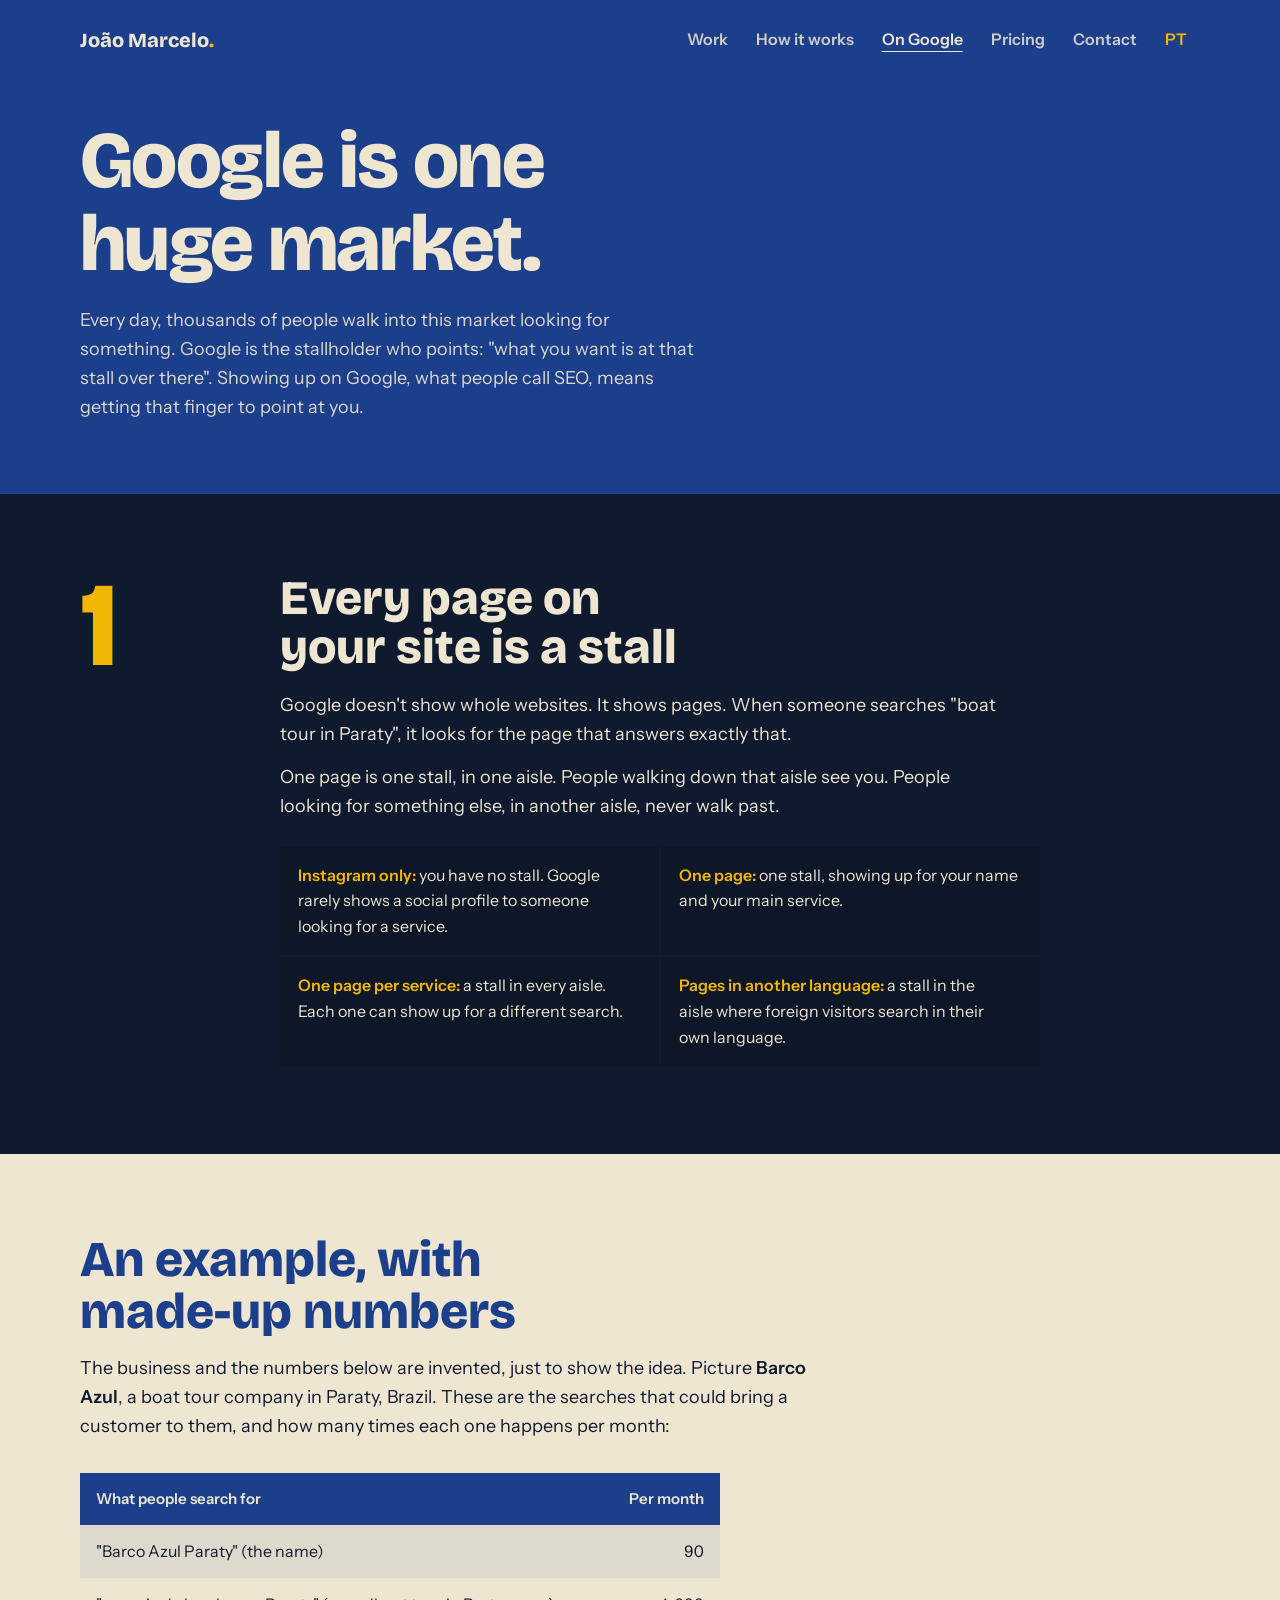
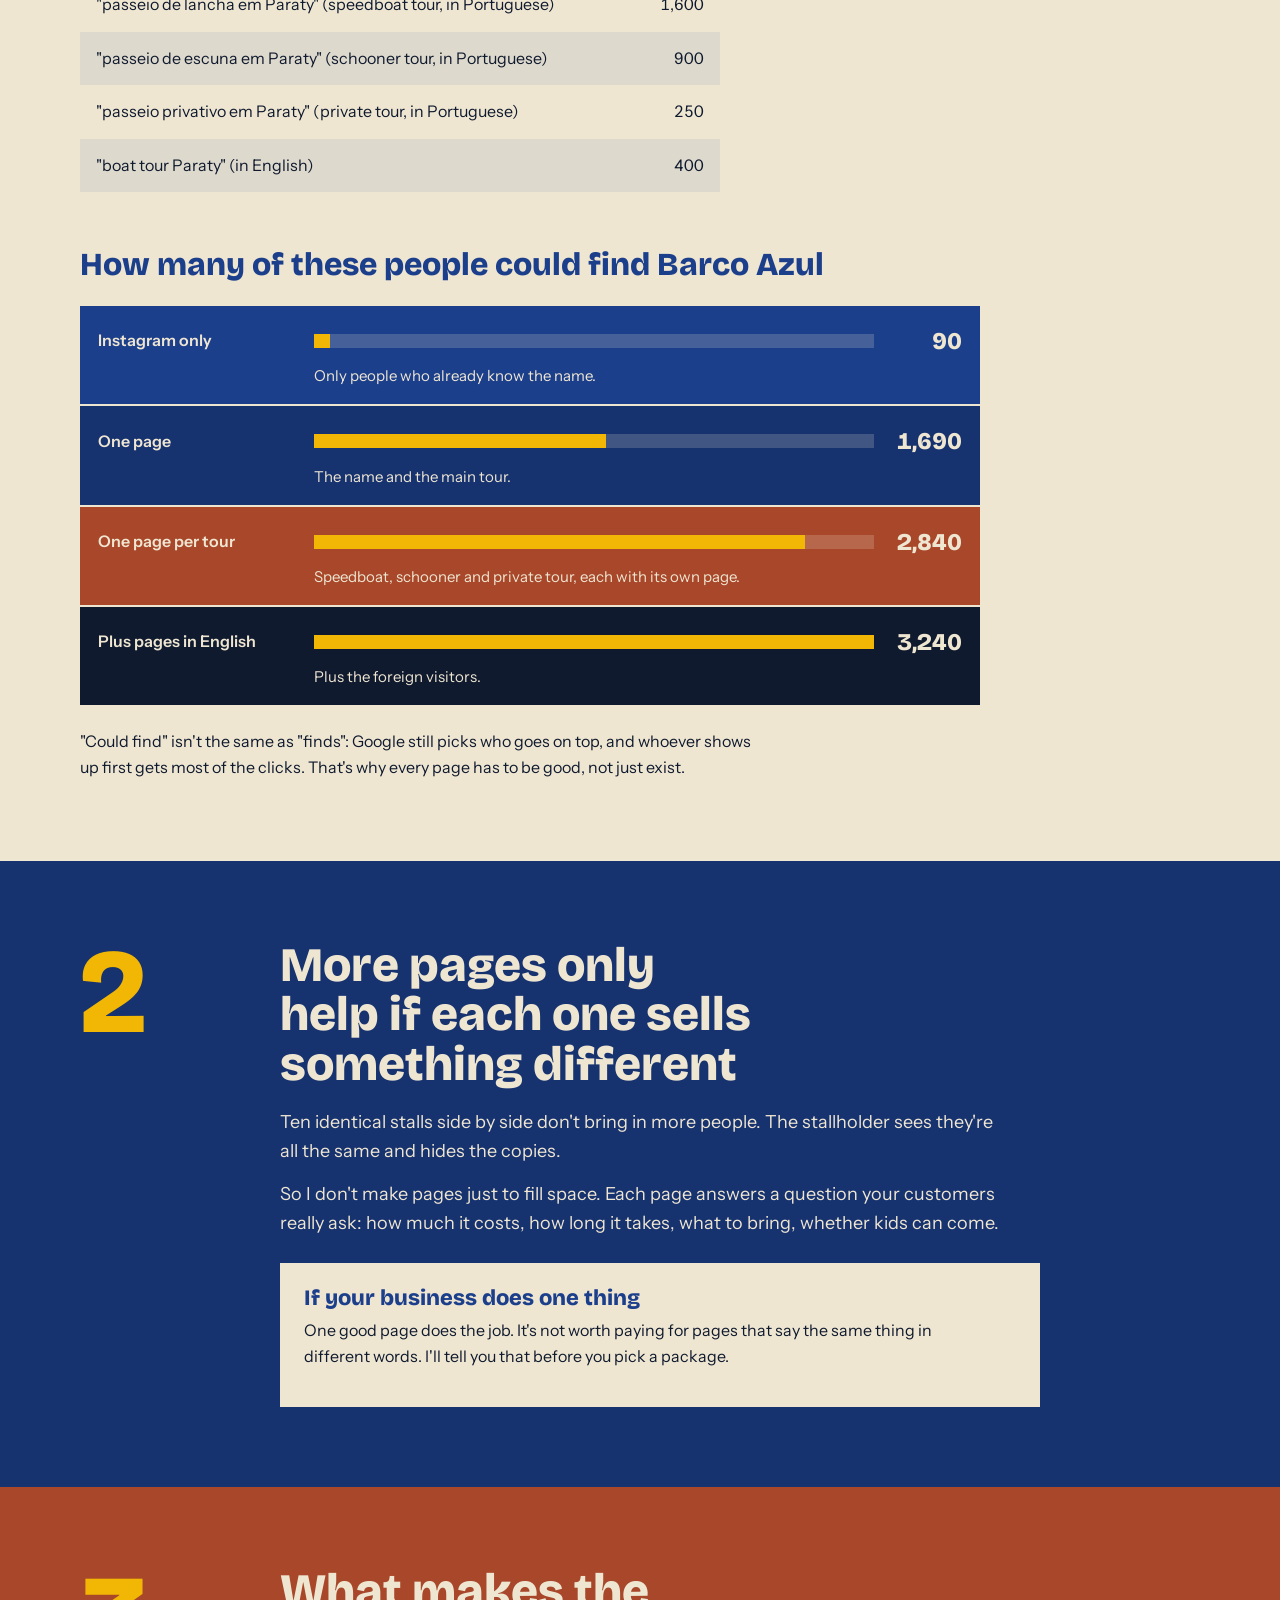
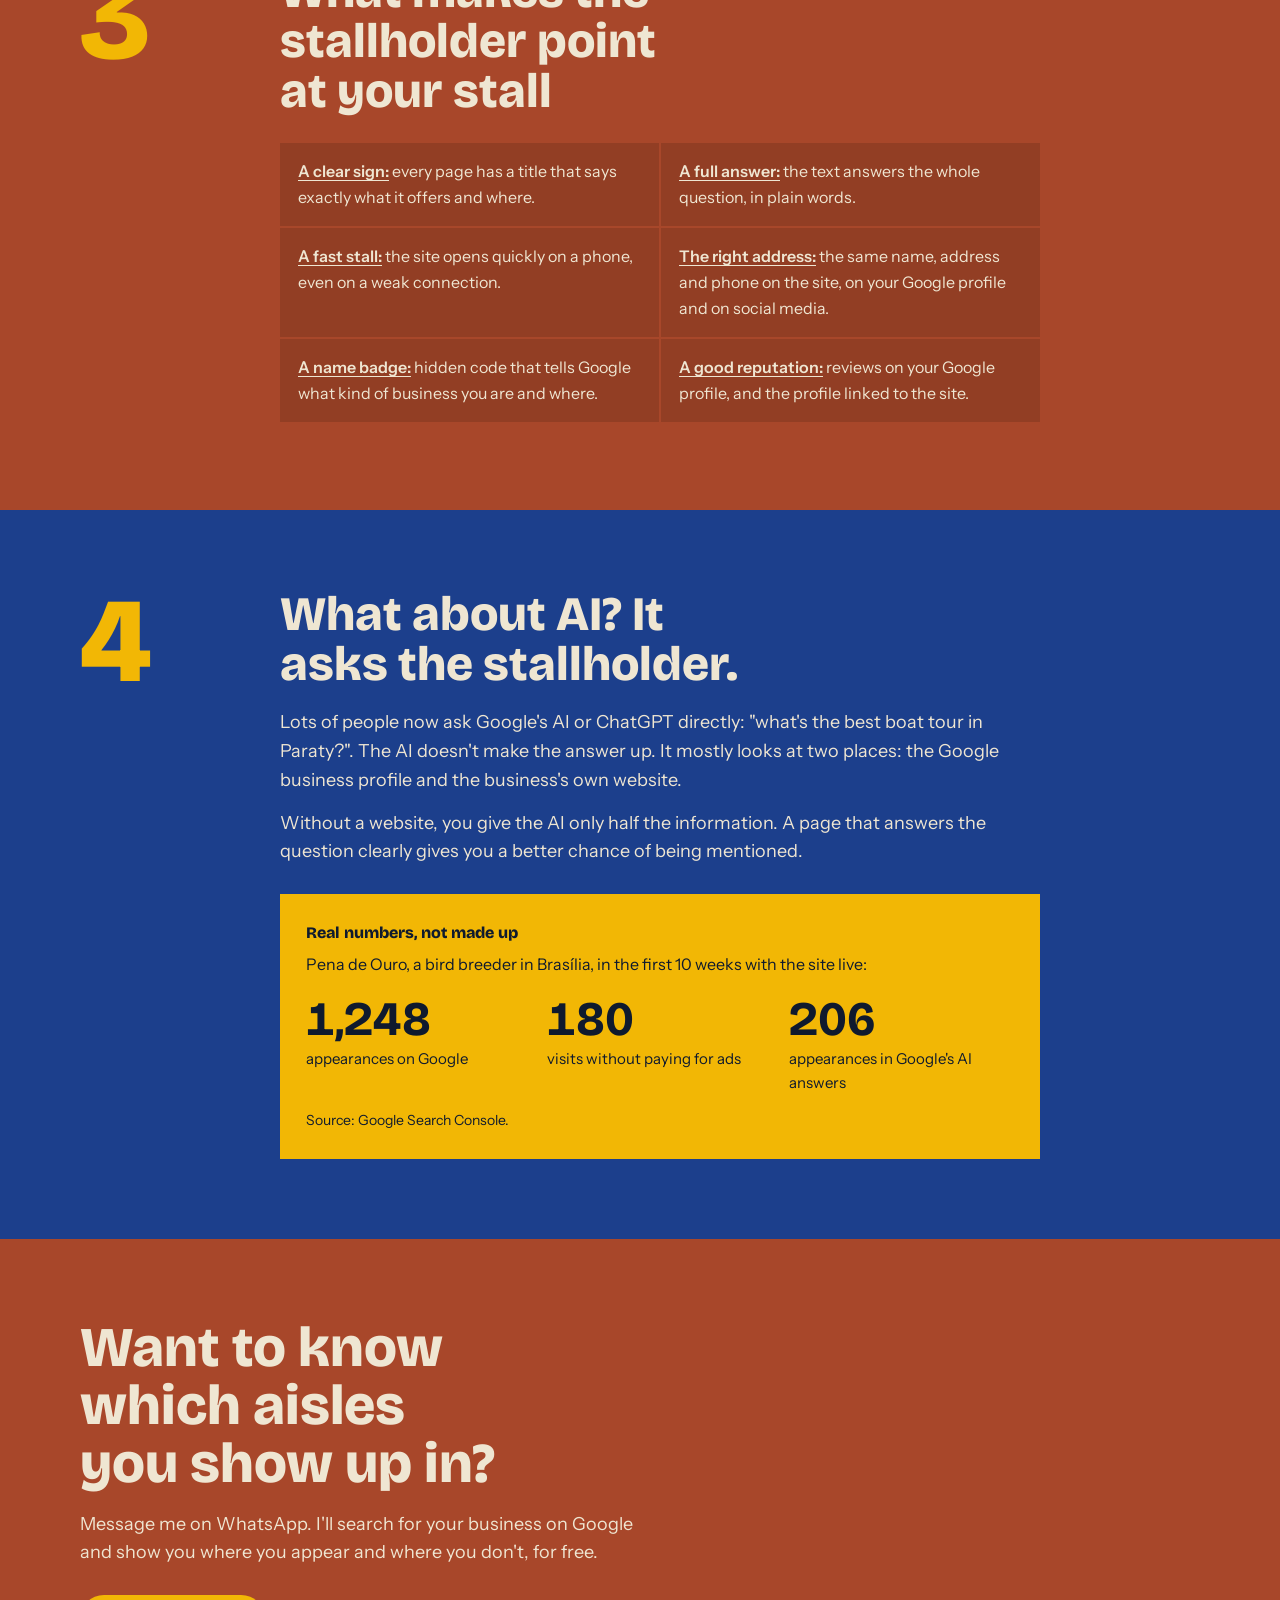
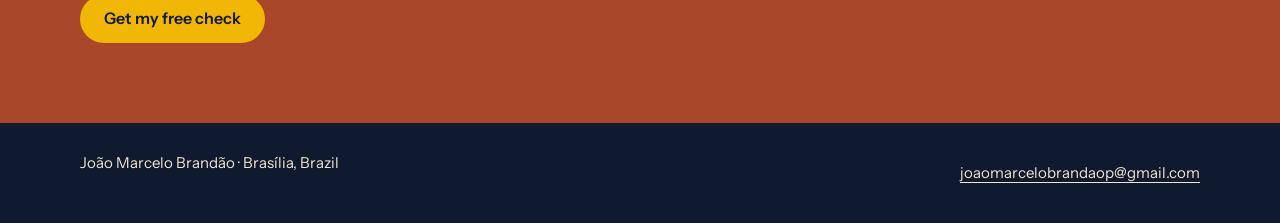
<file: en/google.html>
<!doctype html>
<html lang="en">
<head>
<meta charset="utf-8">
<meta name="viewport" content="width=device-width,initial-scale=1">
<title>How to show up on Google · João Marcelo</title>
<meta name="description" content="How Google decides who shows up, explained without jargon: the market, the stalls, why every page is a way in, and where AI fits in.">
<link rel="icon" href="data:image/svg+xml,%3Csvg xmlns=%27http://www.w3.org/2000/svg%27 viewBox=%270 0 32 32%27%3E%3Crect width=%2732%27 height=%2732%27 fill=%27%23EFE6D2%27/%3E%3Cpath d=%27M0 0h32L0 32z%27 fill=%27%231C3F8C%27/%3E%3Ccircle cx=%2722%27 cy=%2722%27 r=%276%27 fill=%27%23F2B705%27/%3E%3C/svg%3E">
<meta property="og:title" content="How to show up on Google · João Marcelo">
<meta property="og:description" content="How Google decides who shows up, explained without jargon: the market, the stalls, why every page is a way in, and where AI fits in.">
<meta property="og:type" content="website">
<meta property="og:locale" content="en_US">
<meta property="og:url" content="https://sitesjm.vercel.app/en/google.html">
<meta property="og:image" content="https://sitesjm.vercel.app/img/og-sitesjm.png">
<meta name="theme-color" content="#1C3F8C">
<link rel="canonical" href="https://sitesjm.vercel.app/en/google.html">
<link rel="alternate" hreflang="pt-BR" href="../google.html">
<link rel="alternate" hreflang="en" href="google.html">
<link rel="alternate" hreflang="x-default" href="../google.html">
<link rel="preload" href="../fontes/bricolage-grotesque.woff2" as="font" type="font/woff2" crossorigin>
<link rel="stylesheet" href="../estilo.css">
</head>
<body>
<a class="pular" href="#conteudo">Skip to content</a>

<header class="wrap topo">
  <a class="marca" href="index.html">João Marcelo<span>.</span></a>
  <nav><a href="index.html#projetos">Work</a><a href="how-it-works.html">How it works</a><a class="ativo" href="google.html" aria-current="page">On Google</a><a href="pricing.html">Pricing</a><a href="#contato">Contact</a><a class="lingua" href="../google.html" lang="pt-BR" hreflang="pt-BR">PT</a></nav>
</header>

<main id="conteudo">
<section class="wrap abre">
  <h1>Google is one huge market.</h1>
  <p>Every day, thousands of people walk into this market looking for something. Google is the stallholder who points: "what you want is at that stall over there". Showing up on Google, what people call SEO, means getting that finger to point at you.</p>
</section>

<section class="etapa e1">
  <div class="wrap">
    <span class="n" aria-hidden="true">1</span>
    <div>
      <h2>Every page on your site is a stall</h2>
      <p>Google doesn't show whole websites. It shows pages. When someone searches "boat tour in Paraty", it looks for the page that answers exactly that.</p>
      <p>One page is one stall, in one aisle. People walking down that aisle see you. People looking for something else, in another aisle, never walk past.</p>
      <ul>
        <li><strong>Instagram only:</strong> you have no stall. Google rarely shows a social profile to someone looking for a service.</li>
        <li><strong>One page:</strong> one stall, showing up for your name and your main service.</li>
        <li><strong>One page per service:</strong> a stall in every aisle. Each one can show up for a different search.</li>
        <li><strong>Pages in another language:</strong> a stall in the aisle where foreign visitors search in their own language.</li>
      </ul>
    </div>
  </div>
</section>

<section class="exemplo-feira">
  <div class="wrap">
    <h2>An example, with made-up numbers</h2>
    <p class="lead">The business and the numbers below are invented, just to show the idea. Picture <strong>Barco Azul</strong>, a boat tour company in Paraty, Brazil. These are the searches that could bring a customer to them, and how many times each one happens per month:</p>

    <table class="buscas">
      <caption class="sr">Made-up searches and how many times they happen per month</caption>
      <thead><tr><th scope="col">What people search for</th><th scope="col">Per month</th></tr></thead>
      <tbody>
        <tr><td>"Barco Azul Paraty" (the name)</td><td>90</td></tr>
        <tr><td>"passeio de lancha em Paraty" (speedboat tour, in Portuguese)</td><td>1,600</td></tr>
        <tr><td>"passeio de escuna em Paraty" (schooner tour, in Portuguese)</td><td>900</td></tr>
        <tr><td>"passeio privativo em Paraty" (private tour, in Portuguese)</td><td>250</td></tr>
        <tr><td>"boat tour Paraty" (in English)</td><td>400</td></tr>
      </tbody>
    </table>

    <h3 class="sub">How many of these people could find Barco Azul</h3>
    <ol class="barras">
      <li style="--v:2.8"><span class="rot">Instagram only</span><span class="barra"></span><span class="num">90</span><span class="obs">Only people who already know the name.</span></li>
      <li style="--v:52.2"><span class="rot">One page</span><span class="barra"></span><span class="num">1,690</span><span class="obs">The name and the main tour.</span></li>
      <li style="--v:87.7"><span class="rot">One page per tour</span><span class="barra"></span><span class="num">2,840</span><span class="obs">Speedboat, schooner and private tour, each with its own page.</span></li>
      <li style="--v:100"><span class="rot">Plus pages in English</span><span class="barra"></span><span class="num">3,240</span><span class="obs">Plus the foreign visitors.</span></li>
    </ol>
    <p class="nota-ex">"Could find" isn't the same as "finds": Google still picks who goes on top, and whoever shows up first gets most of the clicks. That's why every page has to be good, not just exist.</p>
  </div>
</section>

<section class="etapa e2">
  <div class="wrap">
    <span class="n" aria-hidden="true">2</span>
    <div>
      <h2>More pages only help if each one sells something different</h2>
      <p>Ten identical stalls side by side don't bring in more people. The stallholder sees they're all the same and hides the copies.</p>
      <p>So I don't make pages just to fill space. Each page answers a question your customers really ask: how much it costs, how long it takes, what to bring, whether kids can come.</p>
      <div class="exemplo">
        <h3>If your business does one thing</h3>
        <p>One good page does the job. It's not worth paying for pages that say the same thing in different words. I'll tell you that before you pick a package.</p>
      </div>
    </div>
  </div>
</section>

<section class="etapa e3">
  <div class="wrap">
    <span class="n" aria-hidden="true">3</span>
    <div>
      <h2>What makes the stallholder point at your stall</h2>
      <ul>
        <li><strong>A clear sign:</strong> every page has a title that says exactly what it offers and where.</li>
        <li><strong>A full answer:</strong> the text answers the whole question, in plain words.</li>
        <li><strong>A fast stall:</strong> the site opens quickly on a phone, even on a weak connection.</li>
        <li><strong>The right address:</strong> the same name, address and phone on the site, on your Google profile and on social media.</li>
        <li><strong>A name badge:</strong> hidden code that tells Google what kind of business you are and where.</li>
        <li><strong>A good reputation:</strong> reviews on your Google profile, and the profile linked to the site.</li>
      </ul>
    </div>
  </div>
</section>

<section class="etapa e4">
  <div class="wrap">
    <span class="n" aria-hidden="true">4</span>
    <div>
      <h2>What about AI? It asks the stallholder.</h2>
      <p>Lots of people now ask Google's AI or ChatGPT directly: "what's the best boat tour in Paraty?". The AI doesn't make the answer up. It mostly looks at two places: the Google business profile and the business's own website.</p>
      <p>Without a website, you give the AI only half the information. A page that answers the question clearly gives you a better chance of being mentioned.</p>
      <div class="real">
        <p class="real-t">Real numbers, not made up</p>
        <p>Pena de Ouro, a bird breeder in Brasília, in the first 10 weeks with the site live:</p>
        <div class="real-n">
          <div><strong>1,248</strong><span>appearances on Google</span></div>
          <div><strong>180</strong><span>visits without paying for ads</span></div>
          <div><strong>206</strong><span>appearances in Google's AI answers</span></div>
        </div>
        <small>Source: Google Search Console.</small>
      </div>
    </div>
  </div>
</section>

<section class="contato" id="contato">
  <div class="wrap">
    <h2>Want to know which aisles you show up in?</h2>
    <p>Message me on WhatsApp. I'll search for your business on Google and show you where you appear and where you don't, for free.</p>
    <a class="btn" data-wa="analise" href="#">Get my free check</a>
  </div>
</section>
</main>

<footer class="rodape">
  <div class="wrap">
    <span>João Marcelo Brandão · Brasília, Brazil</span>
    <a href="mailto:joaomarcelobrandaop@gmail.com">joaomarcelobrandaop@gmail.com</a>
  </div>
</footer>

<script>
/* ===== CONFIG: dados que você pode editar ===== */
const CONFIG = {
  whatsapp: "5561999986693",
  mensagens: {
    analise: "Hi João! I saw the page about Google and I'd like to know where my business shows up. My business is:"
  }
};

/* ===== INTEGRACOES: tudo desligado. Ligar só com banner de consentimento (regra 8). ===== */
const INTEGRACOES = {
  ga4: { ligado: false, id: "" },
  pixel: { ligado: false, id: "" }
};

document.querySelectorAll("[data-wa]").forEach(a => {
  const msg = CONFIG.mensagens[a.dataset.wa] || "";
  a.href = "https://wa.me/" + CONFIG.whatsapp + "?text=" + encodeURIComponent(msg);
  a.target = "_blank"; a.rel = "noopener";
});

/* barras crescem quando aparecem na tela */
const barras = document.querySelector(".barras");
if (barras && "IntersectionObserver" in window) {
  document.documentElement.classList.add("js");
  new IntersectionObserver((es, io) => es.forEach(e => {
    if (e.isIntersecting) { barras.classList.add("vista"); io.disconnect(); }
  }), { threshold: 0.3 }).observe(barras);
}
</script>
</body>
</html>
</file>
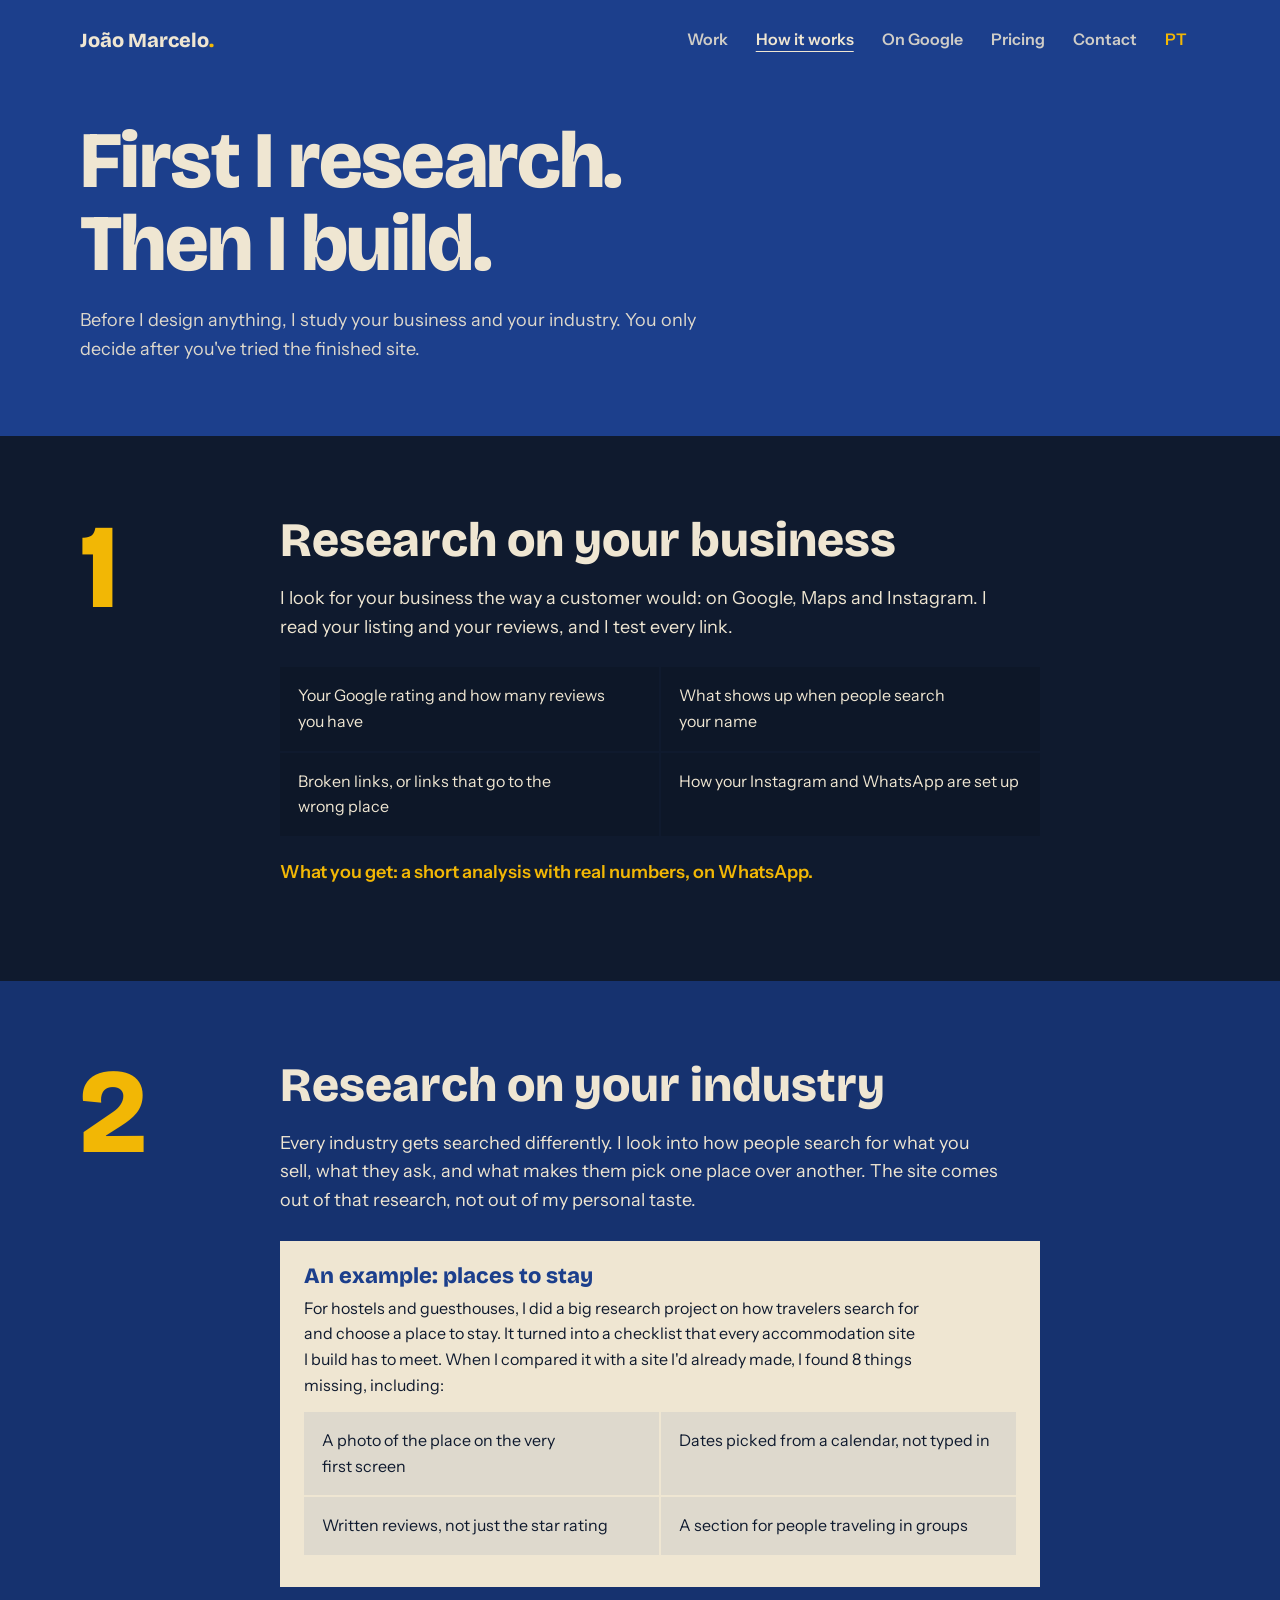
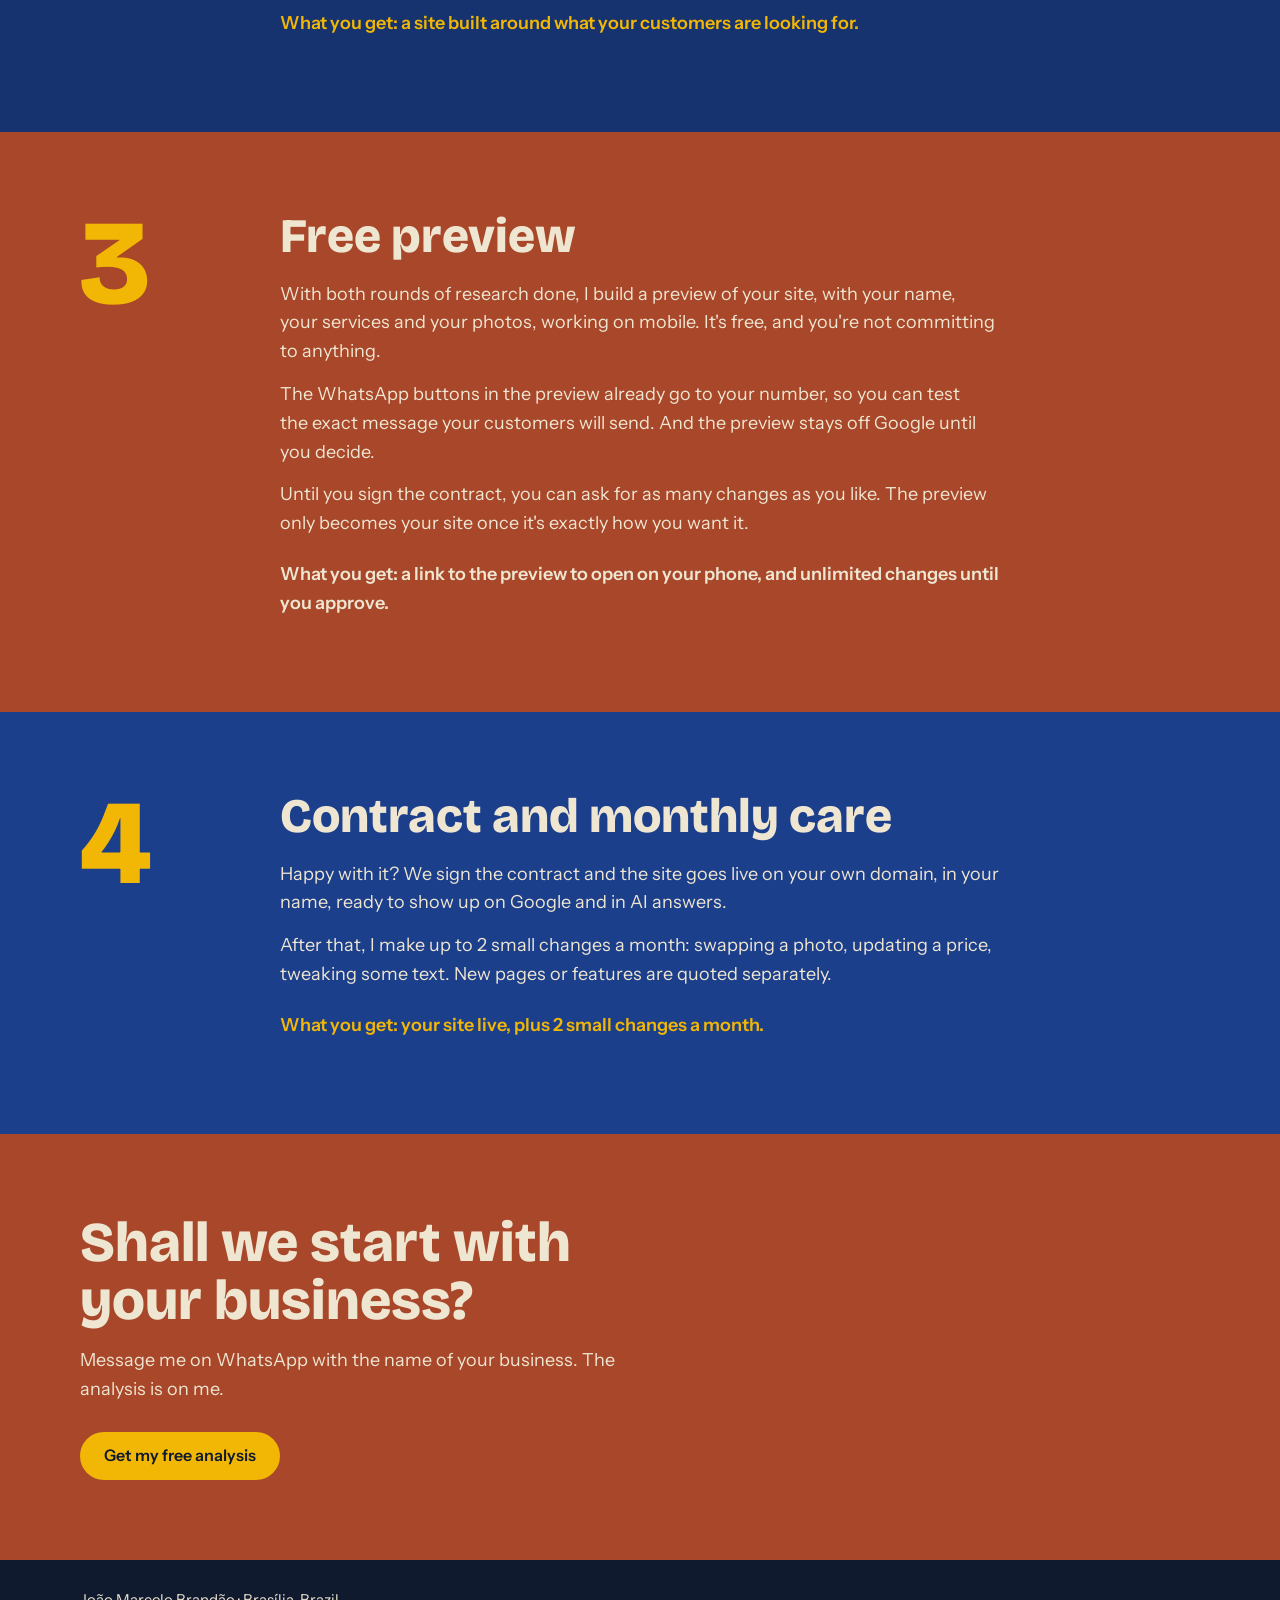
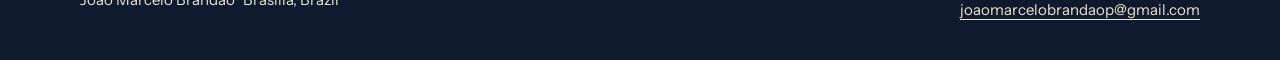
<file: en/how-it-works.html>
<!doctype html>
<html lang="en">
<head>
<meta charset="utf-8">
<meta name="viewport" content="width=device-width,initial-scale=1">
<title>How it works · João Marcelo</title>
<meta name="description" content="How João Marcelo builds a website: research on your business, research on your industry, a free preview with changes until you approve, and monthly tweaks after the contract.">
<link rel="icon" href="data:image/svg+xml,%3Csvg xmlns=%27http://www.w3.org/2000/svg%27 viewBox=%270 0 32 32%27%3E%3Crect width=%2732%27 height=%2732%27 fill=%27%23EFE6D2%27/%3E%3Cpath d=%27M0 0h32L0 32z%27 fill=%27%231C3F8C%27/%3E%3Ccircle cx=%2722%27 cy=%2722%27 r=%276%27 fill=%27%23F2B705%27/%3E%3C/svg%3E">
<meta property="og:title" content="How it works · João Marcelo">
<meta property="og:description" content="How João Marcelo builds a website: research on your business, research on your industry, a free preview with changes until you approve, and monthly tweaks after the contract.">
<meta property="og:type" content="website">
<meta property="og:locale" content="en_US">
<meta property="og:url" content="https://sitesjm.vercel.app/en/how-it-works.html">
<meta property="og:image" content="https://sitesjm.vercel.app/img/og-sitesjm.png">
<meta name="theme-color" content="#1C3F8C">
<link rel="canonical" href="https://sitesjm.vercel.app/en/how-it-works.html">
<link rel="alternate" hreflang="pt-BR" href="../como-funciona.html">
<link rel="alternate" hreflang="en" href="how-it-works.html">
<link rel="alternate" hreflang="x-default" href="../como-funciona.html">
<link rel="preload" href="../fontes/bricolage-grotesque.woff2" as="font" type="font/woff2" crossorigin>
<link rel="stylesheet" href="../estilo.css">
</head>
<body>
<a class="pular" href="#conteudo">Skip to content</a>

<header class="wrap topo">
  <a class="marca" href="index.html">João Marcelo<span>.</span></a>
  <nav><a href="index.html#projetos">Work</a><a class="ativo" href="how-it-works.html" aria-current="page">How it works</a><a href="google.html">On Google</a><a href="pricing.html">Pricing</a><a href="#contato">Contact</a><a class="lingua" href="../como-funciona.html" lang="pt-BR" hreflang="pt-BR">PT</a></nav>
</header>

<main id="conteudo">
<section class="wrap abre">
  <h1>First I research. Then I build.</h1>
  <p>Before I design anything, I study your business and your industry. You only decide after you've tried the finished site.</p>
</section>

<section class="etapa e1">
  <div class="wrap">
    <span class="n" aria-hidden="true">1</span>
    <div>
      <h2>Research on your business</h2>
      <p>I look for your business the way a customer would: on Google, Maps and Instagram. I read your listing and your reviews, and I test every link.</p>
      <ul>
        <li>Your Google rating and how many reviews you have</li>
        <li>What shows up when people search your name</li>
        <li>Broken links, or links that go to the wrong place</li>
        <li>How your Instagram and WhatsApp are set up</li>
      </ul>
      <p class="recebe">What you get: a short analysis with real numbers, on WhatsApp.</p>
    </div>
  </div>
</section>

<section class="etapa e2">
  <div class="wrap">
    <span class="n" aria-hidden="true">2</span>
    <div>
      <h2>Research on your industry</h2>
      <p>Every industry gets searched differently. I look into how people search for what you sell, what they ask, and what makes them pick one place over another. The site comes out of that research, not out of my personal taste.</p>
      <div class="exemplo">
        <h3>An example: places to stay</h3>
        <p>For hostels and guesthouses, I did a big research project on how travelers search for and choose a place to stay. It turned into a checklist that every accommodation site I build has to meet. When I compared it with a site I'd already made, I found 8 things missing, including:</p>
        <ul>
          <li>A photo of the place on the very first screen</li>
          <li>Dates picked from a calendar, not typed in</li>
          <li>Written reviews, not just the star rating</li>
          <li>A section for people traveling in groups</li>
        </ul>
      </div>
      <p class="recebe">What you get: a site built around what your customers are looking for.</p>
    </div>
  </div>
</section>

<section class="etapa e3">
  <div class="wrap">
    <span class="n" aria-hidden="true">3</span>
    <div>
      <h2>Free preview</h2>
      <p>With both rounds of research done, I build a preview of your site, with your name, your services and your photos, working on mobile. It's free, and you're not committing to anything.</p>
      <p>The WhatsApp buttons in the preview already go to your number, so you can test the exact message your customers will send. And the preview stays off Google until you decide.</p>
      <p>Until you sign the contract, you can ask for as many changes as you like. The preview only becomes your site once it's exactly how you want it.</p>
      <p class="recebe">What you get: a link to the preview to open on your phone, and unlimited changes until you approve.</p>
    </div>
  </div>
</section>

<section class="etapa e4">
  <div class="wrap">
    <span class="n" aria-hidden="true">4</span>
    <div>
      <h2>Contract and monthly care</h2>
      <p>Happy with it? We sign the contract and the site goes live on your own domain, in your name, ready to show up on Google and in AI answers.</p>
      <p>After that, I make up to 2 small changes a month: swapping a photo, updating a price, tweaking some text. New pages or features are quoted separately.</p>
      <p class="recebe">What you get: your site live, plus 2 small changes a month.</p>
    </div>
  </div>
</section>

<section class="contato" id="contato">
  <div class="wrap">
    <h2>Shall we start with your business?</h2>
    <p>Message me on WhatsApp with the name of your business. The analysis is on me.</p>
    <a class="btn" data-wa="comoFunciona" href="#">Get my free analysis</a>
  </div>
</section>
</main>

<footer class="rodape">
  <div class="wrap">
    <span>João Marcelo Brandão · Brasília, Brazil</span>
    <a href="mailto:joaomarcelobrandaop@gmail.com">joaomarcelobrandaop@gmail.com</a>
  </div>
</footer>

<script>
/* ===== CONFIG: dados que você pode editar ===== */
const CONFIG = {
  whatsapp: "5561999986693",
  mensagens: {
    comoFunciona: "Hi João! I read how your work goes and I'd like the analysis of my business. It's called:"
  }
};

/* ===== INTEGRACOES: tudo desligado. Ligar só com banner de consentimento (regra 8). ===== */
const INTEGRACOES = {
  ga4: { ligado: false, id: "" },
  pixel: { ligado: false, id: "" }
};

document.querySelectorAll("[data-wa]").forEach(a => {
  const msg = CONFIG.mensagens[a.dataset.wa] || "";
  a.href = "https://wa.me/" + CONFIG.whatsapp + "?text=" + encodeURIComponent(msg);
  a.target = "_blank"; a.rel = "noopener";
});
</script>
</body>
</html>
</file>
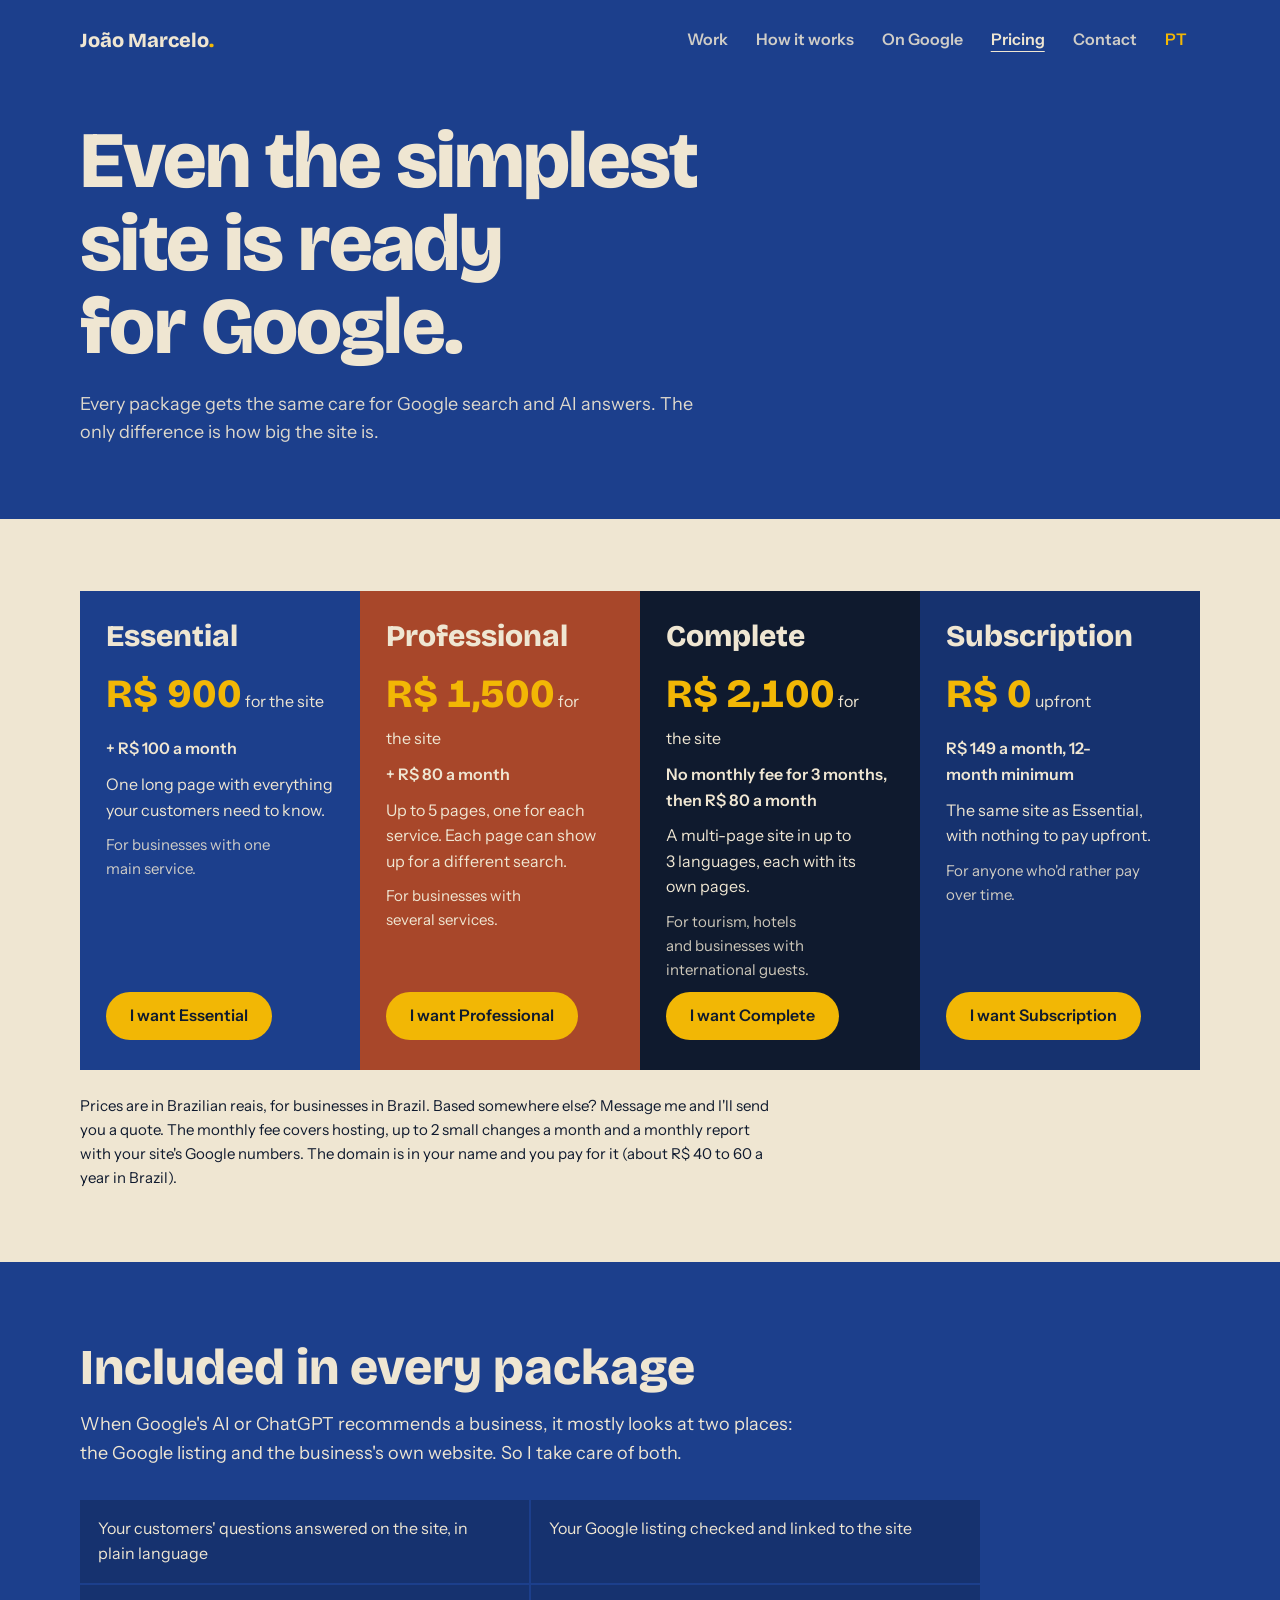
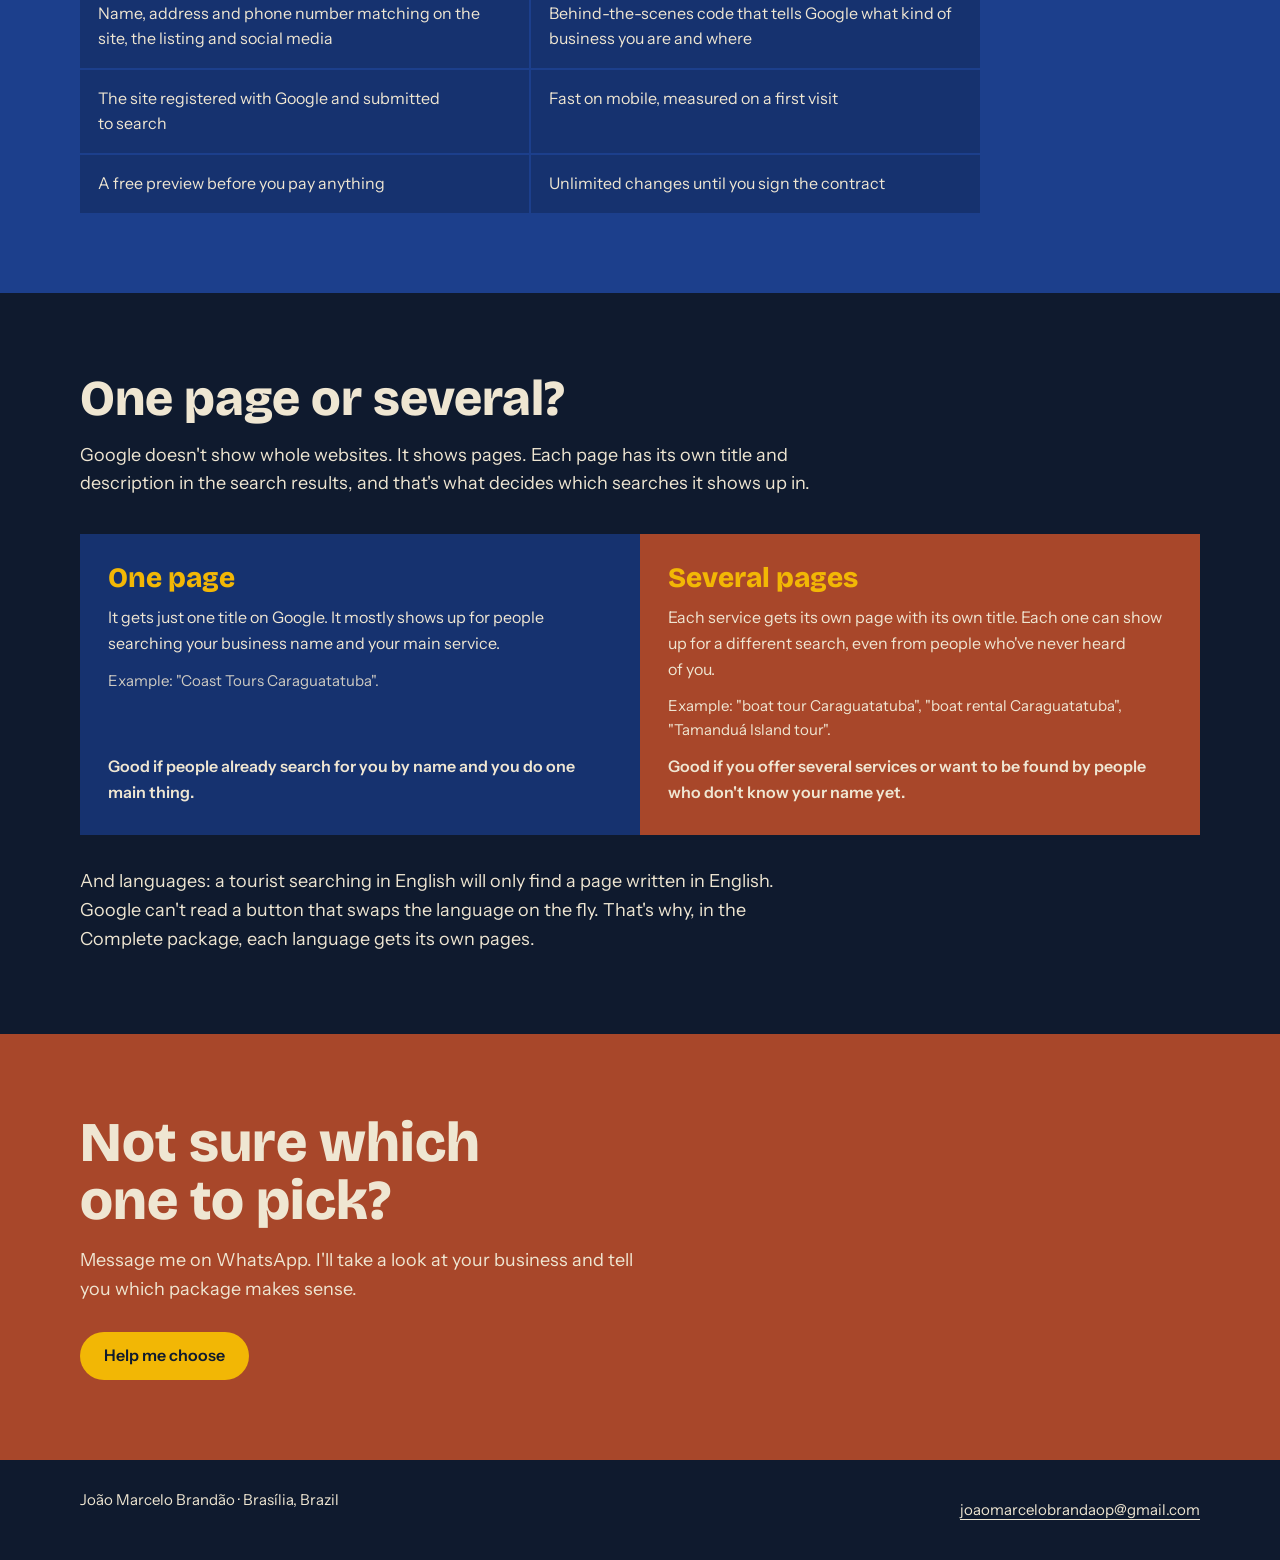
<file: en/pricing.html>
<!doctype html>
<html lang="en">
<head>
<meta charset="utf-8">
<meta name="viewport" content="width=device-width,initial-scale=1">
<title>Pricing · João Marcelo</title>
<meta name="description" content="João Marcelo's website packages: Essential, Professional, Complete and Subscription. All of them built for Google search and AI answers.">
<link rel="icon" href="data:image/svg+xml,%3Csvg xmlns=%27http://www.w3.org/2000/svg%27 viewBox=%270 0 32 32%27%3E%3Crect width=%2732%27 height=%2732%27 fill=%27%23EFE6D2%27/%3E%3Cpath d=%27M0 0h32L0 32z%27 fill=%27%231C3F8C%27/%3E%3Ccircle cx=%2722%27 cy=%2722%27 r=%276%27 fill=%27%23F2B705%27/%3E%3C/svg%3E">
<meta property="og:title" content="Pricing · João Marcelo">
<meta property="og:description" content="João Marcelo's website packages: Essential, Professional, Complete and Subscription. All of them built for Google search and AI answers.">
<meta property="og:type" content="website">
<meta property="og:locale" content="en_US">
<meta property="og:url" content="https://sitesjm.vercel.app/en/pricing.html">
<meta property="og:image" content="https://sitesjm.vercel.app/img/og-sitesjm.png">
<meta name="theme-color" content="#1C3F8C">
<link rel="canonical" href="https://sitesjm.vercel.app/en/pricing.html">
<link rel="alternate" hreflang="pt-BR" href="../pacotes.html">
<link rel="alternate" hreflang="en" href="pricing.html">
<link rel="alternate" hreflang="x-default" href="../pacotes.html">
<link rel="preload" href="../fontes/bricolage-grotesque.woff2" as="font" type="font/woff2" crossorigin>
<link rel="stylesheet" href="../estilo.css">
</head>
<body>
<a class="pular" href="#conteudo">Skip to content</a>

<header class="wrap topo">
  <a class="marca" href="index.html">João Marcelo<span>.</span></a>
  <nav><a href="index.html#projetos">Work</a><a href="how-it-works.html">How it works</a><a href="google.html">On Google</a><a class="ativo" href="pricing.html" aria-current="page">Pricing</a><a href="#contato">Contact</a><a class="lingua" href="../pacotes.html" lang="pt-BR" hreflang="pt-BR">PT</a></nav>
</header>

<main id="conteudo">
<section class="wrap abre">
  <h1>Even the simplest site is ready for Google.</h1>
  <p>Every package gets the same care for Google search and AI answers. The only difference is how big the site is.</p>
</section>

<section class="pacotes">
  <div class="wrap">
    <div class="planos">
      <article class="plano p1">
        <h2>Essential</h2>
        <p class="preco"><strong>R$ 900</strong> for the site</p>
        <p class="mensal">+ R$ 100 a month</p>
        <p>One long page with everything your customers need to know.</p>
        <p class="pra">For businesses with one main service.</p>
        <a class="btn" data-wa="essencial" href="#">I want Essential</a>
      </article>
      <article class="plano p2">
        <h2>Professional</h2>
        <p class="preco"><strong>R$ 1,500</strong> for the site</p>
        <p class="mensal">+ R$ 80 a month</p>
        <p>Up to 5 pages, one for each service. Each page can show up for a different search.</p>
        <p class="pra">For businesses with several services.</p>
        <a class="btn" data-wa="profissional" href="#">I want Professional</a>
      </article>
      <article class="plano p3">
        <h2>Complete</h2>
        <p class="preco"><strong>R$ 2,100</strong> for the site</p>
        <p class="mensal">No monthly fee for 3 months, then R$ 80 a month</p>
        <p>A multi-page site in up to 3 languages, each with its own pages.</p>
        <p class="pra">For tourism, hotels and businesses with international guests.</p>
        <a class="btn" data-wa="completo" href="#">I want Complete</a>
      </article>
      <article class="plano p4">
        <h2>Subscription</h2>
        <p class="preco"><strong>R$ 0</strong> upfront</p>
        <p class="mensal">R$ 149 a month, 12-month minimum</p>
        <p>The same site as Essential, with nothing to pay upfront.</p>
        <p class="pra">For anyone who'd rather pay over time.</p>
        <a class="btn" data-wa="assinatura" href="#">I want Subscription</a>
      </article>
    </div>
    <p class="nota">Prices are in Brazilian reais, for businesses in Brazil. Based somewhere else? Message me and I'll send you a quote. The monthly fee covers hosting, up to 2 small changes a month and a monthly report with your site's Google numbers. The domain is in your name and you pay for it (about R$ 40 to 60 a year in Brazil).</p>
  </div>
</section>

<section class="todos">
  <div class="wrap">
    <h2>Included in every package</h2>
    <p class="lead">When Google's AI or ChatGPT recommends a business, it mostly looks at two places: the Google listing and the business's own website. So I take care of both.</p>
    <ul class="lista">
      <li>Your customers' questions answered on the site, in plain language</li>
      <li>Your Google listing checked and linked to the site</li>
      <li>Name, address and phone number matching on the site, the listing and social media</li>
      <li>Behind-the-scenes code that tells Google what kind of business you are and where</li>
      <li>The site registered with Google and submitted to search</li>
      <li>Fast on mobile, measured on a first visit</li>
      <li>A free preview before you pay anything</li>
      <li>Unlimited changes until you sign the contract</li>
    </ul>
  </div>
</section>

<section class="compara">
  <div class="wrap">
    <h2>One page or several?</h2>
    <p class="lead">Google doesn't show whole websites. It shows pages. Each page has its own title and description in the search results, and that's what decides which searches it shows up in.</p>
    <div class="lados">
      <div class="lado l1">
        <h3>One page</h3>
        <p>It gets just one title on Google. It mostly shows up for people searching your business name and your main service.</p>
        <p class="ex">Example: "Coast Tours Caraguatatuba".</p>
        <p class="bom">Good if people already search for you by name and you do one main thing.</p>
      </div>
      <div class="lado l2">
        <h3>Several pages</h3>
        <p>Each service gets its own page with its own title. Each one can show up for a different search, even from people who've never heard of you.</p>
        <p class="ex">Example: "boat tour Caraguatatuba", "boat rental Caraguatatuba", "Tamanduá Island tour".</p>
        <p class="bom">Good if you offer several services or want to be found by people who don't know your name yet.</p>
      </div>
    </div>
    <p class="lead fim">And languages: a tourist searching in English will only find a page written in English. Google can't read a button that swaps the language on the fly. That's why, in the Complete package, each language gets its own pages.</p>
  </div>
</section>

<section class="contato" id="contato">
  <div class="wrap">
    <h2>Not sure which one to pick?</h2>
    <p>Message me on WhatsApp. I'll take a look at your business and tell you which package makes sense.</p>
    <a class="btn" data-wa="duvida" href="#">Help me choose</a>
  </div>
</section>
</main>

<footer class="rodape">
  <div class="wrap">
    <span>João Marcelo Brandão · Brasília, Brazil</span>
    <a href="mailto:joaomarcelobrandaop@gmail.com">joaomarcelobrandaop@gmail.com</a>
  </div>
</footer>

<script>
/* ===== CONFIG: dados que você pode editar ===== */
const CONFIG = {
  whatsapp: "5561999986693",
  mensagens: {
    essencial: "Hi João! I'm interested in the Essential package. My business is:",
    profissional: "Hi João! I'm interested in the Professional package. My business is:",
    completo: "Hi João! I'm interested in the Complete package. My business is:",
    assinatura: "Hi João! I'm interested in the Subscription. My business is:",
    duvida: "Hi João! I'm not sure which package to pick. My business is:"
  }
};

/* ===== INTEGRACOES: tudo desligado. Ligar só com banner de consentimento (regra 8). ===== */
const INTEGRACOES = {
  ga4: { ligado: false, id: "" },
  pixel: { ligado: false, id: "" }
};

document.querySelectorAll("[data-wa]").forEach(a => {
  const msg = CONFIG.mensagens[a.dataset.wa] || "";
  a.href = "https://wa.me/" + CONFIG.whatsapp + "?text=" + encodeURIComponent(msg);
  a.target = "_blank"; a.rel = "noopener";
});
</script>
</body>
</html>
</file>
<file: estilo.css>
/* fontes guardadas junto com o site (regra 8: nada de IP do visitante indo ao Google) */
@font-face{font-family:"Bricolage Grotesque";font-style:normal;font-weight:500 800;font-display:swap;
  src:url(fontes/bricolage-grotesque.woff2) format("woff2")}
@font-face{font-family:"Instrument Sans";font-style:normal;font-weight:400 600;font-display:swap;
  src:url(fontes/instrument-sans.woff2) format("woff2")}
:root{
  --azul:#1C3F8C; --azul-esc:#16326F; --ipe:#F2B705; --terra:#A8472A;
  --papel:#EFE6D2; --noite:#0F1A2E; --ipe-claro:#FFC933;
  --ease-out:cubic-bezier(0.23,1,0.32,1);
}
*{box-sizing:border-box;margin:0;padding:0}
html{scroll-behavior:smooth}
body{font:16px/1.6 "Instrument Sans",system-ui,sans-serif;color:var(--papel);background:var(--azul);overflow-x:hidden}
img{display:block;max-width:100%;height:auto}
a{color:inherit}
h1,h2,h3{font-family:"Bricolage Grotesque",sans-serif;font-weight:800;line-height:1.04;text-wrap:balance}
.wrap{max-width:1160px;margin:0 auto;padding:0 20px}
:focus-visible{outline:3px solid var(--ipe);outline-offset:3px}

.btn{display:inline-flex;align-items:center;gap:10px;min-height:48px;padding:0 24px;border-radius:999px;
  background:var(--ipe);color:var(--noite);font-weight:600;text-decoration:none;transition:transform .16s var(--ease-out)}
.btn:active{transform:scale(.97)}
.btn svg{width:20px;height:20px}

/* ---------- topo ---------- */
.topo{display:flex;justify-content:space-between;align-items:center;padding-block:18px}
.marca{display:inline-flex;align-items:center;min-height:44px;font-family:"Bricolage Grotesque";font-weight:800;font-size:20px;text-decoration:none}
.marca span{color:var(--ipe)}
.topo nav{display:flex;gap:4px}
.topo nav a{display:inline-flex;align-items:center;min-height:44px;padding:0 12px;text-decoration:none;font-weight:600;opacity:.85}
.topo nav a:hover{opacity:1}

/* ---------- hero ---------- */
.hero{display:grid;grid-template-columns:1.15fr 1fr;gap:48px;align-items:center;padding-block:48px 88px}
.hero h1{font-size:clamp(40px,6.6vw,84px);letter-spacing:-.02em}
.hero h1 em{font-style:normal;color:var(--ipe)}
.hero p{max-width:46ch;margin:22px 0 30px;font-size:18px;opacity:.92}

/* painel de azulejos: assinatura da página */
.painel{display:grid;grid-template-columns:repeat(4,1fr);aspect-ratio:1}
.az{background:var(--papel);position:relative;overflow:hidden}
.az::before{content:"";position:absolute;inset:0}
.q1::before{background:radial-gradient(circle at 0 0,var(--azul) 70%,transparent 71%)}
.q2::before{background:radial-gradient(circle at 100% 100%,var(--azul) 70%,transparent 71%)}
.t1::before{background:linear-gradient(135deg,var(--azul) 50%,transparent 50%)}
.t2::before{background:linear-gradient(-45deg,var(--terra) 50%,transparent 50%)}
.h1::before{background:linear-gradient(var(--azul) 50%,transparent 50%)}
.c1::before{background:radial-gradient(circle,var(--ipe) 34%,transparent 35%)}
@media (prefers-reduced-motion:no-preference){
  .painel .az{animation:assenta .5s var(--ease-out) both;animation-delay:calc(var(--i) * 45ms)}
  @keyframes assenta{from{opacity:0;transform:scale(.94)}}
}

/* ---------- projetos ---------- */
.projetos{background:var(--papel);color:var(--noite);padding:80px 0 96px}
.projetos h2{font-size:clamp(34px,4.6vw,56px);color:var(--azul);max-width:16ch}
.legenda{display:flex;flex-wrap:wrap;gap:12px 28px;margin-top:18px;font-size:15px}
.legenda span{display:inline-flex;align-items:center;gap:8px}

.grade{display:grid;grid-template-columns:repeat(6,1fr);margin-top:44px}
.proj{grid-column:span 3;display:flex;flex-direction:column;text-decoration:none;color:var(--papel)}
.proj.grande{grid-column:span 4}
.proj .foto{position:relative;overflow:hidden;aspect-ratio:16/10;background:var(--noite)}
.proj .foto img{width:100%;height:100%;object-fit:cover;object-position:top;transition:transform .5s var(--ease-out)}
@media (hover:hover) and (pointer:fine){ .proj:hover .foto img{transform:scale(1.03)} }
.proj .info{flex:1;padding:24px 26px 28px;display:flex;flex-direction:column;gap:6px}
.proj h3{font-size:28px}
.proj .onde{font-weight:600;opacity:.8}
.proj p{opacity:.92;max-width:52ch}
.proj .ver{margin-top:auto;padding-top:12px;font-weight:600;color:var(--ipe);text-decoration:underline;text-underline-offset:4px}
.cor-azul .info{background:var(--azul)}
.cor-terra .info{background:var(--terra)}
.cor-noite .info{background:var(--noite)}
.cor-azulesc .info{background:var(--azul-esc)}

.marcas{display:flex;flex-wrap:wrap;gap:8px;position:absolute;top:14px;left:14px}
.selo{display:inline-flex;align-items:center;gap:7px;min-height:30px;padding:0 12px 0 8px;border-radius:999px;font-size:14px;font-weight:600;background:var(--papel);color:var(--noite)}
.selo i{width:14px;height:14px;flex:none}
.selo.ext i{background:linear-gradient(135deg,var(--azul) 50%,var(--ipe) 50%)}
.selo.mvp i{background:radial-gradient(circle,var(--terra) 45%,transparent 46%);border:2px solid var(--terra);border-radius:50%}
.legenda .selo{background:#fff8}

/* números do Pena de Ouro */
.numeros{grid-column:span 2;background:var(--ipe);color:var(--noite);padding:32px 28px;display:flex;flex-direction:column;justify-content:center;gap:22px}
.numeros strong{display:block;font-family:"Bricolage Grotesque";font-size:clamp(44px,5vw,64px);line-height:1;font-variant-numeric:tabular-nums}
.numeros span{display:block;margin-top:4px}
.numeros small{font-size:14px;opacity:.8}

/* ---------- como trabalho ---------- */
.como{background:var(--azul);padding:88px 0}
.como h2{font-size:clamp(32px,4.4vw,52px);max-width:18ch}
.passos{list-style:none;display:grid;grid-template-columns:repeat(3,1fr);gap:0;margin-top:44px;counter-reset:p}
.passos li{padding:28px;counter-increment:p;background:var(--azul-esc)}
.passos li:nth-child(2){background:var(--terra)}
.passos li:nth-child(3){background:var(--noite)}
.passos li::before{content:counter(p);display:block;font-family:"Bricolage Grotesque";font-weight:800;font-size:52px;line-height:1;color:var(--ipe);margin-bottom:14px}
.passos h3{font-size:24px;margin-bottom:8px}
.passos-4{grid-template-columns:repeat(4,1fr);margin-bottom:36px}
.passos-4 li:nth-child(4){background:var(--azul-esc)}
.passos-4 li:nth-child(1){background:var(--noite)}

/* ---------- página: como funciona ---------- */
.ativo{opacity:1!important;text-decoration:underline!important;text-underline-offset:6px}
.abre{padding-block:40px 72px}
.abre h1{font-size:clamp(40px,6.4vw,80px);letter-spacing:-.02em;max-width:14ch}
.abre p{max-width:52ch;margin-top:20px;font-size:18px;opacity:.92}
.etapa{padding:80px 0;color:var(--papel)}
.etapa .wrap{display:grid;grid-template-columns:160px 1fr;gap:40px}
.etapa .n{font-family:"Bricolage Grotesque";font-weight:800;font-size:120px;line-height:.85;color:var(--ipe)}
.etapa h2{font-size:clamp(30px,4vw,48px);max-width:20ch;margin-bottom:18px}
.etapa p{max-width:60ch;font-size:18px;margin-bottom:14px}
.etapa ul{list-style:none;display:grid;grid-template-columns:repeat(2,1fr);gap:2px;margin:26px 0 8px;max-width:760px}
.etapa li{padding:16px 18px;background:#0002}
.etapa .recebe{margin-top:22px;font-weight:600;color:var(--ipe)}
.e1{background:var(--noite)} .e2{background:var(--azul-esc)} .e3{background:var(--terra)} .e4{background:var(--azul)}
.e2 .exemplo{margin-top:26px;padding:24px;background:var(--papel);color:var(--noite);max-width:760px}
.e2 .exemplo h3{font-size:22px;margin-bottom:8px;color:var(--azul)}
.e2 .exemplo p{font-size:16px}
.e2 .exemplo ul{margin-top:14px}
.e2 .exemplo li{background:#1C3F8C14}

/* ---------- contato ---------- */
.contato{background:var(--terra);padding:80px 0}
.contato h2{font-size:clamp(32px,4.6vw,56px);max-width:16ch;margin-bottom:16px}
.contato p{max-width:48ch;margin-bottom:28px;font-size:18px}
.rodape{background:var(--noite);padding:28px 0;font-size:15px}
.rodape .wrap{display:flex;flex-wrap:wrap;justify-content:space-between;gap:12px}
.rodape a{display:inline-flex;align-items:center;min-height:44px}

@media (max-width:860px){
  .hero{grid-template-columns:1fr;padding-block:24px 64px;gap:36px}
  .painel{max-width:340px}
  .grade{grid-template-columns:1fr}
  .proj,.proj.grande,.numeros{grid-column:auto}
  .passos,.passos-4{grid-template-columns:1fr}
  .etapa{padding:56px 0}
  .etapa .wrap{grid-template-columns:1fr;gap:12px}
  .etapa .n{font-size:72px}
  .etapa ul{grid-template-columns:1fr}
  .topo{flex-wrap:wrap;padding-block:10px 4px}
  .topo nav{width:100%;flex-wrap:wrap;justify-content:space-between}
  .topo nav a{padding:0 6px;font-size:15px;white-space:nowrap}
  .topo nav a:first-child{padding-left:0}
  .topo nav a:last-child{padding-right:0}
}

/* ---------- página: pacotes ---------- */
.pacotes{background:var(--papel);color:var(--noite);padding:72px 0}
.planos{display:grid;grid-template-columns:repeat(4,1fr)}
.plano{padding:30px 26px;display:flex;flex-direction:column;gap:10px;color:var(--papel)}
.plano h2{font-size:30px}
.plano .preco strong{font-family:"Bricolage Grotesque";font-size:40px;font-weight:800;color:var(--ipe);font-variant-numeric:tabular-nums}
.plano .mensal{font-weight:600}
.plano .pra{opacity:.85;font-size:15px}
.plano .btn{margin-top:auto;align-self:flex-start}
.p1{background:var(--azul)} .p2{background:var(--terra)} .p3{background:var(--noite)} .p4{background:var(--azul-esc)}
.pacotes .nota{max-width:70ch;margin-top:24px;font-size:15px}
.todos{background:var(--azul);padding:80px 0}
.todos h2,.compara h2{font-size:clamp(30px,4.2vw,50px);max-width:20ch}
.lead{max-width:62ch;font-size:18px;margin-top:16px}
.lista{list-style:none;display:grid;grid-template-columns:repeat(2,1fr);gap:2px;margin-top:32px;max-width:900px}
.lista li{padding:16px 18px;background:var(--azul-esc)}
.compara{background:var(--noite);padding:80px 0}
.lados{display:grid;grid-template-columns:1fr 1fr;margin-top:36px}
.lado{padding:30px 28px;display:flex;flex-direction:column;gap:12px}
.l1{background:var(--azul-esc)} .l2{background:var(--terra)}
.lado h3{font-size:28px;color:var(--ipe)}
.lado .ex{font-size:15px;opacity:.85}
.lado .bom{font-weight:600;margin-top:auto}
.compara .fim{margin-top:32px}
@media (max-width:1000px){ .planos{grid-template-columns:1fr 1fr} }
@media (max-width:860px){ .planos,.lista,.lados{grid-template-columns:1fr} }

/* contraste sobre terra: amarelo só em letra grande; texto pequeno em creme cheio */
.cor-terra .ver,.e3 .recebe{color:var(--papel)}
.cor-terra .onde,.cor-terra p,.p2 .pra,.l2 .ex{opacity:1}

/* ---------- acabamento ---------- */
::selection{background:var(--ipe);color:var(--noite)}
p,li{text-wrap:pretty}
.pular{position:absolute;left:16px;top:-60px;z-index:10;padding:12px 18px;background:var(--ipe);color:var(--noite);font-weight:600;border-radius:999px;text-decoration:none}
.pular:focus{top:12px}
.sr{position:absolute;width:1px;height:1px;overflow:hidden;clip:rect(0 0 0 0);white-space:nowrap}
.rodape a{text-underline-offset:4px}
@media (hover:hover) and (pointer:fine){
  .btn{transition:transform .16s var(--ease-out),background-color .16s ease}
  .btn:hover{background:var(--ipe-claro)}
  .proj:hover .ver{text-decoration-thickness:2px}
}
.topo nav .lingua{opacity:1;color:var(--ipe);letter-spacing:.04em}

/* ---------- página: no Google ---------- */
.exemplo-feira{background:var(--papel);color:var(--noite);padding:80px 0}
.exemplo-feira h2{font-size:clamp(30px,4.2vw,50px);color:var(--azul);max-width:20ch}
.buscas{width:100%;max-width:640px;margin-top:32px;border-collapse:collapse;font-variant-numeric:tabular-nums}
.buscas th,.buscas td{padding:14px 16px;text-align:left}
.buscas th{font-size:15px;background:var(--azul);color:var(--papel)}
.buscas td:last-child,.buscas th:last-child{text-align:right;white-space:nowrap}
.buscas tbody tr:nth-child(odd){background:#1C3F8C14}
.sub{font-size:clamp(24px,3vw,32px);color:var(--azul);margin-top:56px}
.barras{list-style:none;display:grid;gap:2px;margin-top:24px;max-width:900px}
.barras li{display:grid;grid-template-columns:200px 1fr 72px;grid-template-areas:"rot barra num" ". obs obs";align-items:center;gap:4px 16px;padding:16px 18px;background:var(--azul);color:var(--papel)}
.barras li:nth-child(2){background:var(--azul-esc)}
.barras li:nth-child(3){background:var(--terra)}
.barras li:nth-child(4){background:var(--noite)}
.barras .rot{grid-area:rot;font-weight:600}
.barras .barra{grid-area:barra;height:14px;background:#EFE6D233;position:relative}
.barras .barra::after{content:"";position:absolute;inset:0 auto 0 0;width:calc(var(--v) * 1%);min-width:4px;background:var(--ipe);transform-origin:left}
.barras .num{grid-area:num;text-align:right;font-family:"Bricolage Grotesque";font-weight:800;font-size:24px;font-variant-numeric:tabular-nums}
.barras .obs{grid-area:obs;font-size:15px}
@media (prefers-reduced-motion:no-preference){
  .js .barras.vista .barra::after{animation:cresce .7s var(--ease-out) both;animation-delay:calc(var(--v) * 4ms)}
  @keyframes cresce{from{transform:scaleX(0)}}
}
.nota-ex{max-width:62ch;margin-top:24px;font-size:16px}
.e4 .real{margin-top:28px;padding:26px;background:var(--ipe);color:var(--noite);max-width:760px}
.e4 .real-t{font-family:"Bricolage Grotesque";font-weight:800;font-size:22px;margin-bottom:6px}
.e4 .real p{font-size:16px}
.real-n{display:grid;grid-template-columns:repeat(3,1fr);gap:16px;margin:18px 0 12px}
.real-n strong{display:block;font-family:"Bricolage Grotesque";font-size:clamp(34px,4vw,48px);line-height:1;font-variant-numeric:tabular-nums}
.real-n span{display:block;margin-top:4px;font-size:15px}
.e4 .real small{font-size:14px}
.e3 li strong,.e1 li strong{color:var(--ipe)}
.e3 li strong{color:var(--papel);text-decoration:underline;text-underline-offset:3px}
@media (max-width:860px){
  .barras li{grid-template-columns:1fr auto;grid-template-areas:"rot num" "barra barra" "obs obs"}
  .real-n{grid-template-columns:1fr}
}

/* ---------- rodapé com mapa do site ---------- */
.rodape-g{display:grid!important;grid-template-columns:1fr 1.2fr;gap:28px 48px;padding-block:24px}
.rodape-g p{margin-bottom:10px;max-width:42ch}
.r-nome{font-family:"Bricolage Grotesque";font-weight:800;font-size:20px}
.rodape-g nav{display:grid;grid-template-columns:1fr 1fr;gap:0 24px;align-content:start}
.rodape-g nav a,.rodape-g p a{min-height:44px;display:inline-flex;align-items:center}
.rodape-g p a{min-height:32px}
@media (max-width:640px){ .rodape-g,.rodape-g nav{grid-template-columns:1fr} }

/* ---------- fontes, links claros ---------- */
.sub-claro{font-size:clamp(22px,2.6vw,28px);margin-top:44px}
.fontes{list-style:none;margin-top:16px;display:grid;gap:2px;max-width:900px;font-size:15px}
.fontes li{padding:12px 16px;background:var(--azul-esc)}
.fontes a,.todos .lista a,.link-claro{color:var(--papel);text-underline-offset:4px}
.todos .lista a strong{color:var(--ipe)}
.link-claro{display:inline-flex;align-items:center;min-height:44px;font-weight:600}
.etapa p a{color:inherit;text-underline-offset:4px}

/* ---------- perguntas frequentes ---------- */
.faq{background:var(--papel);color:var(--noite);padding:56px 0 80px}
.faq .wrap{display:grid;gap:2px;max-width:860px}
.faq details{background:var(--azul);color:var(--papel)}
.faq details:nth-child(4n+2){background:var(--azul-esc)}
.faq details:nth-child(4n+3){background:var(--terra)}
.faq details:nth-child(4n+4){background:var(--noite)}
.faq summary{cursor:pointer;list-style:none;display:flex;justify-content:space-between;gap:16px;align-items:center;min-height:56px;padding:14px 20px;font-family:"Bricolage Grotesque";font-weight:800;font-size:20px;line-height:1.25}
.faq summary::-webkit-details-marker{display:none}
.faq summary::after{content:"+";flex:none;font-size:28px;line-height:1;color:var(--ipe)}
.faq details[open] summary::after{content:"–"}
.faq details p{padding:0 20px 20px;max-width:62ch;font-size:17px}
.faq details:nth-child(4n+3) summary::after{color:var(--papel)}

/* ---------- para quem (home) ---------- */
.paraquem{background:var(--noite);padding:80px 0}
.paraquem h2{font-size:clamp(30px,4.2vw,50px);max-width:20ch}
.paraquem .cards{display:grid;grid-template-columns:repeat(3,1fr);margin-top:36px}
.paraquem .card{display:flex;flex-direction:column;gap:10px;padding:28px 26px;text-decoration:none;color:var(--papel)}
.paraquem .card:nth-child(1){background:var(--azul)} .paraquem .card:nth-child(2){background:var(--terra)} .paraquem .card:nth-child(3){background:var(--azul-esc)}
.paraquem .card h3{font-size:26px}
.paraquem .card .ver{margin-top:auto;padding-top:8px;font-weight:600;text-decoration:underline;text-underline-offset:4px}
@media (max-width:860px){ .paraquem .cards{grid-template-columns:1fr} }
</file>
